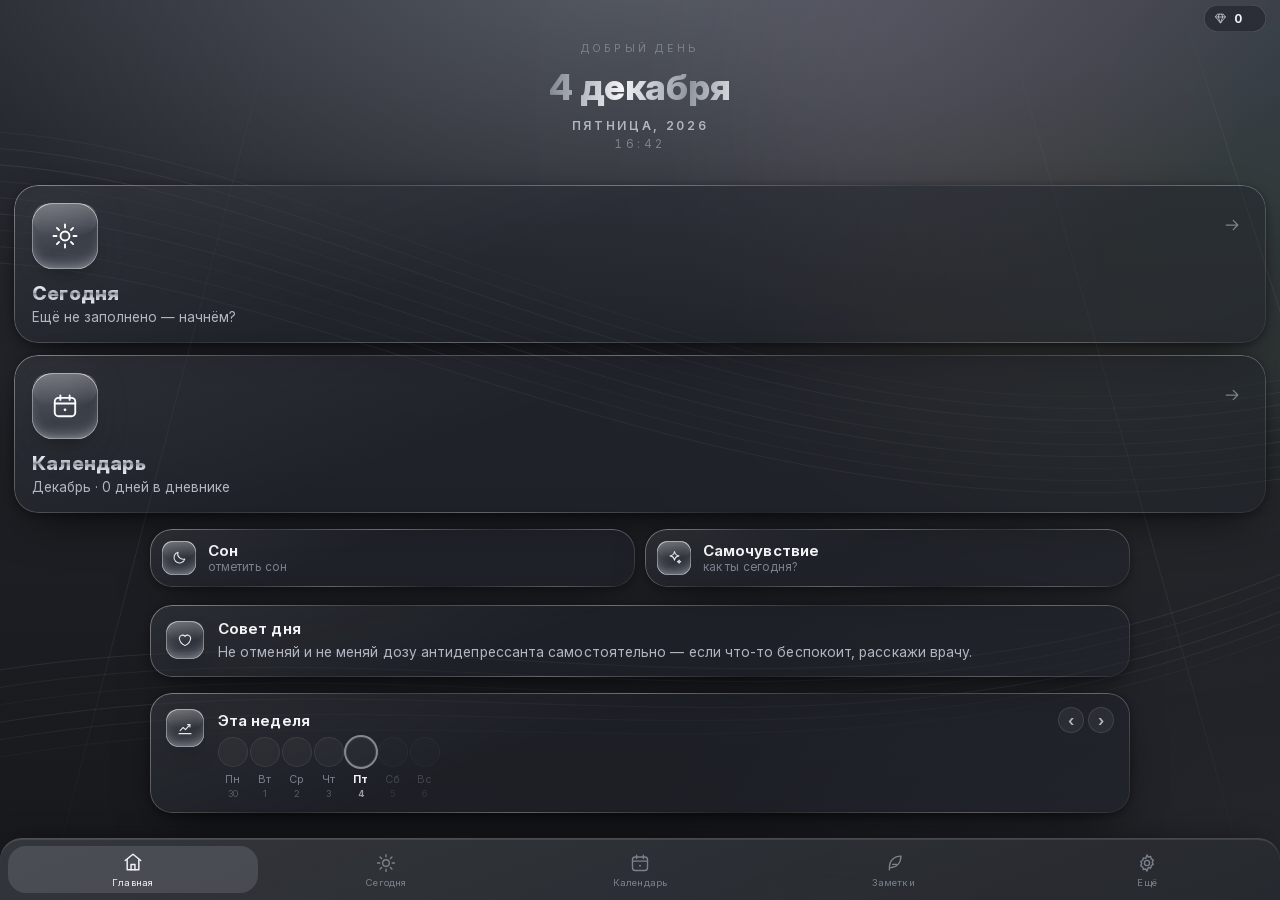
<file: index.html>
<!DOCTYPE html>
<html lang="ru" data-theme="silver">
<head>
  <meta charset="UTF-8">
  <meta name="viewport" content="width=device-width, initial-scale=1, viewport-fit=cover, maximum-scale=1">
  <meta name="apple-mobile-web-app-capable" content="yes">
  <meta name="mobile-web-app-capable" content="yes">
  <meta name="apple-mobile-web-app-status-bar-style" content="black-translucent">
  <meta name="apple-mobile-web-app-title" content="My Diary">
  <meta name="theme-color" content="#0b0c10">
  <link rel="manifest" href="manifest.webmanifest">
  <link rel="apple-touch-icon" sizes="180x180" href="apple-touch-icon-v2.png">
  <meta http-equiv="Content-Security-Policy" content="default-src 'self'; img-src 'self' data: blob:; style-src 'self' 'unsafe-inline'; script-src 'self'; connect-src 'self' https://api.github.com https://*.workers.dev">
  <title>My Diary</title>
  <link rel="stylesheet" href="styles.css">
  <link rel="stylesheet" href="silver.css">
  <link rel="stylesheet" href="mobile.css">
</head>
<body>
  <div id="bg"><div class="blob b1"></div><div class="blob b2"></div><div class="blob b3"></div><div class="blob b4"></div><div class="grain"></div></div>
  <div id="app">
    <div id="titlebar">
      <div class="tb-title"><img src="icon.svg" alt="">My Diary</div>
      <div class="tb-right"><button id="gem-badge" class="gem-badge" title="Кристаллы — раздел «Отдых»"></button>
      <div class="win-ctrls">
        <button id="w-min" title="Свернуть"><svg viewBox="0 0 10 10"><path d="M0 5h10" stroke="currentColor" stroke-width="1"/></svg></button>
        <button id="w-max" title="Развернуть"><svg viewBox="0 0 10 10"><rect x=".5" y=".5" width="9" height="9" fill="none" stroke="currentColor"/></svg></button>
        <button id="w-close" class="close" title="Закрыть"><svg viewBox="0 0 10 10"><path d="M0 0l10 10M10 0L0 10" stroke="currentColor" stroke-width="1"/></svg></button>
      </div></div>
    </div>
    <div id="main">
      <div id="side-handle"><div class="arrow glass"><svg viewBox="0 0 12 12"><path d="M4 2l4 4-4 4" fill="none" stroke="currentColor" stroke-width="1.6" stroke-linecap="round" stroke-linejoin="round"/></svg></div></div>
      <nav id="sidebar" class="glass"></nav>
      <div id="views"></div>
    </div>
  </div>
  <script src="js/webapi.js"></script>
  <script src="js/util.js"></script>
  <script src="js/catalog.js"></script>
  <script src="js/store.js"></script>
  <script src="js/periods.js"></script>
  <script src="js/metrics.js"></script>
  <script src="js/components.js"></script><script src="js/checkin.js"></script>
  <script src="js/icons.js"></script>
  <script src="js/photos.js"></script>
  <script src="js/silhouette.js"></script>
  <script src="js/sleepline.js"></script>
  <script src="js/charts.js"></script>
  <script src="js/report.js"></script>
  <script src="js/care-coupons.js"></script>
  <script src="js/game.js"></script>
  <script src="js/tests-data.js"></script>
  <script src="js/articles.js"></script>
  <script src="js/views/home.js"></script>
  <script src="js/views/day.js"></script>
  <script src="js/views/calendar.js"></script>
  <script src="js/views/analytics.js"></script>
  <script src="js/views/profile.js"></script>
  <script src="js/views/tests.js"></script>
  <script src="js/views/library.js"></script>
  <script src="js/relics.js"></script>
  <script src="js/caseart.js"></script>
  <script src="js/views/games.js"></script>
  <script src="js/journal-data.js"></script>
  <script src="js/paper-release.js"></script><script src="js/portrait-deck.js"></script><script src="js/views/journal.js"></script>
  <script src="js/views/sync-ui.js"></script>
  <script src="js/views/settings.js"></script>
  <script src="js/views/export.js"></script>
  <script src="js/config.js"></script>
  <script src="js/sync.js"></script>
  <script src="js/reminders.js"></script>
  <script src="js/app.js"></script>
  <script src="js/mobile.js"></script>
</body>
</html>
</file>
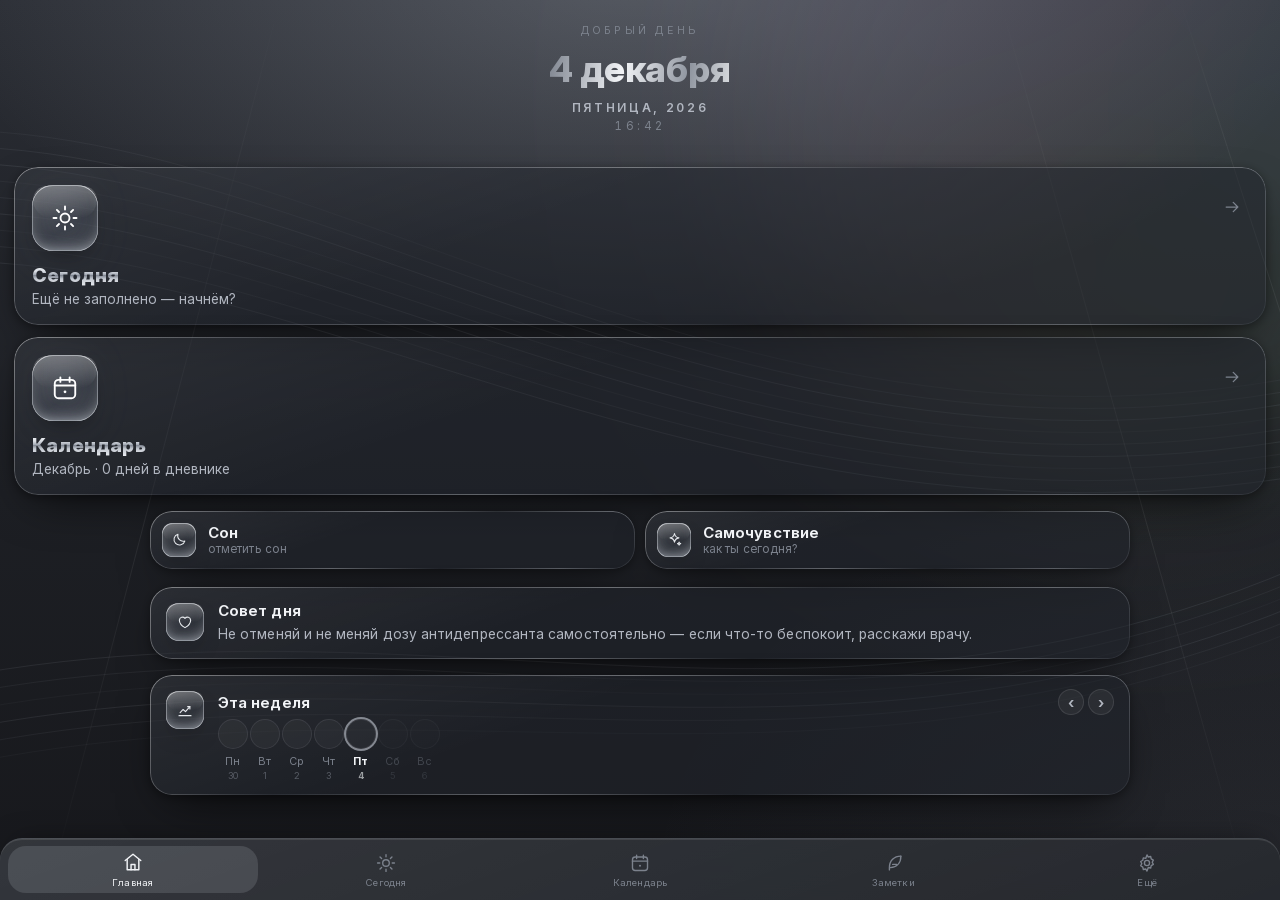
<file: 7zE42D4C591/index.html>
<!DOCTYPE html>
<html lang="ru" data-theme="silver">
<head>
  <meta charset="UTF-8">
  <meta name="viewport" content="width=device-width, initial-scale=1, viewport-fit=cover, maximum-scale=1">
  <meta name="apple-mobile-web-app-capable" content="yes">
  <meta name="mobile-web-app-capable" content="yes">
  <meta name="apple-mobile-web-app-status-bar-style" content="black-translucent">
  <meta name="apple-mobile-web-app-title" content="My Diary">
  <meta name="theme-color" content="#0b0c10">
  <link rel="manifest" href="manifest.webmanifest">
  <link rel="apple-touch-icon" href="apple-touch-icon.png">
  <meta http-equiv="Content-Security-Policy" content="default-src 'self'; img-src 'self' data: blob:; style-src 'self' 'unsafe-inline'; script-src 'self'; connect-src 'self' https://api.github.com https://*.workers.dev">
  <title>My Diary</title>
  <link rel="stylesheet" href="styles.css">
  <link rel="stylesheet" href="silver.css">
  <link rel="stylesheet" href="mobile.css">
</head>
<body>
  <div id="bg"><div class="blob b1"></div><div class="blob b2"></div><div class="blob b3"></div><div class="blob b4"></div><div class="grain"></div></div>
  <div id="app">
    <div id="titlebar">
      <div class="tb-title"><img src="icon.svg" alt="">My Diary</div>
      <div class="tb-right"><button id="gem-badge" class="gem-badge" title="Кристаллы — раздел «Отдых»"></button>
      <div class="win-ctrls">
        <button id="w-min" title="Свернуть"><svg viewBox="0 0 10 10"><path d="M0 5h10" stroke="currentColor" stroke-width="1"/></svg></button>
        <button id="w-max" title="Развернуть"><svg viewBox="0 0 10 10"><rect x=".5" y=".5" width="9" height="9" fill="none" stroke="currentColor"/></svg></button>
        <button id="w-close" class="close" title="Закрыть"><svg viewBox="0 0 10 10"><path d="M0 0l10 10M10 0L0 10" stroke="currentColor" stroke-width="1"/></svg></button>
      </div></div>
    </div>
    <div id="main">
      <div id="side-handle"><div class="arrow glass"><svg viewBox="0 0 12 12"><path d="M4 2l4 4-4 4" fill="none" stroke="currentColor" stroke-width="1.6" stroke-linecap="round" stroke-linejoin="round"/></svg></div></div>
      <nav id="sidebar" class="glass"></nav>
      <div id="views"></div>
    </div>
  </div>
  <script src="js/webapi.js"></script>
  <script src="js/util.js"></script>
  <script src="js/catalog.js"></script>
  <script src="js/store.js"></script>
  <script src="js/metrics.js"></script>
  <script src="js/components.js"></script>
  <script src="js/icons.js"></script>
  <script src="js/photos.js"></script>
  <script src="js/silhouette.js"></script>
  <script src="js/sleepline.js"></script>
  <script src="js/charts.js"></script>
  <script src="js/report.js"></script>
  <script src="js/care-coupons.js"></script>
  <script src="js/game.js"></script>
  <script src="js/tests-data.js"></script>
  <script src="js/articles.js"></script>
  <script src="js/views/home.js"></script>
  <script src="js/views/day.js"></script>
  <script src="js/views/calendar.js"></script>
  <script src="js/views/analytics.js"></script>
  <script src="js/views/profile.js"></script>
  <script src="js/views/tests.js"></script>
  <script src="js/views/library.js"></script>
  <script src="js/relics.js"></script>
  <script src="js/caseart.js"></script>
  <script src="js/views/games.js"></script>
  <script src="js/journal-data.js"></script>
  <script src="js/views/journal.js"></script>
  <script src="js/views/sync-ui.js"></script>
  <script src="js/views/settings.js"></script>
  <script src="js/views/export.js"></script>
  <script src="js/config.js"></script>
  <script src="js/sync.js"></script>
  <script src="js/reminders.js"></script>
  <script src="js/app.js"></script>
  <script src="js/mobile.js"></script>
</body>
</html>
</file>
<file: styles.css>
/* ============ Themes ============ */
:root {
  --ov: 255,255,255;
  --font: 'Segoe UI Variable Text', 'Segoe UI', system-ui, -apple-system, 'Inter', 'Noto Sans', sans-serif;
  --font-head: 'Segoe UI Variable Display', 'Segoe UI', system-ui, -apple-system, 'Inter', 'Noto Sans', sans-serif;
  --accent: #8b7cf6; --accent-2: #ec6fa5; --accent-rgb: 139,124,246; --on-accent: #fff;
  --glass-k: .6;
  --blur: calc(10px + 26px * var(--glass-k));
  --radius: 22px; --radius-sm: 14px;
  --spring: cubic-bezier(.34, 1.56, .64, 1);
  --ease: cubic-bezier(.22, .8, .24, 1);
  --fs: 1;
}
html[data-theme="glass"] {
  --bg: #efeaf7; --blob1: rgba(var(--accent-rgb), .55); --blob2: #ffc9df; --blob3: #b9dcff; --blob4: #fff1c9;
  --surface: rgba(255,255,255, calc(.28 + .3 * (1 - var(--glass-k)))); --surface-strong: rgba(255,255,255,.62); --surface-solid: #fbf9ff;
  --border: rgba(255,255,255,.75); --border-2: rgba(80,60,140,.10); --hl: rgba(255,255,255,.9);
  --shadow: 0 10px 40px -12px rgba(60,40,120,.22), 0 2px 8px -2px rgba(60,40,120,.08);
  --text: #1f1a33; --text-2: #5a5470; --text-3: #8f8aa3; --field: rgba(255,255,255,.55);
  color-scheme: light;
}
html[data-theme="night"] {
  --bg: #0f0f1f; --blob1: rgba(var(--accent-rgb), .42); --blob2: rgba(190,60,140,.35); --blob3: rgba(40,90,200,.35); --blob4: rgba(60,30,120,.4);
  --surface: rgba(255,255,255, calc(.05 + .06 * (1 - var(--glass-k)))); --surface-strong: rgba(40,38,70,.75); --surface-solid: #1d1b33;
  --border: rgba(255,255,255,.13); --border-2: rgba(255,255,255,.08); --hl: rgba(255,255,255,.18);
  --shadow: 0 14px 44px -12px rgba(0,0,0,.6), 0 2px 8px rgba(0,0,0,.25);
  --text: #f1eefc; --text-2: #b9b4d0; --text-3: #7f7a98; --field: rgba(255,255,255,.07);
  color-scheme: dark;
}
html[data-theme="powder"] {
  --font-head: 'Georgia', 'Cambria', 'Times New Roman', serif;
  --bg: #fbf1ea; --blob1: rgba(var(--accent-rgb), .30); --blob2: #f7cdbd; --blob3: #ecd6f3; --blob4: #fbe3c5;
  --surface: rgba(255,250,246, calc(.55 + .25 * (1 - var(--glass-k)))); --surface-strong: rgba(255,250,246,.88); --surface-solid: #fffaf6;
  --border: rgba(255,255,255,.9); --border-2: rgba(140,90,70,.12); --hl: rgba(255,255,255,.95);
  --shadow: 0 16px 40px -18px rgba(150,90,70,.28), 0 1px 3px rgba(150,90,70,.08);
  --text: #3b2a26; --text-2: #7a625a; --text-3: #ad958c; --field: rgba(255,255,255,.7);
  --radius: 28px; --radius-sm: 18px;
  color-scheme: light;
}
html[data-theme="minimal"] {
  --bg: #f4f4f2; --blob1: transparent; --blob2: transparent; --blob3: transparent; --blob4: transparent;
  --surface: #ffffff; --surface-strong: #ffffff; --surface-solid: #ffffff;
  --border: #e6e5e1; --border-2: #ebeae6; --hl: transparent;
  --shadow: 0 1px 2px rgba(0,0,0,.04);
  --text: #1b1b1a; --text-2: #5c5b57; --text-3: #94938d; --field: #f6f6f4;
  --blur: 0px; --radius: 16px; --radius-sm: 10px;
  color-scheme: light;
}
html[data-theme="aurora"] {
  --bg: #071318; --blob1: rgba(var(--accent-rgb), .45); --blob2: rgba(30,180,160,.42); --blob3: rgba(110,70,210,.45); --blob4: rgba(20,110,140,.4);
  --surface: rgba(255,255,255, calc(.05 + .06 * (1 - var(--glass-k)))); --surface-strong: rgba(18,40,48,.8); --surface-solid: #10262c;
  --border: rgba(160,255,240,.14); --border-2: rgba(255,255,255,.07); --hl: rgba(200,255,250,.2);
  --shadow: 0 14px 44px -12px rgba(0,0,0,.65);
  --text: #e9fbf8; --text-2: #a6c9c5; --text-3: #6d8f8c; --field: rgba(255,255,255,.07);
  color-scheme: dark;
}
html { font-size: calc(15px * var(--fs)); }
* { box-sizing: border-box; }
html, body { margin: 0; height: 100%; overflow: hidden; }
body { font-family: var(--font); color: var(--text); background: var(--bg); -webkit-font-smoothing: antialiased; user-select: none; }
input, textarea, button, select { font: inherit; color: inherit; }
textarea, input { user-select: text; }
h1, h2, h3, h4 { font-family: var(--font-head); margin: 0; font-weight: 650; letter-spacing: -.01em; }
html[data-theme="powder"] h1, html[data-theme="powder"] h2 { font-weight: 500; }
p { margin: 0 0 .7em; line-height: 1.55; }
.muted { color: var(--text-2); }
.faint { color: var(--text-3); }
::selection { background: rgba(var(--accent-rgb), .3); }
::-webkit-scrollbar { width: 10px; height: 10px; }
::-webkit-scrollbar-thumb { background: rgba(var(--accent-rgb), .25); border-radius: 10px; border: 3px solid transparent; background-clip: padding-box; }
::-webkit-scrollbar-thumb:hover { background: rgba(var(--accent-rgb), .45); background-clip: padding-box; border: 3px solid transparent; }
::-webkit-scrollbar-track { background: transparent; }

/* ============ Background blobs ============ */
#bg { position: fixed; inset: 0; overflow: hidden; z-index: 0; pointer-events: none; }
#bg .blob { position: absolute; border-radius: 50%; filter: blur(70px); opacity: .9; animation: drift 26s ease-in-out infinite alternate; }
#bg .b1 { width: 52vw; height: 52vw; left: -12vw; top: -18vw; background: var(--blob1); }
#bg .b2 { width: 42vw; height: 42vw; right: -10vw; top: 6vh; background: var(--blob2); animation-duration: 32s; animation-delay: -8s; }
#bg .b3 { width: 46vw; height: 46vw; left: 22vw; bottom: -26vw; background: var(--blob3); animation-duration: 38s; animation-delay: -15s; }
#bg .b4 { width: 26vw; height: 26vw; right: 16vw; bottom: 8vh; background: var(--blob4); animation-duration: 30s; animation-delay: -4s; }
@keyframes drift {
  0% { transform: translate(0,0) scale(1); }
  50% { transform: translate(4vw, 3vh) scale(1.08); }
  100% { transform: translate(-3vw, 5vh) scale(.95); }
}
#bg .grain { position: absolute; inset: 0; opacity: .035; background-image: url("data:image/svg+xml,%3Csvg xmlns='http://www.w3.org/2000/svg' width='160' height='160'%3E%3Cfilter id='n'%3E%3CfeTurbulence type='fractalNoise' baseFrequency='.9' numOctaves='2'/%3E%3C/filter%3E%3Crect width='100%25' height='100%25' filter='url(%23n)'/%3E%3C/svg%3E"); }
html[data-theme="minimal"] #bg { display: none; }

/* ============ Glass ============ */
.glass {
  position: relative;
  background: var(--surface);
  backdrop-filter: blur(var(--blur)) saturate(170%);
  border: 1px solid var(--border);
  border-radius: var(--radius);
  box-shadow: var(--shadow), inset 0 1px 0 var(--hl);
}
.glass::before { /* liquid specular edge */
  content: ''; position: absolute; inset: 0; border-radius: inherit; pointer-events: none;
  background: linear-gradient(135deg, rgba(255,255,255,.35), rgba(255,255,255,0) 38%, rgba(255,255,255,0) 70%, rgba(255,255,255,.12));
  mix-blend-mode: soft-light;
}
html[data-theme="minimal"] .glass::before, html[data-theme="night"] .glass::before, html[data-theme="aurora"] .glass::before { opacity: .35; }
.sheen::after {
  content: ''; position: absolute; inset: 0; border-radius: inherit; pointer-events: none; opacity: 0; transition: opacity .8s;
  background: radial-gradient(420px circle at var(--mx, 50%) var(--my, 50%), rgba(255,255,255,.22), transparent 45%);
}
.sheen:hover::after { opacity: 1; }
html[data-theme="minimal"] .sheen::after { display: none; }

/* ============ Shell ============ */
#app { position: relative; z-index: 1; height: 100%; display: flex; flex-direction: column; }
#titlebar { height: 40px; flex: none; display: flex; align-items: center; justify-content: space-between; -webkit-app-region: drag; padding-left: 18px; }
#titlebar .tb-title { font-size: .82rem; color: var(--text-2); display: flex; align-items: center; gap: 8px; letter-spacing: .01em; }
#titlebar .tb-title img { width: 16px; height: 16px; }
.win-ctrls { display: flex; -webkit-app-region: no-drag; height: 100%; }
.win-ctrls button { width: 46px; height: 100%; border: 0; background: transparent; color: var(--text-2); cursor: pointer; display: grid; place-items: center; transition: background .2s; }
.win-ctrls button:hover { background: rgba(var(--accent-rgb), .14); color: var(--text); }
.win-ctrls button.close:hover { background: #e5484d; color: #fff; }
.win-ctrls svg { width: 11px; height: 11px; }
#main { flex: 1; min-height: 0; position: relative; }

/* sidebar */
#side-handle { position: absolute; left: 0; top: 0; bottom: 0; width: 22px; z-index: 40; display: flex; align-items: center; }
#side-handle .arrow { margin-left: 6px; width: 22px; height: 64px; border-radius: 12px; display: grid; place-items: center; color: var(--text-2); transition: transform .35s var(--spring), opacity .3s; }
#side-handle .arrow svg { width: 12px; height: 12px; }
#side-handle:hover .arrow { transform: translateX(4px) scale(1.08); }
#sidebar { position: absolute; left: 12px; top: 8px; bottom: 14px; width: 248px; z-index: 50; padding: 18px 12px; display: flex; flex-direction: column; gap: 4px;
  transform: translateX(calc(-100% - 30px)); opacity: 0; transition: transform .5s var(--spring), opacity .3s; background: var(--surface-strong); }
#sidebar.open { transform: none; opacity: 1; }
html.pin-side #sidebar { transform: none; opacity: 1; }
html.pin-side #side-handle { display: none; }
html.pin-side .view { padding-left: 290px !important; }
.side-brand { display: flex; align-items: center; gap: 10px; padding: 4px 10px 16px; }
.side-brand img { width: 34px; height: 34px; }
.side-brand b { font-family: var(--font-head); font-size: 1.05rem; display: block; }
.side-brand span { font-size: .78rem; color: var(--text-3); }
.nav-item { position: relative; overflow: hidden; display: flex; align-items: center; gap: 12px; padding: 10px 12px; border-radius: 13px; cursor: pointer; color: var(--text-2); border: 0; background: transparent; text-align: left; font-size: .95rem; transition: background .25s, color .25s, transform .3s var(--spring); }
.nav-item:hover { background: rgba(var(--accent-rgb), .1); color: var(--text); transform: translateX(3px); }
.nav-item.on { background: rgba(var(--accent-rgb), .18); color: var(--text); font-weight: 600; }
.nav-item .ni-ico { width: 26px; text-align: center; font-size: 1.1rem; }
.nav-sep { height: 1px; background: var(--border-2); margin: 8px 10px; }
.side-foot { margin-top: auto; padding: 10px 12px 0; font-size: .74rem; color: var(--text-3); line-height: 1.5; }

/* views */
.view { position: absolute; inset: 0; overflow-y: auto; overflow-x: hidden; padding: 10px 46px 40px 56px; }
.view.enter { animation: viewIn .55s var(--ease) both; }
@keyframes viewIn { from { opacity: 0; transform: translateY(14px) scale(.985); filter: blur(6px); } to { opacity: 1; transform: none; filter: none; } }
.view-head { display: flex; align-items: center; gap: 14px; margin: 6px 0 22px; flex-wrap: wrap; }
.view-head h1 { font-size: 1.9rem; }
.view-head .sub { color: var(--text-2); font-size: .95rem; margin-top: 2px; }
.view-head .grow { flex: 1; }
.wrap { max-width: 1240px; margin: 0 auto; }

/* ============ Buttons & controls ============ */
.btn { position: relative; overflow: hidden; display: inline-flex; align-items: center; justify-content: center; gap: 8px; padding: 10px 18px; border-radius: 14px; border: 1px solid var(--border); background: var(--surface); backdrop-filter: blur(16px); cursor: pointer; font-weight: 550; font-size: .93rem; color: var(--text);
  transition: transform .35s var(--spring), box-shadow .3s, background .25s; box-shadow: inset 0 1px 0 var(--hl), 0 2px 10px -4px rgba(0,0,0,.1); white-space: nowrap; }
.btn:hover { transform: translateY(-1px); box-shadow: inset 0 1px 0 var(--hl), 0 8px 20px -8px rgba(var(--accent-rgb), .45); }
.btn:active { transform: scale(.95); transition-duration: .1s; }
.btn.primary { background: linear-gradient(135deg, var(--accent), var(--accent-2)); color: var(--on-accent); border-color: transparent; box-shadow: 0 8px 22px -8px rgba(var(--accent-rgb), .7), inset 0 1px 0 rgba(255,255,255,.35); }
.btn.ghost { background: transparent; backdrop-filter: none; box-shadow: none; }
.btn.ghost:hover { background: rgba(var(--accent-rgb), .1); }
.btn.danger { background: #e5484d; color: #fff; border-color: transparent; }
.btn.small { padding: 6px 12px; font-size: .84rem; border-radius: 11px; }
.btn:disabled { opacity: .5; pointer-events: none; }
.icon-btn { width: 36px; height: 36px; border-radius: 12px; border: 1px solid var(--border); background: var(--surface); display: inline-grid; place-items: center; cursor: pointer; color: var(--text-2); transition: transform .3s var(--spring), background .2s; flex: none; }
.icon-btn:hover { background: rgba(var(--accent-rgb), .14); color: var(--text); }
.icon-btn:active { transform: scale(.9); }
.ripple { position: absolute; border-radius: 50%; pointer-events: none; background: radial-gradient(circle, rgba(255,255,255,.55), rgba(255,255,255,0) 60%); transform: scale(0); animation: ripple .65s var(--ease) forwards; }
.btn.primary .ripple, .chip.on .ripple { background: radial-gradient(circle, rgba(255,255,255,.6), rgba(255,255,255,0) 60%); }
@keyframes ripple { to { transform: scale(1); opacity: 0; } }

.chip { position: relative; overflow: hidden; display: inline-flex; align-items: center; gap: 6px; padding: 7px 14px; border-radius: 999px; border: 1px solid var(--border-2); background: var(--field); cursor: pointer; font-size: .88rem; color: var(--text-2);
  transition: transform .35s var(--spring), background .25s, color .25s, border-color .25s, box-shadow .25s; }
.chip:hover { color: var(--text); border-color: rgba(var(--accent-rgb), .45); transform: translateY(-1px); }
.chip:active { transform: scale(.93); }
.chip.on { background: rgba(var(--accent-rgb), .9); color: var(--on-accent); border-color: transparent; box-shadow: 0 6px 16px -8px rgba(var(--accent-rgb), .9); }
.chip .chip-emoji { font-size: 1rem; }
.chips { display: flex; flex-wrap: wrap; gap: 8px; }

/* emotion bubbles */
.bubbles { display: flex; flex-wrap: wrap; gap: 10px; }
.bubble { position: relative; overflow: hidden; display: inline-flex; align-items: center; gap: 8px; padding: 8px 16px 8px 9px; border-radius: 999px; cursor: pointer; border: 1px solid var(--border); background: var(--field);
  box-shadow: inset 0 1px 0 var(--hl), 0 3px 10px -6px rgba(0,0,0,.15); animation: bubbleIn .55s var(--spring) both; transition: transform .4s var(--spring), background .3s, box-shadow .3s, color .3s; color: var(--text); }
.bubble-emoji { width: 32px; height: 32px; display: grid; place-items: center; font-size: 1.25rem; border-radius: 50%; background: var(--surface-strong); box-shadow: inset 0 1px 0 var(--hl); transition: transform .45s var(--spring); }
.bubble-label { font-size: .9rem; font-weight: 500; }
.bubble:hover { transform: translateY(-2px) scale(1.03); }
.bubble:hover .bubble-emoji { transform: rotate(-10deg) scale(1.12); }
.bubble:active { transform: scale(.94); }
.bubble.on { background: linear-gradient(135deg, rgba(var(--accent-rgb), .95), var(--accent-2)); color: var(--on-accent); border-color: transparent; box-shadow: 0 10px 22px -10px rgba(var(--accent-rgb), .9), inset 0 1px 0 rgba(255,255,255,.4); }
.bubble.on .bubble-emoji { background: rgba(255,255,255,.3); }
.bubble.just { animation: bubblePop .5s var(--spring); }
@keyframes bubbleIn { from { opacity: 0; transform: scale(.6) translateY(10px); } to { opacity: 1; transform: none; } }
@keyframes bubblePop { 0% { transform: scale(1); } 40% { transform: scale(1.14); } 100% { transform: scale(1); } }

/* slider: hairline track, small thumb, value on the right */
.slider { position: relative; display: flex; align-items: center; gap: 14px; padding: 4px 0; outline: none; --sl-color: var(--accent); }
.sl-track { position: relative; flex: 1; height: 26px; cursor: pointer; touch-action: none; }
.sl-line { position: absolute; left: 0; right: 0; top: 50%; height: 2px; transform: translateY(-50%); border-radius: 2px; background: color-mix(in srgb, var(--text) 13%, transparent); transition: height .35s var(--ease); }
.sl-track:hover .sl-line { height: 3px; }
.sl-fill { position: absolute; left: 0; top: 50%; height: 2px; transform: translateY(-50%); border-radius: 2px;
  background: linear-gradient(90deg, color-mix(in srgb, var(--sl-color) 25%, transparent), var(--sl-color)); transition: width .55s var(--ease), background .4s; }
.sl-track:hover .sl-fill { height: 3px; }
.sl-ticks { position: absolute; left: 0; right: 0; top: 50%; height: 0; pointer-events: none; }
.sl-ticks span { position: absolute; top: 5px; width: 2px; height: 2px; margin-left: -1px; border-radius: 50%; background: var(--text-3); opacity: .28; transition: opacity .3s; }
.sl-ticks span.major { opacity: .5; }
.sl-ticks span.on { opacity: .55; }
.sl-thumb { position: absolute; top: 50%; width: 14px; height: 14px; margin-left: -7px; transform: translateY(-50%); border-radius: 50%; background: #fff;
  box-shadow: 0 0 0 2px var(--sl-color), 0 2px 8px -1px rgba(0,0,0,.35), 0 0 14px -2px var(--sl-color);
  transition: left .55s var(--ease), transform .35s var(--ease), box-shadow .4s; }
.slider:hover .sl-thumb, .slider.drag .sl-thumb { transform: translateY(-50%) scale(1.25); }
.slider.drag .sl-thumb, .slider.drag .sl-fill { transition: transform .35s var(--ease), box-shadow .4s; }
.slider.is-empty .sl-thumb { opacity: 0; transform: translateY(-50%) scale(.3); }
.slider.is-empty .sl-track:hover .sl-thumb { opacity: .35; }
.slider:focus-visible .sl-thumb { box-shadow: 0 0 0 2px var(--sl-color), 0 0 0 6px rgba(var(--accent-rgb), .25); }
.sl-side { display: flex; align-items: center; gap: 2px; min-width: 62px; justify-content: flex-end; }
.sl-val { min-width: 40px; text-align: right; font-variant-numeric: tabular-nums; }
.sl-val b { font-size: .98rem; font-weight: 700; }
.sl-val small { font-size: .72rem; color: var(--text-3); margin-left: 1px; }
.sl-val .sl-dash { color: var(--text-3); }
.sl-val.pop { animation: numPop .35s var(--ease); }
.sl-clear { width: 20px; height: 20px; border-radius: 50%; border: 0; background: transparent; color: var(--text-3); cursor: pointer; opacity: 0; transition: opacity .2s, background .2s; font-size: .95rem; line-height: 1; padding: 0; }
.slider:hover .sl-clear { opacity: 1; }
.slider.is-empty .sl-clear { visibility: hidden; }
.sl-clear:hover { background: rgba(var(--accent-rgb), .15); color: var(--text); }
.sl-labels { position: absolute; left: 0; right: 76px; bottom: -10px; display: flex; justify-content: space-between; font-size: .68rem; color: var(--text-3); }
.slider.compact .sl-track { height: 22px; }

/* toggle: iOS-style liquid glass switch */
.toggle { width: 50px; height: 30px; border-radius: 999px; border: 0; padding: 0; position: relative; cursor: pointer; flex: none;
  background: color-mix(in srgb, var(--text) 14%, transparent); box-shadow: inset 0 0 0 .5px color-mix(in srgb, var(--text) 18%, transparent), inset 0 1px 3px rgba(0,0,0,.18);
  transition: background .45s var(--ease), box-shadow .45s; }
.toggle .knob { position: absolute; left: 2px; top: 2px; width: 26px; height: 26px; border-radius: 999px;
  background: radial-gradient(120% 120% at 30% 20%, #ffffff 0%, #f6f7f9 45%, #e2e5ea 100%);
  box-shadow: 0 3px 8px rgba(0,0,0,.28), 0 0 0 .5px rgba(0,0,0,.06), inset 0 -1px 1px rgba(0,0,0,.06), inset 0 1px 1px #fff;
  transition: left .45s cubic-bezier(.3,1.35,.5,1), width .3s var(--ease); }
.toggle:active .knob { width: 32px; }
.toggle.on { background: linear-gradient(135deg, var(--accent), var(--accent-2)); box-shadow: inset 0 0 0 .5px rgba(255,255,255,.3), 0 0 16px -4px rgba(var(--accent-rgb), .7); }
.toggle.on .knob { left: 22px; }
.toggle.on:active .knob { left: 16px; }
.toggle-row { display: flex; align-items: center; justify-content: space-between; gap: 14px; padding: 7px 0; cursor: pointer; }

/* stepper */
.stepper { display: inline-flex; align-items: center; gap: 4px; background: var(--field); border: 1px solid var(--border-2); border-radius: 14px; padding: 3px; }
.st-btn { width: 32px; height: 32px; border-radius: 11px; border: 0; background: var(--surface-strong); cursor: pointer; font-size: 1.1rem; color: var(--text); transition: transform .3s var(--spring), background .2s; box-shadow: inset 0 1px 0 var(--hl); }
.st-btn:hover { background: rgba(var(--accent-rgb), .18); }
.st-btn:active { transform: scale(.85); }
.st-val { min-width: 70px; text-align: center; font-weight: 600; font-size: .92rem; }
.st-val.pop, .pop-num { animation: numPop .35s var(--spring); }
@keyframes numPop { 0% { transform: scale(.8); opacity: .4; } 100% { transform: scale(1); opacity: 1; } }

/* segmented */
.segmented { position: relative; display: inline-flex; padding: 4px; border-radius: 14px; background: var(--field); border: 1px solid var(--border-2); flex-wrap: wrap; }
.seg { position: relative; z-index: 1; border: 0; background: transparent; padding: 7px 14px; border-radius: 10px; cursor: pointer; color: var(--text-2); font-size: .88rem; transition: color .25s; }
.seg.on { color: var(--on-accent); font-weight: 600; }
.seg-ind { position: absolute; left: 4px; top: 4px; bottom: 4px; border-radius: 10px; background: linear-gradient(135deg, var(--accent), var(--accent-2)); transition: transform .45s var(--spring), width .45s var(--spring), opacity .2s; opacity: 0; box-shadow: 0 4px 12px -4px rgba(var(--accent-rgb), .8); }

/* inputs */
.inp, .ta, select.inp { width: 100%; padding: 10px 14px; border-radius: 13px; border: 1px solid var(--border-2); background: var(--field); outline: none; transition: border-color .2s, box-shadow .25s, background .2s; font-size: .93rem; }
.inp:focus, .ta:focus { border-color: rgba(var(--accent-rgb), .6); box-shadow: 0 0 0 4px rgba(var(--accent-rgb), .15); background: var(--surface-strong); }
.ta { resize: none; line-height: 1.55; min-height: 70px; overflow: hidden; }
.inp[type="time"], .inp[type="date"] { font-variant-numeric: tabular-nums; }
.inp::-webkit-calendar-picker-indicator { opacity: .5; cursor: pointer; }
html[data-theme="night"] .inp::-webkit-calendar-picker-indicator, html[data-theme="aurora"] .inp::-webkit-calendar-picker-indicator { filter: invert(1); }
.unit-inp { position: relative; }
.unit-inp .inp { padding-right: 52px; }
.unit-inp .unit { position: absolute; right: 12px; top: 50%; transform: translateY(-50%); color: var(--text-3); font-size: .85rem; pointer-events: none; font-weight: 600; }
.field { display: flex; flex-direction: column; gap: 6px; }
.field-label { font-size: .8rem; color: var(--text-2); font-weight: 600; letter-spacing: .01em; }
.field-hint { font-size: .75rem; color: var(--text-3); }
.grid2 { display: grid; grid-template-columns: 1fr 1fr; gap: 14px; }
.grid3 { display: grid; grid-template-columns: repeat(3, 1fr); gap: 14px; }
.grid4 { display: grid; grid-template-columns: repeat(4, 1fr); gap: 14px; }
.row { display: flex; align-items: center; gap: 10px; }
.row.wrapr { flex-wrap: wrap; }
.space { flex: 1; }
.fsection { margin-bottom: 22px; }
.fsection-title { font-size: .78rem; text-transform: uppercase; letter-spacing: .08em; color: var(--text-3); font-weight: 700; margin-bottom: 10px; }

/* modal */
.modal-back { position: fixed; inset: 0; z-index: 200; display: grid; place-items: center; background: rgba(20,14,40,.28); backdrop-filter: blur(6px); animation: fadeIn .3s both; }
.modal-back.closing { animation: fadeOut .26s both; }
.modal { width: min(560px, calc(100vw - 60px)); max-height: calc(100vh - 80px); display: flex; flex-direction: column; background: var(--surface-strong); animation: modalIn .5s var(--spring) both; }
.modal.wide { width: min(880px, calc(100vw - 60px)); }
.modal-back.closing .modal { animation: modalOut .25s var(--ease) both; }
.modal-head { display: flex; align-items: center; justify-content: space-between; padding: 20px 22px 8px; }
.modal-head h3 { font-size: 1.25rem; }
.modal-body { padding: 10px 22px 18px; overflow-y: auto; }
.modal-actions { display: flex; justify-content: flex-end; gap: 10px; padding: 12px 22px 20px; border-top: 1px solid var(--border-2); }
@keyframes fadeIn { from { opacity: 0; } } @keyframes fadeOut { to { opacity: 0; } }
@keyframes modalIn { from { opacity: 0; transform: translateY(24px) scale(.94); } to { opacity: 1; transform: none; } }
@keyframes modalOut { to { opacity: 0; transform: translateY(12px) scale(.97); } }

#toasts { position: fixed; right: 26px; bottom: 26px; z-index: 300; display: flex; flex-direction: column; gap: 10px; align-items: flex-end; }
.toast { display: flex; gap: 10px; align-items: center; padding: 12px 18px; border-radius: 16px; background: var(--surface-strong); animation: toastIn .5s var(--spring) both; font-size: .92rem; }
.toast.out { animation: toastOut .4s var(--ease) both; }
.toast-ico { width: 24px; height: 24px; border-radius: 50%; display: grid; place-items: center; background: linear-gradient(135deg, var(--accent), var(--accent-2)); color: #fff; font-size: .8rem; }
@keyframes toastIn { from { opacity: 0; transform: translateY(20px) scale(.9); } }
@keyframes toastOut { to { opacity: 0; transform: translateX(30px); } }

.popover { position: fixed; z-index: 150; width: 290px; padding: 16px; background: var(--surface-strong); animation: popIn .4s var(--spring) both; }
.popover.closing { animation: fadeOut .2s both; }
@keyframes popIn { from { opacity: 0; transform: scale(.9) translateX(-8px); } }
.popover h4 { margin-bottom: 10px; font-size: 1rem; }

/* ring */
.ring-wrap { position: relative; }
.ring-bg { fill: none; stroke: var(--field); stroke-width: 10; }
.ring-fg { fill: none; stroke-width: 10; stroke-linecap: round; transition: stroke-dashoffset 1.2s var(--ease); }
.ring-center { position: absolute; inset: 0; display: flex; flex-direction: column; align-items: center; justify-content: center; }
.ring-val { font-size: 1.7rem; font-weight: 700; font-family: var(--font-head); }
.ring-lbl { font-size: .7rem; color: var(--text-3); text-transform: uppercase; letter-spacing: .06em; }

.empty { text-align: center; padding: 40px 20px; color: var(--text-2); }
.empty-ico { font-size: 2.4rem; margin-bottom: 10px; }
.badge { display: inline-flex; align-items: center; gap: 5px; padding: 4px 11px; border-radius: 999px; font-size: .78rem; font-weight: 600; background: rgba(var(--accent-rgb), .14); color: var(--text); white-space: nowrap; }
.badge.warn { background: rgba(240,160,40,.2); }
.badge.bad { background: rgba(229,72,77,.18); }
.badge.good { background: rgba(60,180,120,.18); }
.card { padding: 20px 22px; }
.card-title { display: flex; align-items: center; gap: 10px; margin-bottom: 14px; }
.card-title h3 { font-size: 1.08rem; }
.card-title .ico { font-size: 1.15rem; }
.stack { display: flex; flex-direction: column; gap: 16px; }
.hr { height: 1px; background: var(--border-2); margin: 14px 0; }
a { color: var(--accent); }
kbd { font-family: inherit; font-size: .8em; padding: 1px 6px; border-radius: 6px; background: var(--field); border: 1px solid var(--border-2); }

/* ============ Home ============ */
.home { min-height: 100%; display: flex; flex-direction: column; align-items: center; padding-top: 4vh; }
.home-greet { text-align: center; margin-bottom: 4px; color: var(--text-2); font-size: 1.05rem; animation: viewIn .7s var(--ease) both; }
.home-date { text-align: center; font-size: 3.2rem; font-family: var(--font-head); font-weight: 650; letter-spacing: -.02em; animation: viewIn .7s .05s var(--ease) both; }
html[data-theme="powder"] .home-date { font-weight: 400; font-style: italic; }
.home-wd { text-align: center; color: var(--text-2); margin-bottom: 4px; animation: viewIn .7s .1s var(--ease) both; }
.home-clock { text-align: center; color: var(--text-3); font-variant-numeric: tabular-nums; margin-bottom: 34px; animation: viewIn .7s .12s var(--ease) both; }
.home-tiles { display: flex; gap: 26px; margin-bottom: 34px; }
.tile { position: relative; overflow: hidden; width: clamp(300px, 22vw, 400px); height: clamp(200px, 15vw, 260px); padding: 26px; border-radius: 30px; cursor: pointer; display: flex; flex-direction: column; text-align: left; border: 1px solid var(--border);
  animation: tileIn .8s var(--spring) both; transition: transform .9s var(--ease), box-shadow .9s var(--ease); }
.tile:nth-child(2) { animation-delay: .08s; }
.tile:hover { transform: translateY(-6px) scale(1.02); box-shadow: 0 26px 50px -20px rgba(var(--accent-rgb), .55), inset 0 1px 0 var(--hl); }
.tile:active { transform: scale(.97); }
.tile .t-ico { width: 58px; height: 58px; border-radius: 18px; display: grid; place-items: center; font-size: 1.8rem; background: linear-gradient(135deg, var(--accent), var(--accent-2)); box-shadow: 0 10px 22px -8px rgba(var(--accent-rgb), .8), inset 0 1px 0 rgba(255,255,255,.4); color: #fff; transition: transform .6s var(--spring); }
.tile:hover .t-ico { transform: rotate(-8deg) scale(1.08); }
.tile .t-title { margin-top: auto; font-size: 1.6rem; font-family: var(--font-head); font-weight: 650; }
.tile .t-sub { color: var(--text-2); font-size: .9rem; margin-top: 4px; }
.tile .t-arrow { position: absolute; right: 24px; top: 30px; color: var(--text-3); transition: transform .4s var(--spring); }
.tile:hover .t-arrow { transform: translateX(5px); color: var(--text); }
@keyframes tileIn { from { opacity: 0; transform: translateY(30px) scale(.92); } }
.home-strip { display: flex; gap: 14px; flex-wrap: wrap; justify-content: center; max-width: 980px; animation: viewIn .8s .25s var(--ease) both; }
.mini { padding: 14px 18px; min-width: 170px; display: flex; gap: 12px; align-items: center; border-radius: 18px; }
.mini .m-ico { font-size: 1.4rem; }
.mini .m-v { font-weight: 650; font-size: 1rem; }
.mini .m-l { font-size: .78rem; color: var(--text-3); }
.home-cards { display: grid; grid-template-columns: 1fr 1fr; gap: 16px; width: min(980px, 100%); margin-top: 18px; animation: viewIn .8s .3s var(--ease) both; }
.tip-card { padding: 18px 20px; display: flex; gap: 14px; align-items: flex-start; }
.tip-card .tc-ico { font-size: 1.5rem; }
.tip-card .tc-t { font-weight: 650; margin-bottom: 4px; }
.tip-card p { margin: 0; color: var(--text-2); font-size: .92rem; }
.week-dots { display: flex; gap: 10px; align-items: flex-end; }
.wd { display: flex; flex-direction: column; align-items: center; gap: 6px; font-size: .72rem; color: var(--text-3); cursor: pointer; }
.wd .dot { width: 30px; height: 30px; border-radius: 50%; background: var(--field); border: 1px solid var(--border-2); transition: transform .35s var(--spring); display: grid; place-items: center; font-size: .72rem; color: #fff; font-weight: 700; }
.wd:hover .dot { transform: scale(1.15); }
.wd.today { color: var(--text); font-weight: 700; }

/* ============ Day ============ */
.day-head { display: flex; align-items: center; gap: 12px; margin: 4px 0 20px; flex-wrap: wrap; }
.day-head h1 { font-size: 1.85rem; }
.day-head .dh-sub { color: var(--text-2); font-size: .9rem; display: flex; gap: 8px; align-items: center; flex-wrap: wrap; margin-top: 4px; }
.save-ind { font-size: .78rem; color: var(--text-3); display: inline-flex; align-items: center; gap: 6px; transition: color .3s; }
.save-ind .sdot { width: 7px; height: 7px; border-radius: 50%; background: #3cb478; }
.save-ind.saving .sdot { background: #f0a43a; animation: blink .8s infinite; }
@keyframes blink { 50% { opacity: .3; } }
.day-grid { display: grid; grid-template-columns: 300px 1fr; gap: 24px; align-items: start; }
.day-left { position: sticky; top: 0; display: flex; flex-direction: column; gap: 16px; }
.sil-card { padding: 16px 12px 14px; display: flex; flex-direction: column; align-items: center; }
.sil-card .hint { font-size: .78rem; color: var(--text-3); text-align: center; margin-top: 6px; }
.silhouette { width: 100%; height: auto; max-height: calc(100vh - 380px); min-height: 300px; overflow: visible; }
.zone-hit { fill: transparent; cursor: pointer; transition: fill .3s; }
.zone-hit.hover { fill: rgba(var(--accent-rgb), .16); }
.zone-glow { animation: glowPulse 2.6s ease-in-out infinite; transform-box: fill-box; transform-origin: center; pointer-events: none; }
@keyframes glowPulse { 50% { transform: scale(1.12); } }
.whole-body { margin-top: 8px; }
.day-blocks { display: flex; flex-direction: column; gap: 16px; min-width: 0; }
.block { padding: 18px 22px 20px; animation: blockIn .6s var(--ease) both; }
@keyframes blockIn { from { opacity: 0; transform: translateY(18px); } }
.block-head { display: flex; align-items: center; gap: 10px; margin-bottom: 14px; }
.block-head .bh-ico { width: 34px; height: 34px; border-radius: 11px; display: grid; place-items: center; background: rgba(var(--accent-rgb), .15); font-size: 1.05rem; }
.block-head h3 { font-size: 1.08rem; }
.block-head .edited { margin-left: auto; font-size: .75rem; color: var(--text-3); white-space: nowrap; }
.block-head .edited.fresh { animation: numPop .4s var(--spring); color: var(--accent); }
.srow { display: grid; grid-template-columns: 200px 1fr; align-items: center; gap: 14px; padding: 2px 0; }
.srow .s-name { font-size: .92rem; color: var(--text); display: flex; align-items: center; gap: 8px; }
.srow .s-name .s-rm { opacity: 0; border: 0; background: none; cursor: pointer; color: var(--text-3); transition: opacity .2s; padding: 0 4px; font-size: .95rem; }
.srow:hover .s-name .s-rm { opacity: 1; }
.srow.flash { animation: flash 1.2s var(--ease); border-radius: 12px; }
@keyframes flash { 0%, 40% { background: rgba(var(--accent-rgb), .18); } 100% { background: transparent; } }
.sub-title { font-size: .78rem; text-transform: uppercase; letter-spacing: .07em; color: var(--text-3); font-weight: 700; margin: 16px 0 8px; }
.emo-rows { display: flex; flex-direction: column; gap: 10px; margin-top: 14px; }
.emo-row { padding: 12px 14px; border-radius: 16px; background: var(--field); border: 1px solid var(--border-2); animation: rowIn .45s var(--spring) both; }
@keyframes rowIn { from { opacity: 0; transform: translateY(-8px) scale(.97); } }
.emo-row .er-top { display: grid; grid-template-columns: 190px 1fr auto; gap: 12px; align-items: center; }
.emo-row .er-name { display: flex; align-items: center; gap: 8px; font-weight: 600; font-size: .93rem; }
.emo-row .er-name .e { font-size: 1.2rem; }
.emo-row .note-area { overflow: hidden; transition: max-height .45s var(--ease), opacity .3s, margin .3s; max-height: 0; opacity: 0; }
.emo-row .note-area.open { max-height: 400px; opacity: 1; margin-top: 10px; }
.note-wrap { position: relative; }
.note-wrap .ta { padding-right: 40px; min-height: 64px; }
.note-x { position: absolute; right: 8px; top: 8px; width: 26px; height: 26px; border-radius: 50%; border: 0; background: var(--surface-strong); cursor: pointer; color: var(--text-2); transition: transform .3s var(--spring); }
.note-x:hover { transform: rotate(90deg); }
.note-btn { border: 0; background: none; cursor: pointer; color: var(--text-3); font-size: .82rem; padding: 4px 8px; border-radius: 9px; }
.note-btn:hover { background: rgba(var(--accent-rgb), .12); color: var(--text); }
.note-btn.has { color: var(--accent); font-weight: 600; }
.sleep-row { display: grid; grid-template-columns: 1fr 1fr 1.2fr; gap: 16px; align-items: end; }
.sleep-total { text-align: center; padding: 12px; border-radius: 16px; background: rgba(var(--accent-rgb), .12); }
.sleep-total .v { font-size: 1.5rem; font-weight: 700; font-family: var(--font-head); }
.sleep-total .l { font-size: .75rem; color: var(--text-2); }
.sleep-bar { position: relative; height: 34px; border-radius: 12px; background: var(--field); margin-top: 14px; overflow: hidden; border: 1px solid var(--border-2); }
.sleep-bar .seg-sleep { position: absolute; top: 4px; bottom: 4px; border-radius: 9px; background: linear-gradient(90deg, var(--accent), var(--accent-2)); transition: left .6s var(--spring), width .6s var(--spring); box-shadow: 0 4px 10px -4px rgba(var(--accent-rgb), .8); }
.sleep-bar .hours { position: absolute; inset: 0; display: flex; justify-content: space-between; padding: 0 8px; align-items: center; font-size: .66rem; color: var(--text-3); pointer-events: none; }
.cycle-info { display: flex; gap: 14px; align-items: center; padding: 14px 16px; border-radius: 16px; background: linear-gradient(135deg, rgba(236,111,165,.16), rgba(var(--accent-rgb), .12)); margin-bottom: 14px; }
.cycle-info .ci-day { font-size: 2rem; font-weight: 700; font-family: var(--font-head); line-height: 1; }
.cycle-info .ci-l { font-size: .72rem; color: var(--text-2); }
.med-row { display: flex; align-items: center; gap: 14px; padding: 12px 14px; border-radius: 16px; background: var(--field); border: 1px solid var(--border-2); margin-bottom: 10px; }
.med-row .m-dot { width: 10px; height: 10px; border-radius: 50%; flex: none; }
.med-row .m-name { font-weight: 600; }
.med-row .m-dose { font-size: .82rem; color: var(--text-2); }
.slot { position: relative; overflow: hidden; border: 1px solid var(--border-2); background: var(--surface-strong); border-radius: 12px; padding: 7px 12px; cursor: pointer; font-size: .84rem; display: inline-flex; gap: 6px; align-items: center; transition: transform .35s var(--spring), background .25s, color .25s; color: var(--text-2); }
.slot .chk { width: 18px; height: 18px; border-radius: 6px; border: 1.5px solid var(--text-3); display: grid; place-items: center; font-size: .7rem; transition: all .3s var(--spring); }
.slot.on { background: rgba(60,180,120,.18); color: var(--text); border-color: rgba(60,180,120,.4); }
.slot.on .chk { background: #3cb478; border-color: #3cb478; color: #fff; transform: scale(1.1); }
.slot:active { transform: scale(.92); }
.kv { display: grid; grid-template-columns: repeat(auto-fill, minmax(190px, 1fr)); gap: 14px; }
.day-report { padding: 20px 22px; border-radius: var(--radius); background: linear-gradient(135deg, rgba(var(--accent-rgb), .18), rgba(236,111,165,.12)); border: 1px solid var(--border); }

/* report modal */
.report h4 { margin: 16px 0 6px; font-size: .95rem; }
.report ul { margin: 0; padding-left: 20px; line-height: 1.6; color: var(--text-2); }
.report .r-top { display: flex; gap: 20px; align-items: center; margin-bottom: 8px; }
.report .r-sum { font-size: 1rem; line-height: 1.6; }
.disclaimer { font-size: .76rem; color: var(--text-3); margin-top: 16px; line-height: 1.5; }

/* ============ Calendar ============ */
.cal-wrap { display: grid; grid-template-columns: 1fr 300px; gap: 22px; align-items: start; }
.cal { padding: 20px; }
.cal-head { display: flex; align-items: center; gap: 10px; margin-bottom: 16px; }
.cal-head h2 { font-size: 1.5rem; min-width: 220px; }
.cal-grid { display: grid; grid-template-columns: repeat(7, 1fr); gap: 8px; }
.cal-wd { text-align: center; font-size: .75rem; color: var(--text-3); font-weight: 700; text-transform: uppercase; letter-spacing: .06em; padding-bottom: 4px; }
.cal-cell { position: relative; overflow: hidden; aspect-ratio: 1.15; transition-duration: .8s !important; border-radius: 16px; border: 1px solid var(--border-2); background: var(--field); cursor: pointer; padding: 8px 10px; display: flex; flex-direction: column; transition: transform .4s var(--spring), box-shadow .3s, border-color .3s; animation: cellIn .5s var(--spring) both; }
@keyframes cellIn { from { opacity: 0; transform: scale(.85); } }
.cal-cell:hover { transform: translateY(-3px) scale(1.04); box-shadow: 0 12px 24px -12px rgba(var(--accent-rgb), .6); border-color: rgba(var(--accent-rgb), .5); z-index: 2; }
.cal-cell:active { transform: scale(.96); }
.cal-cell.other { opacity: .35; }
.cal-cell.future { opacity: .7; }
.cal-cell .cd-n { font-weight: 650; font-size: .95rem; }
.cal-cell.today { border: 2px solid var(--accent); }
.cal-cell.today .cd-n { color: var(--accent); }
.cal-cell .cd-fill { position: absolute; inset: 0; opacity: .3; pointer-events: none; }
.cal-cell .cd-marks { margin-top: auto; display: flex; gap: 4px; flex-wrap: wrap; align-items: center; position: relative; }
.cal-cell .cd-idx { position: absolute; right: 9px; top: 8px; font-size: .7rem; font-weight: 700; color: var(--text-2); }
.mk { width: 8px; height: 8px; border-radius: 50%; }
.mk.period { background: #e0528a; }
.mk.pred { border: 1.5px dashed #e0528a; width: 9px; height: 9px; }
.mk.pms { background: #f0a43a; }
.mk.miss { background: #8a8aa0; }
.mk.note { background: var(--accent); }
.mk.lowsleep { background: #4a6fe0; }
.legend { display: flex; flex-direction: column; gap: 8px; font-size: .84rem; color: var(--text-2); }
.legend .lg { display: grid; grid-template-columns: 18px minmax(0, 1fr); align-items: center; gap: 10px; }
.legend .lg > :first-child { justify-self: center; }
.legend .lg-scale { height: 10px; border-radius: 10px; background: linear-gradient(90deg, hsl(0,65%,55%), hsl(50,65%,55%), hsl(140,65%,52%)); }
.stat-list { display: flex; flex-direction: column; gap: 10px; }
.stat { display: flex; justify-content: space-between; font-size: .9rem; }
.stat b { font-weight: 650; }
.cal-tip { position: fixed; z-index: 160; pointer-events: none; padding: 10px 14px; font-size: .82rem; background: var(--surface-strong); border-radius: 14px; max-width: 240px; animation: fadeIn .2s both; line-height: 1.5; }

/* ============ Analytics ============ */
.chart-card { padding: 20px 22px; }
.chart { position: relative; width: 100%; }
.chart svg { display: block; width: 100%; overflow: visible; }
.chart .axis text { fill: var(--text-3); font-size: 11px; }
.chart .grid line { stroke: var(--border-2); }
.chart .crosshair { stroke: var(--text-3); stroke-dasharray: 3 3; }
.chart-tip { position: absolute; pointer-events: none; padding: 9px 12px; border-radius: 12px; background: var(--surface-strong); border: 1px solid var(--border); box-shadow: var(--shadow); font-size: .8rem; min-width: 150px; z-index: 5; backdrop-filter: blur(16px); }
.chart-tip .tt-d { font-weight: 700; margin-bottom: 4px; }
.chart-tip .tt-r { display: flex; align-items: center; gap: 8px; justify-content: space-between; }
.chart-tip .sw { width: 10px; height: 3px; border-radius: 2px; display: inline-block; }
.chart-legend { display: flex; gap: 16px; flex-wrap: wrap; font-size: .82rem; color: var(--text-2); margin-top: 8px; }
.chart-legend span { display: inline-flex; align-items: center; gap: 6px; }
.chart-legend i { width: 14px; height: 3px; border-radius: 2px; display: inline-block; }
.corr { display: flex; gap: 12px; padding: 12px 14px; border-radius: 14px; background: var(--field); border: 1px solid var(--border-2); align-items: center; }
.corr .c-ico { font-size: 1.2rem; }
.corr .c-t { font-size: .9rem; line-height: 1.45; }
.corr .c-s { font-size: .74rem; color: var(--text-3); }
.bar-row { display: grid; grid-template-columns: 180px 1fr 60px; gap: 12px; align-items: center; font-size: .88rem; margin-bottom: 8px; }
.emotion-stats-value {line-height:1.3;white-space:nowrap}
.emotion-frequency-row {grid-template-columns:minmax(0,128px) minmax(24px,1fr) max-content;gap:8px}
.bar-row .bar { height: 12px; border-radius: 6px; background: var(--field); overflow: hidden; }
.bar-row .bar i { display: block; height: 100%; border-radius: 6px; background: linear-gradient(90deg, var(--accent), var(--accent-2)); transform-origin: left; animation: barGrow .9s var(--ease) both; }
@keyframes barGrow { from { transform: scaleX(0); } }
table.tbl { width: 100%; border-collapse: collapse; font-size: .86rem; }
table.tbl th { text-align: left; font-weight: 650; color: var(--text-2); padding: 8px; border-bottom: 1px solid var(--border-2); font-size: .78rem; }
table.tbl td { padding: 8px; border-bottom: 1px solid var(--border-2); }
.heat { display: inline-block; min-width: 38px; text-align: center; padding: 3px 6px; border-radius: 8px; font-weight: 650; font-size: .8rem; }

/* ============ Profile / Labs ============ */
.tabs-row { margin-bottom: 20px; }
.lab-grid { display: grid; grid-template-columns: repeat(auto-fill, minmax(260px, 1fr)); gap: 14px; }
.lab-card { padding: 16px 18px; cursor: pointer; transition: transform .85s var(--ease), box-shadow .85s var(--ease); }
.lab-card:hover { transform: translateY(-3px); }
.lab-card .lc-name { font-weight: 650; }
.lab-card .lc-val { font-size: 1.6rem; font-weight: 700; font-family: var(--font-head); margin: 8px 0 2px; }
.lab-card .lc-val small { font-size: .8rem; color: var(--text-3); font-weight: 500; margin-left: 4px; }
.lab-card .lc-meta { font-size: .78rem; color: var(--text-3); }
.spark { width: 100%; height: 40px; margin-top: 8px; }
.list-item { display: flex; align-items: center; gap: 14px; padding: 14px 16px; border-radius: 16px; background: var(--field); border: 1px solid var(--border-2); margin-bottom: 10px; animation: rowIn .4s var(--spring) both; }
.list-item .li-main { flex: 1; min-width: 0; }
.list-item .li-t { font-weight: 650; }
.list-item .li-s { font-size: .82rem; color: var(--text-2); margin-top: 2px; }
.tag-input { display: flex; flex-wrap: wrap; gap: 8px; align-items: center; padding: 8px; border-radius: 14px; border: 1px solid var(--border-2); background: var(--field); }
.tag-input .tag { display: inline-flex; gap: 6px; align-items: center; padding: 5px 10px; border-radius: 999px; background: rgba(var(--accent-rgb), .18); font-size: .85rem; animation: bubbleIn .4s var(--spring) both; }
.tag-input .tag button { border: 0; background: none; cursor: pointer; color: var(--text-2); padding: 0; }
.tag-input input { flex: 1; min-width: 140px; border: 0; background: transparent; outline: none; padding: 5px; }
.status-low { color: #4a7fe0; } .status-high { color: #e5484d; } .status-ok { color: #2e9e64; }

/* ============ Tests ============ */
.test-grid { display: grid; grid-template-columns: repeat(auto-fill, minmax(300px, 1fr)); gap: 16px; }
.test-card { padding: 22px; display: flex; flex-direction: column; gap: 10px; }
.test-card .tc-ico { font-size: 1.8rem; }
.test-card h3 { font-size: 1.12rem; }
.test-card p { font-size: .88rem; color: var(--text-2); margin: 0; }
.test-card .tc-foot { margin-top: auto; display: flex; align-items: center; gap: 10px; padding-top: 8px; }
.q-progress { height: 6px; border-radius: 6px; background: var(--field); overflow: hidden; margin-bottom: 20px; }
.q-progress i { display: block; height: 100%; background: linear-gradient(90deg, var(--accent), var(--accent-2)); transition: width .5s var(--spring); }
.q-text { font-size: 1.2rem; font-weight: 600; margin-bottom: 18px; line-height: 1.45; min-height: 70px; animation: viewIn .4s var(--ease) both; }
.q-opts { display: flex; flex-direction: column; gap: 10px; }
.q-opt { position: relative; overflow: hidden; text-align: left; padding: 14px 18px; border-radius: 16px; border: 1px solid var(--border-2); background: var(--field); cursor: pointer; font-size: .95rem; transition: transform .35s var(--spring), background .25s, border-color .25s; animation: rowIn .4s var(--spring) both; }
.q-opt:hover { border-color: rgba(var(--accent-rgb), .5); transform: translateX(4px); }
.q-opt.on { background: rgba(var(--accent-rgb), .9); color: var(--on-accent); border-color: transparent; }
.q-head { font-size: .82rem; color: var(--text-3); margin-bottom: 8px; }
.gauge { height: 14px; border-radius: 10px; position: relative; background: linear-gradient(90deg, hsl(140,55%,55%), hsl(70,60%,55%), hsl(35,75%,58%), hsl(0,65%,58%)); margin: 18px 0 8px; }
.gauge .gm { position: absolute; top: -6px; width: 6px; height: 26px; margin-left: -3px; border-radius: 4px; background: var(--text); box-shadow: 0 0 0 3px var(--surface-strong); transition: left 1s var(--spring); }
.result-score { font-size: 3rem; font-weight: 700; font-family: var(--font-head); line-height: 1; }
.alert-card { padding: 16px 18px; border-radius: 16px; background: rgba(229,72,77,.12); border: 1px solid rgba(229,72,77,.3); margin: 14px 0; line-height: 1.55; }

/* ============ Library ============ */
.art-grid { display: grid; grid-template-columns: repeat(auto-fill, minmax(280px, 1fr)); gap: 16px; }
.art-card { padding: 22px; cursor: pointer; transition: transform .85s var(--ease), box-shadow .85s var(--ease); display: flex; flex-direction: column; gap: 8px; min-height: 170px; }
.art-card:hover { transform: translateY(-4px); }
.art-card .ac-ico { font-size: 1.9rem; }
.art-card h3 { font-size: 1.05rem; line-height: 1.35; }
.art-card p { font-size: .86rem; color: var(--text-2); margin: 0; }
.art-card .ac-tag { margin-top: auto; font-size: .75rem; color: var(--text-3); }
.article { max-width: 760px; margin: 0 auto; padding: 34px 44px; user-select: text; }
.article h1 { font-size: 2rem; margin-bottom: 8px; }
.article h2 { font-size: 1.2rem; margin: 26px 0 10px; }
.article p, .article li { font-size: 1rem; line-height: 1.7; color: var(--text); }
.article ul { padding-left: 22px; }
.article .lead { color: var(--text-2); font-size: 1.05rem; }
.article .note { padding: 14px 18px; border-radius: 16px; background: rgba(var(--accent-rgb), .12); margin: 18px 0; font-size: .93rem; line-height: 1.6; }

/* ============ Settings ============ */
.theme-grid { display: grid; grid-template-columns: repeat(3, 1fr); gap: 14px; }
.theme-card { position: relative; overflow: hidden; border-radius: 18px; border: 2px solid transparent; cursor: pointer; padding: 0; background: none; text-align: left; transition: transform .4s var(--spring), border-color .3s; }
.theme-card:hover { transform: translateY(-3px); }
.theme-card.on { border-color: var(--accent); }
.theme-card .tp { height: 96px; position: relative; overflow: hidden; }
.theme-card .tp .b { position: absolute; border-radius: 50%; filter: blur(14px); }
.theme-card .tp .g { position: absolute; left: 14px; right: 14px; bottom: 12px; height: 34px; border-radius: 10px; border: 1px solid rgba(255,255,255,.6); backdrop-filter: blur(6px); }
.theme-card .tn { padding: 10px 12px; background: var(--field); }
.theme-card .tn b { display: block; font-size: .9rem; }
.theme-card .tn span { font-size: .75rem; color: var(--text-3); }
.theme-card .chk { position: absolute; top: 8px; right: 8px; width: 22px; height: 22px; border-radius: 50%; background: var(--accent); color: #fff; display: grid; place-items: center; font-size: .7rem; transform: scale(0); transition: transform .4s var(--spring); }
.theme-card.on .chk { transform: scale(1); }
.swatches { display: flex; gap: 12px; flex-wrap: wrap; align-items: center; }
.swatch { width: 38px; height: 38px; border-radius: 50%; border: 3px solid var(--surface-strong); cursor: pointer; box-shadow: 0 0 0 1px var(--border-2), 0 4px 10px -4px rgba(0,0,0,.3); transition: transform .4s var(--spring), box-shadow .3s; }
.swatch:hover { transform: scale(1.12); }
.swatch.on { box-shadow: 0 0 0 3px var(--accent), 0 6px 14px -4px rgba(0,0,0,.35); transform: scale(1.08); }
.swatch-custom { position: relative; width: 38px; height: 38px; border-radius: 50%; overflow: hidden; background: conic-gradient(red, yellow, lime, cyan, blue, magenta, red); cursor: pointer; border: 3px solid var(--surface-strong); box-shadow: 0 0 0 1px var(--border-2); }
.swatch-custom input { position: absolute; inset: -10px; opacity: 0; cursor: pointer; }
.sil-grid { display: flex; gap: 14px; }
.sil-opt { width: 120px; padding: 12px 10px 8px; border-radius: 18px; border: 2px solid var(--border-2); background: var(--field); cursor: pointer; transition: transform .4s var(--spring), border-color .3s; text-align: center; font-size: .84rem; }
.sil-opt svg { width: 100%; height: 130px; min-height: 0; }
.sil-opt:hover { transform: translateY(-3px); }
.sil-opt.on { border-color: var(--accent); }
.set-row { display: flex; align-items: center; justify-content: space-between; gap: 20px; padding: 12px 0; border-bottom: 1px solid var(--border-2); }
.set-row:last-child { border-bottom: 0; }
.set-row .sr-t { font-weight: 600; font-size: .93rem; }
.set-row .sr-d { font-size: .8rem; color: var(--text-3); margin-top: 2px; }
.set-row .slider { width: 260px; }

/* reduced motion / animations off */
html.no-anim *, html.no-anim *::before, html.no-anim *::after { animation: none !important; transition: none !important; }
html.no-anim .ring-fg { transition: none !important; }
@media (max-width: 1180px) {
  .day-grid { grid-template-columns: 250px 1fr; }
  .srow { grid-template-columns: 160px 1fr; }
  .emo-row .er-top { grid-template-columns: 150px 1fr auto; }
  .theme-grid { grid-template-columns: repeat(3, 1fr); }
  .cal-wrap { grid-template-columns: 1fr; }
  .home-cards { grid-template-columns: 1fr; }
}
.srow > .stepper, .srow > .segmented { justify-self: start; }

/* ===================== v1.3 additions ===================== */
/* glass icons */
.gicon { position: relative; display: inline-grid; place-items: center; flex: none; width: 38px; height: 38px; border-radius: 13px; color: var(--text);
  background: linear-gradient(145deg, color-mix(in srgb, var(--surface-solid) 40%, rgba(255,255,255,.18)), color-mix(in srgb, var(--surface-solid) 30%, rgba(255,255,255,.04)));
  backdrop-filter: blur(16px) saturate(160%); -webkit-backdrop-filter: blur(16px) saturate(160%);
  box-shadow: inset 0 0 0 .6px rgba(255,255,255,.32), inset 0 1px 0 rgba(255,255,255,.35), 0 6px 16px -8px rgba(0,0,0,.45); }
.gicon::after { content: ''; position: absolute; inset: 1px 1px 50% 1px; border-radius: 12px 12px 40% 40% / 12px 12px 18px 18px; background: linear-gradient(180deg, rgba(255,255,255,.22), rgba(255,255,255,0)); pointer-events: none; }
.gicon.sm { width: 32px; height: 32px; border-radius: 11px; }
.gicon.lg { width: 46px; height: 46px; border-radius: 15px; }
.gicon.xl { width: 66px; height: 66px; border-radius: 21px; }
.gicon.xl::after { border-radius: 20px 20px 40% 40% / 20px 20px 26px 26px; }
.ic { display: block; }
.btn .ic { margin: -2px 0; }
.nav-item .ni-ico { display: grid; place-items: center; }
.card-title .gicon { margin-right: 2px; }
.tip-card .gicon { margin-top: 2px; }
.test-card .gicon, .art-card .gicon { margin-bottom: 4px; }

/* home tiles */
.tile .t-ico-wrap { display: flex; }
.tile .t-arrow { display: grid; place-items: center; }
.home { justify-content: center; padding-top: 0; padding-bottom: 4vh; min-height: calc(100vh - 60px); }
.home-tiles { gap: clamp(20px, 2vw, 34px); }
.mini .gicon { width: 34px; height: 34px; border-radius: 11px; }

/* day blocks: collapsible optional blocks */
.block-head { cursor: default; }
.block.collapsible .block-head { cursor: pointer; margin-bottom: 0; }
.block.collapsible:not(.collapsed) .block-head { margin-bottom: 14px; }
.block .chev { margin-left: 10px; color: var(--text-3); display: grid; place-items: center; transition: transform .6s var(--ease); }
.block.collapsed .chev { transform: rotate(-90deg); }
.block-body { display: grid; grid-template-rows: 1fr; transition: grid-template-rows .6s var(--ease), opacity .5s; }
.block-inner { min-height: 0; }
.block.collapsed .block-body { grid-template-rows: 0fr; opacity: 0; }
.block.collapsed .block-inner { overflow: hidden; }
.block-head .gicon { margin-right: 2px; }
.block-head h3 { font-size: 1.05rem; }

/* emotions: three calm groups */
.emo-groups { display: grid; grid-template-columns: repeat(3, minmax(0, 1fr)); gap: 18px 22px; }
.emo-group .eg-title { font-size: .7rem; letter-spacing: .14em; text-transform: uppercase; color: var(--text-3); font-weight: 700; margin-bottom: 9px; display: flex; align-items: center; gap: 8px; }
.emo-group .eg-title::after { content: ''; flex: 1; height: 1px; background: linear-gradient(90deg, color-mix(in srgb, var(--text) 18%, transparent), transparent); }
.emo-groups .bubbles { gap: 6px; }
.emo-groups .bubble { padding: 5px 11px 5px 6px; gap: 6px; box-shadow: none; }
.emo-groups .bubble-emoji { width: 22px; height: 22px; font-size: .9rem; background: transparent; box-shadow: none; }
.emo-groups .bubble-label { font-size: .82rem; font-weight: 500; }
.emo-groups .bubble:hover { transform: translateY(-1px); }
.emo-row .er-top { grid-template-columns: 190px 1fr auto; }

/* lifestyle: alcohol detail */
.alc-detail { display: grid; grid-template-rows: 0fr; opacity: 0; transition: grid-template-rows .5s var(--ease), opacity .4s, margin .4s; }
.alc-detail > * { min-height: 0; overflow: hidden; }
.alc-detail.open { grid-template-rows: 1fr; opacity: 1; margin: 4px 0 6px; }

/* photo of the day */
.photo-grid { display: flex; flex-wrap: wrap; gap: 12px; }
.photo { width: 120px; height: 120px; border-radius: 14px; overflow: hidden; cursor: pointer; box-shadow: 0 0 0 1px var(--border), 0 8px 20px -10px rgba(0,0,0,.5); transition: transform .7s var(--ease); }
.photo:hover { transform: translateY(-3px); }
.photo img { width: 100%; height: 100%; object-fit: cover; display: block; }
.photo-add { width: 120px; height: 120px; border-radius: 14px; border: 1px dashed color-mix(in srgb, var(--text) 28%, transparent); background: var(--field); color: var(--text-2); cursor: pointer; display: flex; flex-direction: column; align-items: center; justify-content: center; gap: 8px; font-size: .78rem; transition: border-color .4s, color .4s; }
.photo-add:hover { border-color: var(--text-2); color: var(--text); }
.photo-full { width: 100%; max-height: 70vh; object-fit: contain; border-radius: 12px; display: block; }

/* calendar: cycle */
.cal-cell .cd-fill { top: auto; height: 3px; opacity: .85; }
.cal-cell .cd-photo { position: absolute; inset: 0; background-size: cover; background-position: center; opacity: .34; filter: grayscale(.1); border-radius: inherit; }
.cal-cell.is-period { background: color-mix(in srgb, #e0528a 16%, var(--field)); border-color: color-mix(in srgb, #e0528a 55%, transparent); }
.cal-cell.is-pred { border: 1.5px dashed color-mix(in srgb, #e0528a 70%, transparent); background: color-mix(in srgb, #e0528a 6%, var(--field)); }
.cal-cell.is-fertile { background: color-mix(in srgb, #9d8cf6 9%, var(--field)); }
.cal-cell .cd-drop { position: absolute; right: 8px; bottom: 9px; color: #e0528a; }
.cal-cell .cd-drop.pred { opacity: .6; }
.cal-cell .cd-idx { right: 9px; }
.cal-grid.mark-mode .cal-cell { cursor: crosshair; }
.cal-grid.mark-mode .cal-cell:hover { border-color: #e0528a; }
.mk.ovu { background: #9d8cf6; box-shadow: 0 0 6px #9d8cf6; }
.lg-cell { width: 18px; height: 14px; border-radius: 4px; display: inline-block; border: 1px solid var(--border-2); background: var(--field); }
.lg-cell.is-period { background: color-mix(in srgb, #e0528a 30%, transparent); border-color: #e0528a; }
.lg-cell.is-pred { border: 1.5px dashed #e0528a; }
.lg-cell.is-fertile { background: color-mix(in srgb, #9d8cf6 25%, transparent); }
.cyc-big { display: flex; align-items: center; gap: 14px; margin-bottom: 12px; }
.cyc-n { font-size: 2.6rem; font-weight: 800; line-height: 1; letter-spacing: -.03em; }
.cyc-t { font-size: .72rem; color: var(--text-3); text-transform: uppercase; letter-spacing: .12em; }
.cyc-p { font-weight: 600; }

/* fullscreen / large windows */
@media (min-width: 1600px) {
  .wrap { max-width: 1480px; }
  .day-grid { grid-template-columns: 340px 1fr; gap: 28px; }
  .view { padding-left: 70px; padding-right: 60px; }
  .cal-wrap { grid-template-columns: 1fr 340px; }
  .home-cards { width: min(1180px, 100%); }
}
@media (min-width: 2200px) {
  html { font-size: calc(17px * var(--fs)); }
  .wrap { max-width: 1760px; }
}
@media (min-height: 1000px) { .silhouette { max-height: calc(100vh - 420px); } }
html.is-fullscreen #titlebar { height: 0; overflow: hidden; }

/* ===================== games ===================== */
.gem-chip { display: inline-flex; align-items: center; gap: 8px; padding: 9px 16px; border-radius: 999px; background: var(--field); box-shadow: inset 0 0 0 1px var(--border); }
.gem-chip b { font-size: 1.15rem; }
.gem-chip span { color: var(--text-3); font-size: .82rem; }
.case-grid { display: grid; grid-template-columns: repeat(auto-fill, minmax(240px, 1fr)); gap: 16px; }
.case-card { padding: 20px; display: flex; flex-direction: column; gap: 8px; transition: transform .9s var(--ease); }
.case-card:hover { transform: translateY(-4px); }
.case-card .case-art { display: grid; place-items: center; height: 120px; transition: transform 1.2s var(--ease); }
.case-card:hover .case-art { transform: scale(1.06) rotate(-2deg); }
.case-card h3 { font-size: 1.1rem; }
.case-card p { font-size: .85rem; color: var(--text-2); margin: 0; flex: 1; }
.case-card.locked { opacity: .7; }
.case-foot { display: flex; align-items: center; justify-content: space-between; margin-top: 8px; }
.case-price { display: inline-flex; align-items: center; font-weight: 700; }
.earn-list { display: grid; grid-template-columns: 1fr 1fr; gap: 8px 30px; }
.loot { position: relative; flex: none; width: 136px; height: 168px; border-radius: 14px; padding: 12px 10px; display: flex; flex-direction: column; align-items: center; text-align: center; gap: 6px;
  background: linear-gradient(180deg, color-mix(in srgb, var(--rc) 10%, rgba(20,22,27,.9)), rgba(20,22,27,.9)); box-shadow: inset 0 0 0 1px color-mix(in srgb, var(--rc) 40%, transparent), inset 0 -3px 0 var(--rc); overflow: hidden; color: #f1f3f6; }
.loot::before { content: ''; position: absolute; left: 50%; top: 42%; width: 110px; height: 110px; transform: translate(-50%, -50%); background: radial-gradient(circle, color-mix(in srgb, var(--rc) 45%, transparent), transparent 65%); pointer-events: none; }
.loot-art { position: relative; height: 82px; display: grid; place-items: center; }
.loot-name { position: relative; font-size: .76rem; font-weight: 600; line-height: 1.25; }
.loot-r { position: relative; font-size: .62rem; text-transform: uppercase; letter-spacing: .12em; color: var(--rc); margin-top: auto; }
.locked-item { --rc: #555b66; opacity: .5; }
.locked-item .loot-art { color: #6f7680; }
.coll-grid { display: grid; grid-template-columns: repeat(auto-fill, 136px); gap: 12px; justify-content: start; }
.coll-count { position: absolute; top: 8px; right: 8px; font-size: .72rem; font-weight: 700; padding: 2px 7px; border-radius: 999px; background: rgba(0,0,0,.5); color: #fff; }
.cr-art { position: relative; }
.cr-art svg { position: absolute; }
.cr-art svg:first-child { left: 0; bottom: 0; }
.cr-art svg:last-child { right: 0; top: 0; }
.case-modal { width: min(1100px, calc(100vw - 60px)) !important; }
.spin-view { position: relative; height: 196px; overflow: hidden; border-radius: 14px; background: rgba(8,9,12,.7); box-shadow: inset 0 0 40px rgba(0,0,0,.8);
  -webkit-mask: linear-gradient(90deg, transparent, #000 12%, #000 88%, transparent); }
.spin-strip { position: absolute; left: 0; top: 14px; display: flex; gap: 10px; will-change: transform; }
.spin-marker { position: absolute; left: 50%; top: 0; bottom: 0; width: 2px; margin-left: -1px; background: linear-gradient(180deg, transparent, #fff 20%, #fff 80%, transparent); box-shadow: 0 0 14px #fff; z-index: 2; }
.spin-marker::before, .spin-marker::after { content: ''; position: absolute; left: 50%; transform: translateX(-50%); border: 8px solid transparent; }
.spin-marker::before { top: 0; border-top-color: #fff; }
.spin-marker::after { bottom: 0; border-bottom-color: #fff; }
.spin-view.done .loot:not(.won) { opacity: .35; transition: opacity .8s; }
.loot.won { animation: wonPulse 1.4s var(--ease) both; }
@keyframes wonPulse { 0% { transform: scale(1); } 30% { transform: scale(1.08); box-shadow: inset 0 0 0 2px var(--rc), 0 0 40px var(--rc); } 100% { transform: scale(1.04); box-shadow: inset 0 0 0 2px var(--rc), 0 0 26px color-mix(in srgb, var(--rc) 70%, transparent); } }
.spin-result:empty { display: none; }
.spin-result { margin-top: 20px; animation: viewIn .7s var(--ease) both; }
.res-card { position: relative; display: flex; align-items: center; gap: 24px; padding: 20px 26px; border-radius: 18px; background: color-mix(in srgb, var(--rc) 10%, transparent); box-shadow: inset 0 0 0 1px color-mix(in srgb, var(--rc) 50%, transparent); overflow: hidden; }
.res-glow { position: absolute; left: 40px; top: 50%; width: 260px; height: 260px; transform: translate(-30%, -50%); background: radial-gradient(circle, color-mix(in srgb, var(--rc) 55%, transparent), transparent 65%); animation: glowSpin 6s linear infinite; }
@keyframes glowSpin { to { transform: translate(-30%, -50%) rotate(360deg); } }
.res-art { position: relative; animation: artPop .9s cubic-bezier(.3,1.5,.5,1) both; }
@keyframes artPop { from { transform: scale(.3) rotate(-20deg); opacity: 0; } }
.res-r { color: var(--rc); text-transform: uppercase; letter-spacing: .16em; font-size: .72rem; font-weight: 700; }
.res-name { font-size: 1.5rem; font-weight: 800; margin-top: 4px; }
.breath { text-align: center; }
.breath-stage { position: relative; height: 340px; display: grid; place-items: center; margin: 16px 0; }
.breath-circle { width: 280px; height: 280px; border-radius: 50%; display: grid; place-items: center;
  background: radial-gradient(circle at 35% 30%, rgba(255,255,255,.35), rgba(var(--accent-rgb), .18) 45%, rgba(var(--accent-rgb), .05) 70%);
  box-shadow: inset 0 0 0 1px rgba(255,255,255,.35), 0 0 60px -10px rgba(var(--accent-rgb), .6); }
.breath-core { width: 30%; height: 30%; border-radius: 50%; background: radial-gradient(circle at 35% 30%, #fff, rgba(255,255,255,.2)); opacity: .7; }
.breath-text { position: absolute; inset: 0; display: flex; flex-direction: column; align-items: center; justify-content: center; pointer-events: none; }
.breath-label { font-size: 1.6rem; font-weight: 800; }
.breath-sub { font-size: .8rem; color: var(--text-2); margin-top: 6px; }
.r-fun { display: flex; gap: 26px; align-items: center; padding: 14px 18px; margin: 14px 0 6px; border-radius: 16px; background: var(--field); box-shadow: inset 0 0 0 1px var(--border-2); }
.radar { color: var(--text); flex: none; }
.radar-poly { animation: radarIn 1s var(--ease) both; transform-origin: 120px 112px; }
@keyframes radarIn { from { transform: scale(.2); opacity: 0; } }
.r-side { display: flex; flex-direction: column; gap: 14px; flex: 1; }
.aura-box { display: flex; align-items: center; gap: 14px; }
.aura { width: 54px; height: 54px; border-radius: 50%; filter: blur(.5px); box-shadow: 0 0 26px rgba(255,255,255,.18), inset 0 0 0 1px rgba(255,255,255,.4); animation: auraSpin 10s linear infinite; }
@keyframes auraSpin { to { transform: rotate(360deg); } }
.streak { display: flex; align-items: center; gap: 8px; color: #f0a43a; }
.streak b { font-size: 1.4rem; color: var(--text); }
.streak span { color: var(--text-2); font-size: .86rem; }
.delta { display: flex; justify-content: space-between; font-size: .88rem; padding: 2px 0; }
.delta.up b { color: #3cb478; } .delta.down b { color: #e5704d; }
.test-sec { margin: 8px 0 14px; }
.test-sec h2 { font-size: 1.25rem; }
.test-sec .sub { color: var(--text-2); font-size: .88rem; margin-top: 2px; }
.test-grid + .test-sec { margin-top: 30px; }
.bmi-gauge { background: linear-gradient(90deg, hsl(200,60%,60%) 0%, hsl(200,60%,60%) 17%, hsl(140,55%,55%) 17%, hsl(140,55%,55%) 42%, hsl(40,75%,58%) 42%, hsl(40,75%,58%) 61%, hsl(0,65%,58%) 61%); }
.wheel-wrap { display: grid; grid-template-columns: 1fr 320px; gap: 24px; align-items: center; }
.wheel { color: var(--text); }
.aura { filter: blur(1px) saturate(1.2); }

/* ===================== v1.4 ===================== */
.tb-right { display: flex; align-items: center; gap: 10px; height: 100%; }
.gem-badge { -webkit-app-region: no-drag; display: inline-flex; align-items: center; gap: 7px; height: 28px; padding: 0 13px; border-radius: 999px; border: 0; cursor: pointer; color: var(--text);
  background: color-mix(in srgb, var(--text) 7%, transparent); box-shadow: inset 0 0 0 .6px color-mix(in srgb, var(--text) 22%, transparent); backdrop-filter: blur(14px); transition: background .6s var(--ease), box-shadow .6s; font-size: .86rem; }
.gem-badge:hover { background: color-mix(in srgb, var(--accent) 22%, transparent); box-shadow: inset 0 0 0 .6px var(--accent), 0 0 18px -6px var(--accent); }
.gem-badge .ic { color: var(--accent); }
.mini.link, .tip-card.link { cursor: pointer; transition: transform .8s var(--ease), box-shadow .8s var(--ease); }
.mini.link:hover, .tip-card.link:hover { transform: translateY(-2px); box-shadow: var(--shadow), 0 0 0 1px color-mix(in srgb, var(--accent) 50%, transparent), 0 0 24px -10px var(--accent); }
.mini { position: relative; padding-right: 34px; }
.m-go { position: absolute; right: 12px; top: 50%; transform: translate(-4px, -50%); opacity: 0; color: var(--text-3); transition: opacity .6s, transform .6s var(--ease); }
.mini.link:hover .m-go { opacity: 1; transform: translate(0, -50%); }
.block.focus-flash { box-shadow: var(--shadow), 0 0 0 1.5px var(--accent), 0 0 40px -8px var(--accent) !important; transition: box-shadow .8s; }
.reset-btn { width: 28px; height: 28px; margin-left: 8px; border-radius: 999px; border: 0; background: transparent; color: var(--text-3); cursor: pointer; display: grid; place-items: center; opacity: 0; transition: opacity .5s, background .4s, color .4s; }
.block-head:hover .reset-btn { opacity: 1; }
.reset-btn:hover { background: color-mix(in srgb, var(--text) 10%, transparent); color: var(--text); }
.zone-chips { display: flex; flex-direction: column; gap: 10px; }
.zc-row { display: grid; grid-template-columns: 120px 1fr; gap: 12px; align-items: start; }
.zc-label { font-size: .76rem; color: var(--text-3); padding-top: 7px; }
.slot { border-radius: 999px !important; }
.slot .chk { border-radius: 50% !important; }
.lib-sec { margin-bottom: 32px; }
.lib-head { display: flex; align-items: center; gap: 14px; margin-bottom: 14px; }
.lib-head h2 { font-size: 1.3rem; }
.lib-head .sub { color: var(--text-2); font-size: .85rem; margin-top: 2px; }
.cal-cell.is-possible { border: 1px dashed color-mix(in srgb, #e0528a 40%, transparent); }
.lg-cell.is-possible { border: 1px dashed color-mix(in srgb, #e0528a 50%, transparent); }
.unit-inp .unit { font-size: .78rem; }

/* ===================== relic showcase ===================== */
.showcase { position: relative; padding: 26px 26px 30px; border-radius: 28px; overflow: hidden;
  background: radial-gradient(90% 60% at 50% 0%, rgba(210,220,240,.12), transparent 70%), linear-gradient(180deg, #16181d, #0b0c0f); box-shadow: inset 0 0 0 1px rgba(255,255,255,.08), 0 30px 60px -30px rgba(0,0,0,.9); color: #eef0f4; }
.showcase-head { position: relative; z-index: 2; display: flex; align-items: flex-end; justify-content: space-between; gap: 20px; margin-bottom: 22px; }
.showcase-head h2 { font-size: 1.5rem; }
.showcase-head .sub { color: #a8aeb9; font-size: .86rem; margin-top: 4px; }
.showcase-progress { width: 220px; height: 4px; border-radius: 4px; background: rgba(255,255,255,.08); overflow: hidden; }
.showcase-progress i { display: block; height: 100%; background: linear-gradient(90deg, var(--accent), #fff); box-shadow: 0 0 12px var(--accent); }
.dust i { position: absolute; bottom: -10px; width: 2px; height: 2px; border-radius: 50%; background: #fff; opacity: 0; box-shadow: 0 0 6px #fff; animation: dustUp 12s linear infinite; z-index: 1; }
@keyframes dustUp { 0% { transform: translateY(0); opacity: 0; } 15% { opacity: .6; } 85% { opacity: .3; } 100% { transform: translateY(-560px); opacity: 0; } }
.hall { position: relative; z-index: 2; display: grid; grid-template-columns: repeat(auto-fill, minmax(150px, 1fr)); gap: 18px; perspective: 900px; }
.niche { --rx: 0deg; --ry: 0deg; --lx: 50%; position: relative; height: 230px; border-radius: 80px 80px 18px 18px; cursor: pointer; transform-style: preserve-3d;
  background: linear-gradient(180deg, rgba(255,255,255,.05), rgba(255,255,255,.015)); box-shadow: inset 0 0 0 1px rgba(255,255,255,.09), inset 0 -30px 40px -20px rgba(0,0,0,.8);
  transform: rotateX(var(--rx)) rotateY(var(--ry)); transition: transform .9s var(--ease), box-shadow .9s; animation: blockIn .7s var(--ease) both; overflow: hidden; }
.niche:hover { box-shadow: inset 0 0 0 1px color-mix(in srgb, var(--rc) 60%, transparent), inset 0 -30px 40px -20px rgba(0,0,0,.8), 0 0 40px -12px var(--rc); }
.niche-arch { position: absolute; inset: 6px 6px auto 6px; height: 70%; border-radius: 76px 76px 0 0; border: 1px solid rgba(255,255,255,.07); border-bottom: 0; }
.niche-light { position: absolute; left: 50%; top: -20px; width: 120px; height: 200px; transform: translateX(-50%); background: radial-gradient(50% 100% at 50% 0%, color-mix(in srgb, var(--rc) 40%, rgba(255,255,255,.35)), transparent 75%); opacity: .55; filter: blur(4px); transition: opacity .9s; }
.niche:hover .niche-light { opacity: .95; }
.niche-relic { position: absolute; left: 0; right: 0; top: 40px; display: grid; place-items: center; transform: translateZ(40px); animation: relicFloat 5s ease-in-out infinite; filter: drop-shadow(0 10px 18px rgba(0,0,0,.6)) drop-shadow(0 0 14px color-mix(in srgb, var(--rc) 45%, transparent)); }
.niche:nth-child(3n) .niche-relic { animation-delay: -1.7s; } .niche:nth-child(3n+1) .niche-relic { animation-delay: -3.1s; }
@keyframes relicFloat { 50% { transform: translateZ(40px) translateY(-8px); } }
.niche-pedestal { position: absolute; left: 50%; bottom: 62px; width: 90px; height: 16px; transform: translateX(-50%); border-radius: 50%; background: radial-gradient(closest-side, rgba(255,255,255,.35), rgba(255,255,255,.05) 70%, transparent); }
.niche-label { position: absolute; left: 10px; right: 10px; bottom: 14px; text-align: center; transform: translateZ(20px); }
.niche-label b { display: block; font-size: .82rem; line-height: 1.25; }
.niche-label span { font-size: .62rem; text-transform: uppercase; letter-spacing: .14em; color: var(--rc); }
.niche.empty { cursor: default; }
.niche.empty .niche-light { opacity: .12; }
.niche.empty .niche-label b { color: #6c727d; }
.relic-svg.locked { filter: brightness(0) opacity(.35); }
.relic-svg .flick { animation: flick 2.4s ease-in-out infinite; transform-origin: 50% 70%; transform-box: fill-box; }
@keyframes flick { 0%, 100% { transform: scale(1); opacity: 1; } 40% { transform: scale(1.06, .96); opacity: .85; } 70% { transform: scale(.97, 1.04); } }
.inspect { position: fixed; inset: 0; z-index: 400; display: grid; grid-template-columns: 1.1fr 1fr; align-items: center; padding: 0 8vw; color: #f1f3f6; animation: fadeIn .5s both; }
.inspect.out { animation: fadeOut .4s both; }
.inspect-bg { position: absolute; inset: 0; background: radial-gradient(60% 70% at 35% 50%, color-mix(in srgb, var(--rc) 22%, #15171c), #060709 75%); }
.inspect-rays { position: absolute; left: 35%; top: 50%; width: 900px; height: 900px; transform: translate(-50%, -50%); background: repeating-conic-gradient(from 0deg, color-mix(in srgb, var(--rc) 18%, transparent) 0 6deg, transparent 6deg 18deg); -webkit-mask: radial-gradient(circle, #000 10%, transparent 60%); animation: iridSpin 40s linear infinite; opacity: .6; }
.inspect-relic { position: relative; display: grid; place-items: center; perspective: 800px; }
.spin3d { animation: spin3d 9s ease-in-out infinite; filter: drop-shadow(0 30px 40px rgba(0,0,0,.7)) drop-shadow(0 0 40px color-mix(in srgb, var(--rc) 60%, transparent)); }
@keyframes spin3d { 0%, 100% { transform: rotateY(-22deg) rotateX(4deg) translateY(0); } 50% { transform: rotateY(22deg) rotateX(-4deg) translateY(-14px); } }
.inspect-info { position: relative; max-width: 420px; animation: viewIn .8s .1s var(--ease) both; }
.inspect-r { color: var(--rc); text-transform: uppercase; letter-spacing: .2em; font-size: .78rem; font-weight: 700; }
.inspect-info h2 { font-size: 2.6rem; margin: 8px 0 14px; line-height: 1.05; }
.inspect-info p { font-size: 1.08rem; line-height: 1.6; color: #c6cbd4; }
.inspect-nav, .inspect-x { position: absolute; border: 0; cursor: pointer; color: #fff; background: rgba(255,255,255,.08); border-radius: 999px; display: grid; place-items: center; backdrop-filter: blur(10px); box-shadow: inset 0 0 0 1px rgba(255,255,255,.2); transition: background .5s; }
.inspect-nav:hover, .inspect-x:hover { background: rgba(255,255,255,.18); }
.inspect-nav { top: 50%; width: 52px; height: 52px; margin-top: -26px; }
.inspect-nav.prev { left: 26px; } .inspect-nav.prev .ic { transform: rotate(90deg); }
.inspect-nav.next { right: 26px; } .inspect-nav.next .ic { transform: rotate(-90deg); }
.inspect-x { top: 26px; right: 26px; width: 44px; height: 44px; }

/* ===================== spinners ===================== */
.spinner-card { max-width: 980px; }
.spin-stage:empty { display: none; }
.reel-win { position: relative; height: 276px; overflow: hidden; border-radius: 22px; background: color-mix(in srgb, var(--surface-solid) 60%, #000); box-shadow: inset 0 0 0 1px var(--border-2), inset 0 0 40px rgba(0,0,0,.45);
  -webkit-mask: linear-gradient(180deg, transparent, #000 22%, #000 78%, transparent); }
.reel-strip { position: absolute; left: 0; right: 0; top: 0; will-change: transform; }
.reel-item { height: 92px; display: flex; align-items: center; gap: 16px; padding: 0 28px; border-bottom: 1px solid color-mix(in srgb, var(--text) 6%, transparent); transition: opacity .8s; }
.reel-win.done .reel-item:not(.won) { opacity: .3; }
.reel-item.won { background: color-mix(in srgb, var(--accent) 12%, transparent); }
.reel-mark { position: absolute; left: 10px; right: 10px; top: 50%; height: 92px; transform: translateY(-50%); border-radius: 18px; box-shadow: inset 0 0 0 1.5px var(--accent), 0 0 30px -8px var(--accent); pointer-events: none; }
.ri-t { font-weight: 650; font-size: 1.02rem; }
.ri-s { font-size: .78rem; color: var(--text-3); margin-top: 3px; }
.spin-res:empty { display: none; }
.spin-res { margin-top: 18px; display: flex; flex-direction: column; gap: 14px; animation: viewIn .6s var(--ease) both; }
.res-idea { text-align: center; }
.res-idea-t { font-size: 1.5rem; font-weight: 800; margin-top: 6px; }
.res-dish { display: flex; align-items: center; justify-content: space-between; gap: 20px; padding: 18px 24px; border-radius: 22px; border: 0; cursor: pointer; text-align: left; color: var(--text);
  background: color-mix(in srgb, var(--accent) 12%, var(--field)); box-shadow: inset 0 0 0 1px color-mix(in srgb, var(--accent) 45%, transparent); transition: transform .8s var(--ease), box-shadow .8s; }
.res-dish:hover { transform: translateY(-2px); box-shadow: inset 0 0 0 1px var(--accent), 0 0 30px -10px var(--accent); }
.dish-list { margin-top: 18px; }
.dish-list summary { cursor: pointer; color: var(--text-2); font-size: .88rem; }
.dish-list .chip { font-size: .8rem; }
.recipe h4 { font-size: 1.05rem; margin: 6px 0 4px; }
.recipe-part + .recipe-part { margin-top: 18px; padding-top: 14px; border-top: 1px solid var(--border-2); }
.recipe-cols { display: grid; grid-template-columns: 1fr 1.3fr; gap: 26px; }
.recipe ul.ing { margin: 0; padding-left: 18px; line-height: 1.75; }
.recipe ol.steps { margin: 0; padding-left: 20px; line-height: 1.6; }
.recipe ol.steps li { margin-bottom: 8px; }
.badge.iron { background: rgba(224,82,138,.18); }
.badge .ic { display: inline-block; vertical-align: -2px; }

/* ===================== v1.5 ===================== */
/* compact liquid-glass toggle */
.toggle { width: 40px; height: 24px; }
.toggle .knob { left: 2px; top: 2px; width: 20px; height: 20px; }
.toggle:active .knob { width: 24px; }
.toggle.on .knob { left: 18px; }
.toggle.on:active .knob { left: 14px; }
.toggle-row { padding: 5px 0; }
.st-val.none { color: var(--text-3); font-weight: 500; font-size: .82rem; }
.st-val { min-width: 96px; }
.unit-inp .inp { padding-right: 78px; }
.inp-clear { position: absolute; right: 46px; top: 50%; transform: translateY(-50%); width: 22px; height: 22px; border-radius: 50%; border: 0; background: color-mix(in srgb, var(--text) 10%, transparent); color: var(--text-2); cursor: pointer; display: none; line-height: 1; padding: 0; }
.unit-inp.has .inp-clear { display: block; }
.inp-clear:hover { background: color-mix(in srgb, var(--text) 20%, transparent); color: var(--text); }
#side-handle { pointer-events: none; }
#side-handle .arrow { pointer-events: auto; cursor: pointer; }
.zone-pills .chip.has-sel:not(.on) { border-color: color-mix(in srgb, var(--accent) 60%, transparent); color: var(--text); }
.zone-panel { margin-top: 10px; padding: 14px; border-radius: 18px; background: color-mix(in srgb, var(--text) 4%, transparent); box-shadow: inset 0 0 0 1px var(--border-2); animation: rowIn .45s var(--ease) both; }
.bubble-add { background: transparent !important; border-style: dashed !important; color: var(--text-3) !important; padding: 5px 12px !important; box-shadow: none !important; }
.bubble-add:hover { color: var(--text) !important; border-color: var(--accent) !important; }
.emoji-pick { display: flex; flex-wrap: wrap; gap: 8px; }
.emoji-pick .ep { width: 40px; height: 40px; border-radius: 12px; border: 1px solid var(--border-2); background: var(--field); font-size: 1.2rem; cursor: pointer; transition: transform .4s var(--ease), border-color .3s; }
.emoji-pick .ep:hover { transform: scale(1.1); }
.emoji-pick .ep.on { border-color: var(--accent); box-shadow: 0 0 0 2px color-mix(in srgb, var(--accent) 40%, transparent); }
.emo-groups { grid-template-columns: 1.25fr 1fr 1fr; }
.sleep-row.two { grid-template-columns: 1fr 1fr; }
.sleep-bar .seg-sleep.nap { background: linear-gradient(90deg, #f3c97a, #f39f86); box-shadow: 0 4px 10px -4px rgba(243,170,120,.8); }
.sleep-legend { display: flex; gap: 16px; font-size: .74rem; color: var(--text-3); margin-top: 8px; }
.sleep-legend span { display: inline-flex; align-items: center; gap: 6px; }
.sleep-legend i { width: 14px; height: 6px; border-radius: 4px; display: inline-block; }
.lg-night { background: linear-gradient(90deg, var(--accent), var(--accent-2)); }
.lg-nap { background: linear-gradient(90deg, #f3c97a, #f39f86); }
.nap-box { display: grid; grid-template-rows: 0fr; opacity: 0; transition: grid-template-rows .55s var(--ease), opacity .4s; }
.nap-box > div { min-height: 0; overflow: hidden; }
.nap-box.open { grid-template-rows: 1fr; opacity: 1; margin: 6px 0 4px; }
.sleep-total .l { font-size: .74rem; }

/* ===== v1.5 day summary ===== */
.report-modal { max-width: 920px; }
.rep { display: flex; flex-direction: column; gap: 14px; }
.rep-hero { display: grid; grid-template-columns: 320px 1fr; gap: 18px; align-items: center; padding: 6px 6px 14px; border-radius: 28px; position: relative; overflow: hidden;
  background: radial-gradient(120% 90% at 0% 0%, rgba(var(--accent-rgb), .12), transparent 60%), linear-gradient(160deg, rgba(var(--ov),.07), rgba(var(--ov),.015));
  border: 1px solid rgba(var(--ov),.09); box-shadow: inset 0 1px 0 rgba(255,255,255,.12); }
.bloom { overflow: visible; color: var(--text); }
.bloom .petals { transform-origin: 160px 160px; animation: bloomBreath 7s ease-in-out infinite; }
.bloom .petal { opacity: 0; animation: petalIn .9s cubic-bezier(.2,.8,.2,1) forwards; }
.bloom .petals-sharp .petal { animation-duration: 1.2s; }
@keyframes petalIn { from { opacity: 0; } to { opacity: 1; } }
@keyframes bloomBreath { 0%,100% { transform: scale(1) rotate(0deg); } 50% { transform: scale(1.045) rotate(3deg); } }
.bl-idx { font-size: 44px; font-weight: 300; fill: currentColor; letter-spacing: -.02em; font-variation-settings: 'opsz' 32; }
.bl-sub { font-size: 10px; fill: currentColor; opacity: .5; letter-spacing: .14em; text-transform: uppercase; }
.bl-lbl { font-size: 10px; fill: currentColor; opacity: .62; letter-spacing: .03em; }
.rep-title { margin: 8px 0 6px; font-size: 1.6rem; font-weight: 600; letter-spacing: -.01em; }
.rep-text { margin: 0; line-height: 1.55; opacity: .85; max-width: 46ch; }
.rep-chips { display: flex; flex-wrap: wrap; gap: 8px; margin-top: 14px; }
.rchip { display: inline-flex; align-items: center; gap: 6px; padding: 6px 12px; border-radius: 999px; font-size: .8rem;
  background: rgba(var(--ov),.07); border: 1px solid rgba(var(--ov),.1); backdrop-filter: blur(10px); }
.rchip.up { color: #a9f0cf; } .rchip.down { color: #ffc2b0; }
.aura-dot { width: 14px; height: 14px; border-radius: 50%; display: inline-block; filter: blur(.3px); box-shadow: 0 0 10px rgba(255,255,255,.25); }
.rep-h { display: flex; align-items: center; gap: 8px; margin-top: 6px; }
.rep-h h4 { margin: 0; font-size: .95rem; letter-spacing: .02em; }
.ins-grid { display: grid; grid-template-columns: repeat(auto-fill, minmax(240px, 1fr)); gap: 10px; }
.ins { display: flex; gap: 10px; padding: 12px 14px; border-radius: 20px; position: relative;
  background: linear-gradient(160deg, rgba(var(--ov),.08), rgba(var(--ov),.02)); border: 1px solid rgba(var(--ov),.08);
  box-shadow: inset 0 1px 0 rgba(255,255,255,.1); backdrop-filter: blur(14px); animation: insIn .5s ease both; }
.ins b { display: block; font-size: .88rem; margin-bottom: 3px; }
.ins p { margin: 0; font-size: .8rem; line-height: 1.45; opacity: .75; }
.ins-dot { flex: 0 0 8px; height: 8px; margin-top: 6px; border-radius: 50%; background: #c8ced8; box-shadow: 0 0 12px currentColor; }
.ins-good .ins-dot { background: #8fe8c0; color: #8fe8c0; }
.ins-warn .ins-dot { background: #ffc49a; color: #ffc49a; }
.ins-info .ins-dot { background: #b5c8ff; color: #b5c8ff; }
.ins-grid .ins:nth-child(2) { animation-delay: .06s; } .ins-grid .ins:nth-child(3) { animation-delay: .12s; } .ins-grid .ins:nth-child(4) { animation-delay: .18s; } .ins-grid .ins:nth-child(n+5) { animation-delay: .24s; }
@keyframes insIn { from { opacity: 0; transform: translateY(6px); } to { opacity: 1; transform: none; } }
.rep-sleep { padding: 14px 16px; border-radius: 24px; display: flex; flex-direction: column; gap: 12px;
  background: radial-gradient(90% 120% at 100% 0%, rgba(169,196,255,.1), transparent 60%), rgba(var(--ov),.035); border: 1px solid rgba(var(--ov),.08); }
.rep-sleep .rep-h { margin: 0; }
.sp-line { position: relative; height: 14px; border-radius: 999px; background: rgba(var(--ov),.06); margin-bottom: 16px; }
.sp-line i { position: absolute; top: 0; bottom: 0; border-radius: 999px; }
.sp-line i.n { background: linear-gradient(90deg, rgba(150,170,255,.55), rgba(190,170,255,.75)); box-shadow: 0 0 14px rgba(160,170,255,.35); }
.sp-line i.d { background: linear-gradient(90deg, rgba(255,214,160,.6), rgba(255,190,200,.7)); box-shadow: 0 0 14px rgba(255,200,170,.3); }
.sp-hours { position: absolute; left: 0; right: 0; top: 18px; display: flex; justify-content: space-between; font-size: .66rem; opacity: .45; }
.sp-tiles { display: grid; grid-template-columns: repeat(auto-fill, minmax(118px, 1fr)); gap: 8px; }
.sp-tile { padding: 8px 12px; border-radius: 16px; background: rgba(var(--ov),.05); }
.sp-tile span { display: block; font-size: .7rem; opacity: .55; }
.sp-tile b { font-size: .95rem; font-weight: 600; }
.sp-dreams { font-size: .85rem; }
.sp-dream-text { margin-top: 6px; font-style: italic; opacity: .75; line-height: 1.5; }
.rep-advice { display: flex; flex-direction: column; gap: 6px; }
.adv { padding: 10px 14px; border-radius: 16px; background: rgba(var(--accent-rgb), .08); border: 1px solid rgba(var(--accent-rgb), .14); font-size: .87rem; line-height: 1.45; }
.rep-facts { border-radius: 18px; background: rgba(var(--ov),.035); padding: 10px 14px; }
.rep-facts summary { cursor: pointer; font-size: .85rem; opacity: .75; }
.rep-facts .fact { padding: 6px 0; font-size: .82rem; border-top: 1px solid rgba(var(--ov),.06); }
.rep-facts .fact:first-of-type { margin-top: 8px; }
.rep-facts .fact b { display: block; font-size: .74rem; opacity: .6; text-transform: uppercase; letter-spacing: .1em; margin-bottom: 2px; }
@media (max-width: 860px) { .rep-hero { grid-template-columns: 1fr; justify-items: center; text-align: center; } .rep-chips { justify-content: center; } }
html[data-theme="minimal"] .rep-hero, html[data-theme="powder"] .rep-hero { border-color: rgba(0,0,0,.08); }
/* planned labs */
.plan-list { display: flex; flex-direction: column; gap: 8px; }
.plan-item { display: flex; align-items: center; gap: 12px; padding: 10px 12px; border-radius: 18px; background: rgba(var(--ov),.045); border: 1px solid rgba(var(--ov),.07); transition: background .35s; }
.plan-item:hover { background: rgba(var(--ov),.075); }
.plan-item.soon { border-color: rgba(var(--accent-rgb), .45); box-shadow: 0 0 0 1px rgba(var(--accent-rgb), .15), 0 0 22px rgba(var(--accent-rgb), .12); }
.plan-item.done { opacity: .55; } .plan-item.done .plan-t { text-decoration: line-through; }
.plan-check { width: 22px; height: 22px; border-radius: 50%; border: 1.5px solid rgba(var(--ov),.35); background: transparent; display: grid; place-items: center; cursor: pointer; color: #111; flex: none; padding: 0; }
.plan-check.on { background: var(--accent); border-color: var(--accent); }
.plan-main { flex: 1; min-width: 0; cursor: pointer; }
.plan-t { font-weight: 600; font-size: .92rem; }
.plan-s { font-size: .78rem; opacity: .6; margin-top: 2px; }
.plan-badge { font-size: .74rem; padding: 4px 10px; border-radius: 999px; background: rgba(var(--accent-rgb), .14); white-space: nowrap; }
.mk.lab { background: #7fd6ff; box-shadow: 0 0 6px #7fd6ff; }
.cal-cell.has-lab { box-shadow: inset 0 0 0 1.5px rgba(127,214,255,.55); }
.tip-lab { display: flex; align-items: center; gap: 6px; color: #8fd8ff; }
.tip-card.hot { border-color: rgba(var(--accent-rgb), .5) !important; box-shadow: 0 0 0 1px rgba(var(--accent-rgb), .2), 0 8px 30px rgba(var(--accent-rgb), .18); animation: hotPulse 3.2s ease-in-out infinite; }
@keyframes hotPulse { 0%,100% { box-shadow: 0 0 0 1px rgba(var(--accent-rgb), .2), 0 8px 30px rgba(var(--accent-rgb), .12); } 50% { box-shadow: 0 0 0 1px rgba(var(--accent-rgb), .35), 0 8px 34px rgba(var(--accent-rgb), .28); } }
.mk-lab { display: inline-grid; place-items: center; width: 18px; height: 18px; border-radius: 50%; color: #9ee0ff; background: rgba(127,214,255,.16); box-shadow: 0 0 10px rgba(127,214,255,.35); }
.cd-marks { align-items: center; }

/* ===== v1.6 sleep line ===== */
.sleep-line-host { margin-top: 16px; }
.sl-wrap { position: relative; }
.sl-track2 { position: relative; height: 40px; border-radius: 16px; background: rgba(var(--ov),.04); border: 1px solid rgba(var(--ov),.07); overflow: hidden; }
.sl-wrap.compact .sl-track2 { height: 30px; border-radius: 12px; }
.sl-tick { position: absolute; top: 0; bottom: 0; width: 1px; background: rgba(var(--ov),.06); }
.sl-tick.mid { background: rgba(var(--ov),.22); width: 1px; }
.sl-daylbl { position: absolute; top: 3px; transform: translateX(4px); font-size: .58rem; letter-spacing: .1em; text-transform: uppercase; color: var(--text-3); opacity: .55; }
.sl-seg { position: absolute; top: 6px; bottom: 6px; border-radius: 11px; display: flex; align-items: center; justify-content: center; overflow: hidden; transition: left .6s var(--spring), width .6s var(--spring); }
.sl-wrap.compact .sl-seg { top: 5px; bottom: 5px; border-radius: 8px; }
.sl-seg.night { background: linear-gradient(90deg, rgba(140,160,255,.75), rgba(185,165,255,.85)); box-shadow: 0 0 16px -4px rgba(150,160,255,.8), inset 0 1px 0 rgba(255,255,255,.35); }
.sl-seg.nap { background: linear-gradient(90deg, #f3cf8f, #f2a28e); box-shadow: 0 0 16px -4px rgba(243,170,120,.8), inset 0 1px 0 rgba(255,255,255,.4); }
.sl-lbl { font-size: .72rem; font-weight: 650; color: #14161c; white-space: nowrap; letter-spacing: .01em; }
.sl-axis { position: relative; height: 18px; margin-top: 4px; }
.sl-axis span { position: absolute; transform: translateX(-50%); font-size: .66rem; color: var(--text-3); font-variant-numeric: tabular-nums; }
.sl-axis span.mid { color: var(--text-2); font-weight: 650; }
.sl-legend { display: flex; flex-wrap: wrap; gap: 8px 18px; margin-top: 6px; font-size: .78rem; color: var(--text-2); }
.sl-legend span { display: inline-flex; align-items: center; gap: 7px; }
.sl-legend b { color: var(--text); font-weight: 650; }
.sl-legend i { width: 16px; height: 8px; border-radius: 5px; display: inline-block; }
.sl-legend i.night { background: linear-gradient(90deg, #8ca0ff, #b9a5ff); }
.sl-legend i.nap { background: linear-gradient(90deg, #f3cf8f, #f2a28e); }
html[data-theme="minimal"] .sl-track2, html[data-theme="powder"] .sl-track2 { background: rgba(0,0,0,.04); border-color: rgba(0,0,0,.08); }
html[data-theme="minimal"] .sl-tick, html[data-theme="powder"] .sl-tick { background: rgba(0,0,0,.07); }
/* visible reset */
.reset-btn { opacity: .55 !important; width: 30px; height: 30px; background: rgba(var(--ov),.06); border: 1px solid rgba(var(--ov),.1); color: var(--text-2); box-shadow: inset 0 1px 0 rgba(255,255,255,.12); }
.block-head:hover .reset-btn { opacity: .85 !important; }
.reset-btn:hover { opacity: 1 !important; background: rgba(var(--ov),.12); color: var(--text); transform: rotate(-35deg); transition: transform .5s var(--spring), opacity .3s, background .3s; }
html[data-theme="minimal"] .reset-btn, html[data-theme="powder"] .reset-btn { background: rgba(0,0,0,.05); border-color: rgba(0,0,0,.1); }
.clear-day { color: var(--text-2); }
.clear-day:hover { color: #ff9b9b; }
.wd small { font-size: .62rem; opacity: .6; margin-top: -4px; }
.wd .dot { font-size: .66rem; letter-spacing: -.02em; }
.wd.future { opacity: .4; }
.wd.today .dot { box-shadow: 0 0 0 2px rgba(var(--accent-rgb), .6); }
.wk-avg { font-weight: 500; font-size: .74rem; color: var(--text-3); margin-left: 8px; }
.bubble-more { background: rgba(var(--ov),.05) !important; color: var(--text-2) !important; padding: 5px 14px !important; box-shadow: none !important; }
.bubble-more:hover { color: var(--text) !important; background: rgba(var(--ov),.1) !important; }
/* ===== v1.6 report: aura sphere + liquid capsules ===== */
.rep-hero { grid-template-columns: 300px 1fr; padding: 22px 26px 22px 10px; align-items: start; }
.rep-orb { display: flex; flex-direction: column; align-items: center; gap: 10px; padding-top: 6px; }
.aura-sphere { position: relative; width: 210px; height: 210px; }
.as-glow { position: absolute; inset: -18%; border-radius: 50%; filter: blur(34px) saturate(1.3); opacity: .55; animation: asBreath 6s ease-in-out infinite; }
.as-ball { position: absolute; inset: 0; border-radius: 50%; overflow: hidden; box-shadow: inset 0 0 0 1px rgba(255,255,255,.28), inset 0 -18px 40px rgba(0,0,0,.35), inset 0 10px 30px rgba(255,255,255,.12), 0 20px 50px -20px rgba(0,0,0,.7); }
.as-core { position: absolute; inset: -20%; filter: blur(10px) saturate(1.25); animation: asSpin 26s linear infinite; }
.as-core.b { mix-blend-mode: screen; opacity: .55; animation: asSpin 38s linear infinite reverse; }
.as-spec { position: absolute; left: 16%; top: 9%; width: 48%; height: 30%; border-radius: 50%; background: radial-gradient(ellipse at 50% 40%, rgba(var(--ov),.75), rgba(var(--ov),0) 70%); filter: blur(4px); opacity: .7; }
.as-num { position: absolute; inset: 0; display: flex; flex-direction: column; align-items: center; justify-content: center; color: #fff; text-shadow: 0 2px 18px rgba(0,0,0,.35); }
.as-num b { font-size: 3.4rem; font-weight: 300; letter-spacing: -.03em; line-height: 1; }
.as-num span { font-size: .66rem; letter-spacing: .18em; text-transform: uppercase; opacity: .75; margin-top: 4px; }
@keyframes asSpin { to { transform: rotate(360deg); } }
@keyframes asBreath { 0%,100% { transform: scale(.96); opacity: .45; } 50% { transform: scale(1.05); opacity: .62; } }
.orb-name { text-align: center; } .orb-name span { display: block; font-size: .66rem; letter-spacing: .16em; text-transform: uppercase; opacity: .5; } .orb-name b { font-size: 1.02rem; font-weight: 600; }
.orb-hint { font-size: .76rem; opacity: .55; text-align: center; max-width: 220px; line-height: 1.4; }
.caps { display: grid; grid-template-columns: repeat(3, 1fr); gap: 10px 14px; margin-top: 20px; }
.cap-top { display: flex; justify-content: space-between; align-items: baseline; font-size: .76rem; margin-bottom: 6px; }
.cap-top span { opacity: .65; } .cap-top b { font-weight: 600; font-size: .74rem; }
.cap.none .cap-top b { opacity: .35; font-weight: 500; }
.cap-tube { position: relative; height: 12px; border-radius: 999px; background: rgba(var(--ov),.05); box-shadow: inset 0 1px 2px rgba(0,0,0,.35), inset 0 0 0 1px rgba(255,255,255,.06); overflow: hidden; }
.cap-tube i { position: absolute; left: 0; top: 0; bottom: 0; width: var(--w); border-radius: 999px;
  background: linear-gradient(90deg, color-mix(in srgb, var(--c) 45%, transparent), var(--c)); box-shadow: 0 0 14px var(--c), inset 0 1px 0 rgba(255,255,255,.55);
  animation: capFill 1.3s cubic-bezier(.2,.8,.2,1) both; }
.cap-tube i::after { content: ''; position: absolute; inset: 0; background: linear-gradient(90deg, transparent, rgba(var(--ov),.45), transparent); background-size: 60% 100%; background-repeat: no-repeat; animation: capShine 4.5s ease-in-out infinite 1.4s; }
@keyframes capFill { from { width: 0; } }
@keyframes capShine { 0% { background-position: -80% 0; } 60%,100% { background-position: 220% 0; } }
@media (max-width: 860px) { .caps { grid-template-columns: repeat(2, 1fr); } }
.as-ball { clip-path: circle(50% at 50% 50%); box-shadow: inset 0 0 0 1px rgba(255,255,255,.28), inset 0 -18px 40px rgba(0,0,0,.35), inset 0 10px 30px rgba(255,255,255,.12); }
.aura-sphere::after { content: ''; position: absolute; inset: 0; border-radius: 50%; box-shadow: 0 22px 50px -24px rgba(0,0,0,.8); pointer-events: none; }
.sl-daylbl { display: none; }
.metric-picker { margin-top: 14px; padding-top: 14px; border-top: 1px solid rgba(var(--ov),.07); display: grid; grid-template-columns: repeat(auto-fill, minmax(300px, 1fr)); gap: 14px 22px; }
.mp-title { font-size: .7rem; letter-spacing: .14em; text-transform: uppercase; color: var(--text-3); margin-bottom: 8px; }
/* ===== v1.6 spinners ===== */
.reel-win.spinning .reel-item { filter: blur(7px); opacity: .7; }
.reel-win.done .reel-item:not(.won) { opacity: .25; filter: blur(8px); }
.reel-win.done .reel-item.won { animation: wonReveal .7s var(--spring) both; }
@keyframes wonReveal { from { filter: blur(10px); transform: scale(.96); } to { filter: none; transform: none; } }
.reel-win.idle .reel-strip { top: 50%; transform: translateY(-50%); }
.reel-win.idle .reel-item:not(.won) { filter: blur(6px); opacity: .25; }
.reel-win.idle .reel-item.won { background: transparent; opacity: .7; }
.reveal { animation: wonReveal .7s var(--spring) both; }
.res-dish .dish-art { flex: none; }
.idea-plans { margin-top: 20px; display: flex; flex-direction: column; gap: 8px; }
.coupon-archive { margin-top: 12px; border-radius: 16px; background: rgba(var(--ov),.035); padding: 10px 14px; }
.coupon-archive summary { cursor: pointer; font-size: .84rem; color: var(--text-2); }
.arch-item { display: flex; justify-content: space-between; gap: 12px; padding: 6px 0; font-size: .82rem; border-top: 1px solid rgba(var(--ov),.05); }
.arch-item:first-of-type { margin-top: 8px; }
.coupon-item { gap: 8px; }
.li-s.burn { color: #ffb38a; }
.icon-btn.small { width: 30px; height: 30px; font-size: .8rem; }
.book-grid { display: grid; grid-template-columns: repeat(auto-fill, minmax(210px, 1fr)); gap: 8px; margin-top: 12px; }
.book-item { display: flex; align-items: center; gap: 10px; padding: 6px 12px 6px 6px; border-radius: 16px; border: 1px solid rgba(var(--ov),.07); background: rgba(var(--ov),.04); color: var(--text); text-align: left; cursor: pointer; font-size: .82rem; transition: background .3s; }
.book-item:hover { background: rgba(var(--ov),.08); }
.recipe-hero { display: flex; gap: 22px; align-items: center; margin-bottom: 16px; padding: 14px 18px; border-radius: 24px; background: radial-gradient(90% 120% at 0% 50%, rgba(var(--accent-rgb), .1), transparent 60%), rgba(var(--ov),.035); }
.recipe-art { flex: none; }
.recipe-serve { margin: 0; line-height: 1.5; color: var(--text-2); }
.recipe-tips { margin-top: 14px; padding: 12px 16px; border-radius: 18px; background: rgba(var(--accent-rgb), .07); border: 1px solid rgba(var(--accent-rgb), .14); }
.tip-line { display: flex; gap: 10px; align-items: flex-start; font-size: .88rem; line-height: 1.5; margin: 6px 0; }
.tip-line svg { flex: none; margin-top: 4px; color: var(--accent); }
.dev-box { margin-top: 4px; }
/* ===== v1.6 journal ===== */
.jr-grid { display: grid; grid-template-columns: 300px 1fr; gap: 20px; align-items: start; }
.jr-side { padding: 14px; border-radius: 26px; position: sticky; top: 10px; max-height: calc(100vh - 170px); display: flex; flex-direction: column; }
.jr-search { margin-bottom: 10px; }
.jr-list { overflow-y: auto; display: flex; flex-direction: column; gap: 4px; margin: 0 -4px; padding: 0 4px; }
.jr-month { font-size: .66rem; letter-spacing: .16em; text-transform: uppercase; color: var(--text-3); margin: 10px 4px 4px; }
.jr-item { display: flex; align-items: center; gap: 12px; padding: 10px; border-radius: 18px; border: 1px solid transparent; background: transparent; color: var(--text); text-align: left; cursor: pointer; transition: background .35s, border-color .35s; }
.jr-item:hover { background: rgba(var(--ov),.05); }
.jr-item.on { background: rgba(var(--accent-rgb), .12); border-color: rgba(var(--accent-rgb), .3); }
.jr-day { flex: none; width: 38px; text-align: center; } .jr-day b { display: block; font-size: 1.15rem; font-weight: 650; line-height: 1; } .jr-day span { font-size: .64rem; color: var(--text-3); text-transform: uppercase; }
.jr-it-main { flex: 1; min-width: 0; }
.jr-it-t { font-weight: 600; font-size: .86rem; white-space: nowrap; overflow: hidden; text-overflow: ellipsis; }
.jr-it-p { font-size: .74rem; color: var(--text-3); white-space: nowrap; overflow: hidden; text-overflow: ellipsis; margin-top: 2px; }
.jr-item.blur .jr-it-p, .jr-item.blur .jr-it-t { filter: blur(5px); transition: filter .4s; }
.jr-item.blur:hover .jr-it-p, .jr-item.blur:hover .jr-it-t { filter: none; }
.jr-mood-dot { flex: none; width: 9px; height: 9px; border-radius: 50%; }
.jr-empty { font-size: .84rem; color: var(--text-3); padding: 18px 8px; line-height: 1.5; }
.icon-btn.on { color: var(--accent); background: rgba(var(--accent-rgb), .14); }
.jr-main { min-width: 0; }
.jr-bar { display: flex; align-items: center; gap: 8px; margin-bottom: 12px; }
.jr-meta { font-size: .76rem; color: var(--text-3); }
.jr-paper { position: relative; padding: 34px 48px 40px; border-radius: 30px; min-height: 560px; overflow: hidden;
  background: radial-gradient(120% 80% at 100% 0%, rgba(var(--accent-rgb), .1), transparent 55%), radial-gradient(80% 60% at 0% 100%, rgba(160,200,255,.07), transparent 60%), linear-gradient(170deg, rgba(var(--ov),.075), rgba(var(--ov),.02));
  border: 1px solid rgba(var(--ov),.09); box-shadow: inset 0 1px 0 rgba(255,255,255,.14), 0 30px 60px -30px rgba(0,0,0,.6); backdrop-filter: blur(20px); animation: blockIn .6s var(--ease) both; }
.jr-paper::before { content: ''; position: absolute; left: 30px; top: 0; bottom: 0; width: 1px; background: linear-gradient(180deg, transparent, rgba(var(--accent-rgb), .35), transparent); }
.jr-date { font-size: .72rem; letter-spacing: .16em; text-transform: uppercase; color: var(--text-3); }
.jr-q { margin-top: 12px; font-size: 1rem; font-style: italic; color: var(--text-2); }
.jr-title { width: 100%; margin-top: 12px; border: 0; background: transparent; color: var(--text); font: inherit; font-size: 1.7rem; font-weight: 650; letter-spacing: -.01em; outline: none; }
.jr-title::placeholder { color: var(--text-3); opacity: .55; }
.jr-moods { display: flex; align-items: center; flex-wrap: wrap; gap: 6px; margin: 12px 0 18px; font-size: .78rem; }
.jr-mood { display: inline-flex; align-items: center; gap: 6px; padding: 5px 11px 5px 7px; border-radius: 999px; border: 1px solid rgba(var(--ov),.08); background: transparent; color: var(--text-2); cursor: pointer; font-size: .76rem; transition: background .3s, color .3s; }
.jr-mood i { width: 12px; height: 12px; border-radius: 50%; background: var(--mc); opacity: .55; transition: opacity .3s, box-shadow .3s; }
.jr-mood:hover i, .jr-mood.on i { opacity: 1; box-shadow: 0 0 12px var(--mc); }
.jr-mood.on { color: var(--text); background: rgba(var(--ov),.07); border-color: color-mix(in srgb, var(--mc) 55%, transparent); }
.jr-text { width: 100%; min-height: 380px; resize: none; border: 0; outline: none; background: transparent; color: var(--text); font: inherit; font-size: 1.05rem; line-height: 2rem; letter-spacing: .01em;
  background-image: repeating-linear-gradient(180deg, transparent 0, transparent calc(2rem - 1px), rgba(var(--ov),.06) calc(2rem - 1px), rgba(var(--ov),.06) 2rem); background-attachment: local; }
.jr-text::placeholder { color: var(--text-3); opacity: .6; font-style: italic; }
.jr-paper.burn { animation: jrBurn 1.1s ease-in forwards; }
@keyframes jrBurn { 0% { filter: none; opacity: 1; } 40% { filter: blur(2px) sepia(.6) brightness(1.3); } 100% { filter: blur(18px) brightness(1.8); opacity: 0; transform: translateY(-30px) scale(.97); } }
.jr-welcome { text-align: center; padding: 70px 30px; border-radius: 30px; border: 1px dashed rgba(var(--ov),.12); position: relative; overflow: hidden; }
.jr-welcome h2 { margin: 18px 0 8px; font-size: 1.6rem; }
.jr-welcome p { color: var(--text-2); margin: 0 auto 20px; max-width: 42ch; line-height: 1.55; }
.jr-ink { width: 120px; height: 120px; margin: 0 auto; border-radius: 50%; background: radial-gradient(circle at 35% 35%, rgba(var(--accent-rgb), .9), rgba(var(--accent-rgb), .15) 55%, transparent 70%), radial-gradient(circle at 65% 65%, rgba(160,200,255,.7), transparent 60%); filter: blur(8px); animation: asBreath 6s ease-in-out infinite; }
.jr-prompts { margin-top: 28px; } .jr-prompts .chips { justify-content: center; }
html[data-theme="minimal"] .jr-text, html[data-theme="powder"] .jr-text { background-image: repeating-linear-gradient(180deg, transparent 0, transparent calc(2rem - 1px), rgba(0,0,0,.07) calc(2rem - 1px), rgba(0,0,0,.07) 2rem); }
@media (max-width: 980px) { .jr-grid { grid-template-columns: 1fr; } .jr-side { position: static; max-height: none; } }
/* custom chips remove */
.is-custom { position: relative; }
.bub-rm { display: inline-grid; place-items: center; width: 18px; height: 18px; margin-left: 6px; margin-right: -4px; border-radius: 50%; font-size: .62rem; color: var(--text-3); background: rgba(var(--ov),.08); opacity: .55; transition: opacity .3s, background .3s, color .3s; cursor: pointer; }
.is-custom:hover .bub-rm { opacity: 1; }
.bub-rm:hover { background: rgba(255,120,120,.25); color: #fff; }
.set-row.is-hidden .sr-t { opacity: .5; }
.sl-legend { font-size: .72rem; color: var(--text-3); gap: 6px 16px; margin-top: 2px; }
.sl-legend i { width: 8px; height: 8px; border-radius: 50%; opacity: .8; }
.sl-track2 { height: 30px; }
.sl-seg { top: 7px; bottom: 7px; border-radius: 8px; }
.sl-seg.night { background: linear-gradient(90deg, rgba(140,160,255,.55), rgba(185,165,255,.65)); box-shadow: 0 0 14px -6px rgba(150,160,255,.8), inset 0 1px 0 rgba(255,255,255,.25); }
.sl-seg.nap { background: linear-gradient(90deg, rgba(243,207,143,.65), rgba(242,162,142,.7)); box-shadow: 0 0 14px -6px rgba(243,170,120,.8), inset 0 1px 0 rgba(255,255,255,.3); }
/* ===== v1.7 report ===== */
.rep-two { display: grid; grid-template-columns: 320px 1fr; gap: 14px; }
.rep-panel { padding: 16px 18px; border-radius: 24px; background: linear-gradient(160deg, rgba(var(--ov),.06), rgba(var(--ov),.015)); border: 1px solid rgba(var(--ov),.08); box-shadow: inset 0 1px 0 rgba(255,255,255,.1); display: flex; flex-direction: column; gap: 10px; }
.rep-panel .rep-h { margin: 0; }
.mm-wrap { display: flex; justify-content: center; }
.mood-map { max-width: 100%; height: auto; }
.mm-q { font-size: 10px; letter-spacing: .12em; text-transform: uppercase; fill: var(--text-3); }
.mm-ax { font-size: 9.5px; fill: var(--text-3); opacity: .7; }
.mm-halo { animation: asBreath 4s ease-in-out infinite; transform-box: fill-box; transform-origin: center; }
.mm-cap { margin: 0; font-size: .84rem; text-align: center; color: var(--text-2); }
.mm-cap b { color: var(--text); }
.drv { display: flex; flex-direction: column; gap: 9px; }
.drv-row { display: grid; grid-template-columns: 120px 1fr 44px; align-items: center; gap: 10px; font-size: .82rem; }
.drv-name { color: var(--text-2); }
.drv-track { position: relative; height: 10px; border-radius: 999px; background: rgba(var(--ov),.04); }
.drv-mid { position: absolute; left: 50%; top: -3px; bottom: -3px; width: 1px; background: rgba(var(--ov),.25); }
.drv-bar { position: absolute; top: 0; bottom: 0; border-radius: 999px; animation: capFill 1.1s cubic-bezier(.2,.8,.2,1) both; }
.drv-bar.up { left: 50%; background: linear-gradient(90deg, rgba(143,232,192,.35), #8fe8c0); box-shadow: 0 0 12px rgba(143,232,192,.45); }
.drv-bar.down { right: 50%; background: linear-gradient(270deg, rgba(255,179,138,.35), #ffb38a); box-shadow: 0 0 12px rgba(255,179,138,.45); }
.drv-val { text-align: right; font-variant-numeric: tabular-nums; font-weight: 600; }
.ins-cat { font-size: .62rem; letter-spacing: .14em; text-transform: uppercase; color: var(--text-3); margin-bottom: 3px; }
.ins-alert .ins-dot { background: #ff8f8f; color: #ff8f8f; }
.rep-sleep2 { margin-top: 6px; padding-top: 12px; border-top: 1px solid rgba(var(--ov),.07); display: flex; flex-direction: column; gap: 8px; }
.rs2-head { display: flex; align-items: center; gap: 12px; }
.rs2-head .rchip { margin-left: auto; }
.rs2-total { font-size: 1.2rem; font-weight: 650; line-height: 1.1; }
.rs2-sub { font-size: .74rem; color: var(--text-3); }
.rs2-list { display: flex; flex-direction: column; gap: 6px; }
.rs2-item { display: flex; gap: 8px; font-size: .8rem; line-height: 1.45; color: var(--text-2); }
.rs2-item b { color: var(--text); font-weight: 600; }
.rs2-item .ins-dot { flex: none; margin-top: 6px; width: 6px; height: 6px; }
.rs2-item.ins-good .ins-dot { background: #8fe8c0; } .rs2-item.ins-warn .ins-dot { background: #ffc49a; } .rs2-item.ins-info .ins-dot { background: #b5c8ff; }
.as-num span { letter-spacing: .14em; }
@media (max-width: 900px) { .rep-two { grid-template-columns: 1fr; } }
/* v1.7 home week + smooth hovers */
.wk-head { display: flex; align-items: center; gap: 8px; }
.wk-nav { margin-left: auto; display: inline-flex; align-items: center; gap: 4px; }
.wk-arr { width: 26px; height: 26px; border-radius: 50%; border: 1px solid rgba(var(--ov),.1); background: rgba(var(--ov),.05); color: var(--text-2); cursor: pointer; font-size: 1rem; line-height: 1; display: grid; place-items: center; transition: background .5s var(--ease), color .5s; }
.wk-arr:hover { background: rgba(var(--ov),.12); color: var(--text); }
.wk-today { border: 0; background: transparent; color: var(--accent); font: inherit; font-size: .72rem; cursor: pointer; }
.week-dots { animation: viewIn .5s var(--ease) both; }
.wd .dot { position: relative; }
.wd.per .dot { box-shadow: 0 0 0 2px rgba(255,110,160,.85), 0 0 12px rgba(255,110,160,.45); }
.wd.pred .dot { box-shadow: 0 0 0 1.5px rgba(255,110,160,.45); border-style: dashed; }
.wd.today.per .dot { box-shadow: 0 0 0 2px rgba(255,110,160,.85), 0 0 0 4px rgba(var(--accent-rgb), .5); }
.wd-lab { position: absolute; right: -5px; top: -5px; width: 15px; height: 15px; border-radius: 50%; background: #2a3a48; color: #9ee0ff; display: grid; place-items: center; box-shadow: 0 0 8px rgba(127,214,255,.5); }
.wk-legend { display: flex; gap: 12px; margin-top: 8px; font-size: .7rem; color: var(--text-3); }
.wk-legend span { display: inline-flex; align-items: center; gap: 5px; }
.wk-legend i { width: 9px; height: 9px; border-radius: 50%; }
.l-per { background: rgba(255,110,160,.85); } .l-pred { border: 1.5px dashed rgba(255,110,160,.7); } .l-lab { background: #7fd6ff; }
/* slower, smoother hover on all home cards */
.tile, .mini, .tip-card { transition: transform .9s cubic-bezier(.2,.8,.2,1), box-shadow .9s cubic-bezier(.2,.8,.2,1), background .9s ease, border-color .9s ease !important; }
.tile:hover { transform: translateY(-4px) scale(1.012); }
.tile .t-ico, .tile .t-arrow { transition: transform 1s cubic-bezier(.2,.8,.2,1), color .8s ease !important; }
.tile:hover .t-ico { transform: rotate(-5deg) scale(1.05); }
.mini.link:hover, .tip-card.link:hover { transform: translateY(-2px); }
.sheen::after, .tile::after { transition-duration: 1.2s !important; }
/* ===== v1.7 journal 2.0 ===== */
.jr-nav { display: flex; flex-wrap: wrap; gap: 6px; margin-bottom: 18px; padding: 6px; border-radius: 22px; background: rgba(var(--ov),.035); border: 1px solid rgba(var(--ov),.07); width: fit-content; }
.jr-nav-it { display: inline-flex; align-items: center; gap: 7px; padding: 8px 14px; border-radius: 16px; border: 0; background: transparent; color: var(--text-2); cursor: pointer; font: inherit; font-size: .84rem; transition: background .6s var(--ease), color .6s; }
.jr-nav-it:hover { color: var(--text); background: rgba(var(--ov),.05); }
.jr-nav-it.on { color: var(--text); background: rgba(var(--accent-rgb), .16); box-shadow: inset 0 0 0 1px rgba(var(--accent-rgb), .3); }
.jr-enter { animation: viewIn .55s var(--ease) both; }
.jr-hero { position: relative; display: grid; grid-template-columns: 140px 1fr; gap: 26px; align-items: center; padding: 30px 34px; border-radius: 32px; overflow: hidden;
  background: radial-gradient(90% 120% at 0% 0%, rgba(var(--accent-rgb), .16), transparent 60%), radial-gradient(70% 90% at 100% 100%, rgba(160,200,255,.1), transparent 60%), linear-gradient(170deg, rgba(var(--ov),.07), rgba(var(--ov),.02)); border: 1px solid rgba(var(--ov),.09); }
.jr-hero .jr-ink { width: 130px; height: 130px; }
.jr-kicker { font-size: .7rem; letter-spacing: .18em; text-transform: uppercase; color: var(--text-3); }
.jr-dq { font-size: 1.55rem; font-weight: 600; line-height: 1.3; margin-top: 8px; max-width: 30ch; }
.jr-tiles { display: grid; grid-template-columns: repeat(3, 1fr); gap: 12px; margin-top: 16px; }
.jr-tile { position: relative; overflow: hidden; display: flex; flex-direction: column; gap: 6px; align-items: flex-start; text-align: left; padding: 18px 20px; min-height: 128px; border-radius: 26px; border: 1px solid rgba(var(--ov),.08); background: linear-gradient(160deg, rgba(var(--ov),.065), rgba(var(--ov),.015)); color: var(--text); cursor: pointer; font: inherit;
  transition: transform .9s cubic-bezier(.2,.8,.2,1), box-shadow .9s cubic-bezier(.2,.8,.2,1), border-color .9s; }
.jr-tile:hover { transform: translateY(-3px); border-color: rgba(var(--accent-rgb), .35); box-shadow: 0 20px 40px -24px rgba(var(--accent-rgb), .6); }
.jr-tile b { font-size: 1.02rem; margin-top: 6px; } .jr-tile span { font-size: .78rem; color: var(--text-3); }
.jt-glow { position: absolute; right: -30px; top: -30px; width: 120px; height: 120px; border-radius: 50%; filter: blur(30px); opacity: .35; transition: opacity .9s; }
.jr-tile:hover .jt-glow { opacity: .6; }
.jr-tile.prompts .jt-glow { background: #a8e6ff; } .jr-tile.about .jt-glow { background: #c8b6ff; } .jr-tile.letters .jt-glow { background: #ffd59a; }
.jr-tile.joy .jt-glow { background: #ffc2d6; } .jr-tile.vent .jt-glow { background: #9fe6d0; } .jr-tile.entries .jt-glow { background: rgba(var(--accent-rgb), 1); }
.jt-prog { width: 100%; height: 4px; border-radius: 4px; background: rgba(var(--ov),.07); margin-top: auto; overflow: hidden; } .jt-prog i { display: block; height: 100%; background: var(--accent); border-radius: 4px; }
.jr-recent { margin-top: 22px; }
.jr-rec-grid { display: grid; grid-template-columns: repeat(4, 1fr); gap: 10px; }
.jr-rec { position: relative; text-align: left; padding: 14px 16px; border-radius: 20px; border: 1px solid rgba(var(--ov),.07); background: rgba(var(--ov),.04); color: var(--text); cursor: pointer; font: inherit; transition: background .7s var(--ease); }
.jr-rec:hover { background: rgba(var(--ov),.08); }
.jr-rec .jr-mood-dot { position: absolute; right: 14px; top: 16px; }
.jr-rec-date { font-size: .68rem; color: var(--text-3); letter-spacing: .08em; text-transform: uppercase; }
.jr-rec b { display: block; margin-top: 6px; font-size: .88rem; white-space: nowrap; overflow: hidden; text-overflow: ellipsis; }
.jr-rec p { margin: 4px 0 0; font-size: .76rem; color: var(--text-3); display: -webkit-box; -webkit-line-clamp: 2; -webkit-box-orient: vertical; overflow: hidden; }
.jr-rec.blur p, .jr-rec.blur b { filter: blur(5px); transition: filter .4s; } .jr-rec.blur:hover p, .jr-rec.blur:hover b { filter: none; }
.jr-panel-head { display: flex; align-items: flex-end; gap: 16px; justify-content: space-between; margin-bottom: 12px; }
.jr-panel-head h2 { margin: 0 0 4px; font-size: 1.4rem; } .jr-panel-head p { margin: 0; }
.jr-gtabs { display: flex; flex-wrap: wrap; gap: 6px; }
.jr-gtab { display: inline-flex; align-items: center; gap: 6px; padding: 7px 13px; border-radius: 999px; border: 1px solid rgba(var(--ov),.08); background: rgba(var(--ov),.03); color: var(--text-2); cursor: pointer; font: inherit; font-size: .8rem; transition: all .5s var(--ease); }
.jr-gtab small { color: var(--text-3); font-size: .68rem; }
.jr-gtab.on { color: var(--text); background: rgba(var(--accent-rgb), .15); border-color: rgba(var(--accent-rgb), .35); }
.jr-qgrid { display: grid; grid-template-columns: repeat(auto-fill, minmax(260px, 1fr)); gap: 10px; margin-top: 14px; }
.jr-qcard { position: relative; display: flex; gap: 12px; align-items: flex-start; text-align: left; padding: 16px 18px; border-radius: 20px; border: 1px solid rgba(var(--ov),.07); background: linear-gradient(160deg, rgba(var(--ov),.055), rgba(var(--ov),.015)); color: var(--text); cursor: pointer; font: inherit; line-height: 1.45; animation: insIn .5s ease both; transition: transform .8s cubic-bezier(.2,.8,.2,1), border-color .8s; }
.jr-qcard:hover { transform: translateY(-2px); border-color: rgba(var(--accent-rgb), .35); }
.jq-n { font-size: .7rem; color: var(--text-3); font-variant-numeric: tabular-nums; margin-top: 3px; } .jq-t { font-size: .9rem; }
.jq-done { position: absolute; right: 12px; bottom: 10px; display: inline-flex; align-items: center; gap: 4px; font-size: .66rem; color: #8fe8c0; }
.jr-qcard.done { opacity: .75; }
.ab-prog { position: relative; height: 26px; border-radius: 999px; background: rgba(var(--ov),.05); overflow: hidden; margin: 6px 0 16px; }
.ab-prog i { position: absolute; left: 0; top: 0; bottom: 0; background: linear-gradient(90deg, rgba(var(--accent-rgb), .35), rgba(var(--accent-rgb), .7)); border-radius: 999px; }
.ab-prog span { position: relative; display: block; text-align: center; font-size: .74rem; line-height: 26px; color: var(--text-2); }
.ab-grid { display: grid; grid-template-columns: repeat(auto-fill, minmax(220px, 1fr)); gap: 12px; }
.ab-card { display: flex; flex-direction: column; align-items: flex-start; gap: 4px; padding: 18px; border-radius: 24px; border: 1px solid rgba(var(--ov),.08); background: linear-gradient(160deg, rgba(var(--ov),.06), rgba(var(--ov),.015)); color: var(--text); text-align: left; cursor: pointer; font: inherit; animation: insIn .5s ease both; transition: transform .9s cubic-bezier(.2,.8,.2,1), border-color .9s; }
.ab-card:hover { transform: translateY(-3px); border-color: rgba(var(--accent-rgb), .35); }
.ab-card b { margin-top: 8px; } .ab-card span { font-size: .78rem; color: var(--text-3); } .ab-card small { font-size: .7rem; color: var(--text-3); margin-top: 4px; }
.ab-ring { position: relative; width: 44px; height: 44px; } .ab-ring > span { position: absolute; inset: 0; display: grid; place-items: center; color: var(--text-2); }
.ab-ask { max-width: 820px; margin: 0 auto; padding: 26px 34px 30px; border-radius: 32px; display: flex; flex-direction: column; gap: 14px;
  background: radial-gradient(100% 80% at 100% 0%, rgba(var(--accent-rgb), .12), transparent 60%), linear-gradient(170deg, rgba(var(--ov),.07), rgba(var(--ov),.02)); border: 1px solid rgba(var(--ov),.09); }
.ab-dots { display: flex; gap: 6px; flex-wrap: wrap; } .ab-dots i { width: 8px; height: 8px; border-radius: 50%; background: rgba(var(--ov),.12); cursor: pointer; transition: all .4s; }
.ab-dots i.done { background: rgba(var(--accent-rgb), .55); } .ab-dots i.on { background: var(--accent); transform: scale(1.4); box-shadow: 0 0 10px var(--accent); }
.ab-q { font-size: 1.5rem; font-weight: 600; line-height: 1.35; animation: viewIn .6s var(--ease) both; }
.ab-hint { font-size: .84rem; color: var(--text-3); font-style: italic; margin-top: -6px; }
.ab-text { width: 100%; min-height: 220px; resize: vertical; border: 0; outline: none; background: transparent; color: var(--text); font: inherit; font-size: 1.02rem; line-height: 2rem;
  background-image: repeating-linear-gradient(180deg, transparent 0, transparent calc(2rem - 1px), rgba(var(--ov),.06) calc(2rem - 1px), rgba(var(--ov),.06) 2rem); background-attachment: local; }
.portrait { max-width: 860px; margin: 0 auto; display: flex; flex-direction: column; gap: 16px; }
.pt-hero { text-align: center; padding: 20px 0 6px; } .pt-hero h2 { font-size: 2rem; margin: 14px 0 4px; } .pt-hero .jr-ink { width: 90px; height: 90px; }
.pt-block { padding: 20px 26px; border-radius: 26px; background: linear-gradient(170deg, rgba(var(--ov),.06), rgba(var(--ov),.015)); border: 1px solid rgba(var(--ov),.08); }
.pt-theme { display: inline-flex; align-items: center; gap: 8px; font-size: .72rem; letter-spacing: .16em; text-transform: uppercase; color: var(--accent); margin-bottom: 6px; }
.pt-item { padding: 12px 0; border-top: 1px solid rgba(var(--ov),.06); } .pt-item:first-of-type { border-top: 0; }
.pt-q { font-size: .82rem; color: var(--text-3); margin-bottom: 4px; } .pt-a { font-size: 1rem; line-height: 1.6; white-space: pre-wrap; }
.lt-grid { display: grid; grid-template-columns: repeat(auto-fill, minmax(240px, 1fr)); gap: 16px; }
.lt-env { position: relative; height: 160px; border-radius: 18px; cursor: pointer; overflow: hidden; background: linear-gradient(160deg, #3a3d48, #24262e); border: 1px solid rgba(var(--ov),.1); box-shadow: 0 20px 40px -26px rgba(0,0,0,.8); transition: transform .9s cubic-bezier(.2,.8,.2,1); }
.lt-env:hover { transform: translateY(-4px) rotate(-.6deg); }
.lt-flap { position: absolute; left: 0; right: 0; top: 0; height: 90px; background: linear-gradient(170deg, #4a4e5b, #30333c); clip-path: polygon(0 0, 100% 0, 50% 100%); }
.lt-seal { position: absolute; left: 50%; top: 66px; transform: translateX(-50%); width: 40px; height: 40px; border-radius: 50%; display: grid; place-items: center; color: #fff; background: radial-gradient(circle at 35% 35%, #c9a0ff, #6d4bb8); box-shadow: 0 4px 14px rgba(140,100,220,.6); font-size: 1rem; }
.lt-env.ready .lt-seal { background: radial-gradient(circle at 35% 35%, #ffe3a8, #d79a3e); box-shadow: 0 0 22px rgba(255,200,120,.8); animation: asBreath 2.6s ease-in-out infinite; }
.lt-env.opened .lt-seal { opacity: .5; }
.lt-info { position: absolute; left: 14px; right: 14px; bottom: 12px; display: flex; flex-direction: column; gap: 2px; }
.lt-info b { font-size: .9rem; } .lt-info span { font-size: .74rem; color: var(--text-2); } .lt-info small { font-size: .66rem; color: var(--text-3); }
.lt-ta { min-height: 260px; }
.lt-paper { padding: 30px 38px; border-radius: 26px; background: linear-gradient(170deg, rgba(255,240,215,.1), rgba(var(--ov),.02)); border: 1px solid rgba(255,220,170,.18); animation: letterIn 1s cubic-bezier(.2,.8,.2,1) both; }
@keyframes letterIn { from { opacity: 0; transform: translateY(30px) scale(.96); filter: blur(6px); } to { opacity: 1; transform: none; filter: none; } }
.lt-text { white-space: pre-wrap; font-size: 1.05rem; line-height: 1.8; margin-top: 10px; }
.jj { display: grid; grid-template-columns: 320px 1fr; gap: 30px; align-items: center; }
.jj-jar-wrap { display: flex; flex-direction: column; align-items: center; gap: 10px; }
.jj-jar { position: relative; width: 230px; height: 300px; }
.jj-lid { position: absolute; left: 50%; top: 0; transform: translateX(-50%); width: 120px; height: 26px; border-radius: 10px 10px 6px 6px; background: linear-gradient(180deg, #c9ced8, #7d838e); box-shadow: inset 0 2px 0 rgba(255,255,255,.6); }
.jj-glass { position: absolute; left: 0; right: 0; top: 22px; bottom: 0; border-radius: 40px 40px 56px 56px; background: linear-gradient(90deg, rgba(var(--ov),.1), rgba(var(--ov),.03) 40%, rgba(var(--ov),.08)); border: 1.5px solid rgba(var(--ov),.25); box-shadow: inset 0 0 40px rgba(255,255,255,.06), 0 30px 60px -30px rgba(0,0,0,.8); overflow: hidden; }
.jj-shine { position: absolute; left: 28px; top: 50px; width: 18px; height: 180px; border-radius: 20px; background: linear-gradient(180deg, rgba(var(--ov),.4), transparent); filter: blur(2px); }
.jj-star { position: absolute; width: 14px; height: 14px; transform: translate(-50%, -50%) rotate(45deg); background: var(--c); border-radius: 3px; box-shadow: 0 0 14px var(--c); animation: jjTw 3s ease-in-out infinite; opacity: .9; }
@keyframes jjTw { 0%,100% { opacity: .75; transform: translate(-50%, -50%) rotate(45deg) scale(.9); } 50% { opacity: 1; transform: translate(-50%, -50%) rotate(45deg) scale(1.1); } }
.jj-count { font-size: .82rem; color: var(--text-3); }
.jj-side h2 { margin: 0 0 8px; } .jj-inp { flex: 1; }
.jj-card { margin-top: 12px; padding: 18px 20px; border-radius: 22px; background: linear-gradient(160deg, rgba(255,213,154,.14), rgba(255,194,214,.08)); border: 1px solid rgba(255,213,154,.25); font-size: 1.05rem; line-height: 1.5; animation: letterIn .8s cubic-bezier(.2,.8,.2,1) both; }
.jj-card span { display: block; font-size: .7rem; margin-bottom: 4px; }
.vent-paper { min-height: 440px; }
.rel-btn.burn:hover { color: #ffb38a; } .rel-btn.wind:hover { color: #a8e6ff; } .rel-btn.tear:hover { color: #ffc2d6; }
.rel-grid { display: grid; grid-template-columns: repeat(3, 1fr); gap: 10px; }
.rel-opt { display: flex; flex-direction: column; align-items: center; gap: 6px; padding: 18px 12px; border-radius: 22px; border: 1px solid rgba(var(--ov),.08); background: rgba(var(--ov),.04); color: var(--text); cursor: pointer; font: inherit; transition: transform .7s cubic-bezier(.2,.8,.2,1), background .6s; }
.rel-opt:hover { transform: translateY(-3px); background: rgba(var(--ov),.08); }
.rel-opt span { font-size: .74rem; color: var(--text-3); }
.rel-ico { width: 46px; height: 46px; border-radius: 50%; display: grid; place-items: center; }
.rel-ico.burn { background: radial-gradient(circle, rgba(255,150,80,.5), transparent 70%); color: #ffb38a; } .rel-ico.wind { background: radial-gradient(circle, rgba(168,230,255,.45), transparent 70%); color: #a8e6ff; } .rel-ico.tear { background: radial-gradient(circle, rgba(255,194,214,.45), transparent 70%); color: #ffc2d6; }
.jr-frozen { position: fixed; z-index: 9000; padding: 34px 48px; border-radius: 30px; overflow: hidden; pointer-events: none; background: linear-gradient(170deg, rgba(60,62,72,.96), rgba(40,42,50,.96)); border: 1px solid rgba(var(--ov),.12); color: var(--text); }
.jf-title { font-size: 1.7rem; font-weight: 650; margin-bottom: 14px; }
.jf-text { white-space: pre-wrap; font-size: 1.05rem; line-height: 2rem; }
.jf-ch { display: inline-block; white-space: pre; }
.jf-edge { position: absolute; inset: 0; pointer-events: none; mix-blend-mode: screen; filter: blur(1.5px); }
.jf-embers { position: fixed; inset: 0; z-index: 9001; pointer-events: none; }
.jf-ember { position: fixed; width: 4px; height: 4px; border-radius: 50%; background: #ffc070; box-shadow: 0 0 8px #ff8a3a, 0 0 2px #fff; }
.jf-piece { box-shadow: 0 10px 30px rgba(0,0,0,.5); }
@media (max-width: 1100px) { .jr-tiles { grid-template-columns: repeat(2, 1fr); } .jr-rec-grid { grid-template-columns: repeat(2, 1fr); } .jj { grid-template-columns: 1fr; } }

/* ===== library v1.7 ===== */
.lb-wrap { max-width: 1240px; }
.lb-hero { position: relative; overflow: hidden; display: flex; align-items: center; gap: 28px; padding: 28px 34px; margin-bottom: 22px; cursor: pointer; border-radius: 24px; animation: blockIn .6s var(--ease) both; transition: transform .6s var(--ease); }
.lb-hero:hover { transform: translateY(-3px); }
.lb-hero-glow { position: absolute; inset: -40% -10% auto auto; width: 520px; height: 420px; pointer-events: none; border-radius: 50%;
  background: radial-gradient(closest-side, rgba(var(--accent-rgb), .28), rgba(var(--accent-rgb), 0)); filter: blur(10px); }
.lb-hero-txt { position: relative; flex: 1; min-width: 0; }
.lb-hero h2 { font-size: 1.6rem; line-height: 1.2; margin: 8px 0 8px; max-width: 30ch; }
.lb-hero p { margin: 0 0 14px; color: var(--text-2); font-size: .98rem; line-height: 1.55; max-width: 62ch; }
.lb-hero-meta { display: flex; align-items: center; flex-wrap: wrap; gap: 10px; }
.lb-hero-meta .lb-badges { margin: 0; }
.lb-hero-go { margin-left: auto; font-weight: 650; font-size: .9rem; color: var(--text); opacity: .85; }
.lb-hero-ico { position: relative; flex: none; width: 108px; height: 108px; border-radius: 30px; display: grid; place-items: center; color: var(--text);
  background: linear-gradient(145deg, rgba(var(--accent-rgb), .30), rgba(var(--accent-rgb), .06)); border: 1px solid rgba(var(--accent-rgb), .3); box-shadow: inset 0 1px 0 var(--hl), 0 18px 40px -18px rgba(var(--accent-rgb), .7); }
.lb-kicker { display: inline-flex; align-items: center; gap: 6px; font-size: .72rem; font-weight: 700; letter-spacing: .12em; text-transform: uppercase; color: var(--text-2); }

.lb-tools { display: flex; align-items: center; gap: 14px; margin-bottom: 12px; flex-wrap: wrap; }
.lb-search-wrap { position: relative; flex: 1 1 360px; max-width: 520px; }
.lb-search-wrap > svg { position: absolute; left: 14px; top: 50%; transform: translateY(-50%); color: var(--text-3); pointer-events: none; }
.lb-search { padding-left: 40px !important; border-radius: 999px !important; height: 42px; }
.lb-search::-webkit-search-cancel-button { filter: grayscale(1); opacity: .6; cursor: pointer; }
.lb-count { font-size: .85rem; color: var(--text-3); }
.lb-chips { display: flex; flex-wrap: wrap; gap: 8px; margin-bottom: 26px; }
.lb-chip { gap: 7px; }
.lb-chip .lb-chip-n { font-size: .74rem; opacity: .6; font-variant-numeric: tabular-nums; }
.lb-chip .lb-chip-new { width: 7px; height: 7px; border-radius: 50%; background: var(--accent-2, var(--accent)); box-shadow: 0 0 8px var(--accent-2, var(--accent)); }

.lb-sec { margin-bottom: 34px; }
.lb-head { display: flex; align-items: center; gap: 12px; margin-bottom: 14px; }
.lb-head h2 { font-size: 1.25rem; display: flex; align-items: center; gap: 10px; }
.lb-head .sub { font-size: .85rem; color: var(--text-3); margin-top: 2px; }
.lb-grid { display: grid; grid-template-columns: repeat(auto-fill, minmax(290px, 1fr)); gap: 16px; }
.lb-card { padding: 20px 22px 18px; cursor: pointer; display: flex; flex-direction: column; gap: 8px; min-height: 196px; border-radius: 22px;
  animation: blockIn .55s var(--ease) both; transition: transform .7s var(--ease), box-shadow .7s var(--ease); outline: none; }
.lb-card:hover, .lb-card:focus-visible { transform: translateY(-4px); }
.lb-card:focus-visible { box-shadow: var(--shadow), 0 0 0 2px rgba(var(--accent-rgb), .55); }
.lb-card-top { display: flex; align-items: center; justify-content: space-between; gap: 10px; margin-bottom: 4px; }
.lb-evline { font-size: .74rem; font-weight: 600; color: var(--text-3); letter-spacing: .01em; display: flex; align-items: center; gap: 6px; }
.lb-evline::before { content: ''; width: 5px; height: 5px; border-radius: 50%; background: rgba(var(--accent-rgb), .8); flex: none; }
.lb-card h3 { font-size: 1.04rem; line-height: 1.32; margin: 0; }
.lb-card p { font-size: .86rem; line-height: 1.5; color: var(--text-2); margin: 0; }
.lb-card.is-read h3 { color: var(--text-2); }
.lb-ev { font-size: .7rem; font-weight: 650; letter-spacing: .02em; padding: 4px 9px; border-radius: 999px; color: var(--text-2); background: rgba(var(--accent-rgb), .12); border: 1px solid rgba(var(--accent-rgb), .18); text-align: right; line-height: 1.25; max-width: 60%; }
.lb-ev.soft { background: transparent; border-color: var(--border-2); color: var(--text-3); }
.lb-badges { margin-top: auto; padding-top: 6px; display: flex; align-items: center; gap: 10px; font-size: .76rem; color: var(--text-3); }
.lb-badges span { display: inline-flex; align-items: center; gap: 5px; }
.lb-time { font-variant-numeric: tabular-nums; }
.lb-read { color: var(--text-2); }
.lb-new { font-size: .66rem !important; font-weight: 750; letter-spacing: .08em; text-transform: uppercase; padding: 3px 8px; border-radius: 999px; color: var(--on-accent, #fff);
  background: linear-gradient(135deg, var(--accent), var(--accent-2, var(--accent))); box-shadow: 0 4px 12px -4px rgba(var(--accent-rgb), .8); }
html[data-theme="silver"] .lb-new { color: #15171b; background: var(--chrome, #e9ecf0); }
.lb-empty { display: flex; align-items: center; gap: 14px; padding: 26px 28px; border-radius: 22px; color: var(--text-2); }
.lb-empty p { margin: 0; }

/* ---- reader ---- */
.rd-wrap { max-width: 860px; }
.rd-top { position: sticky; top: 0; z-index: 5; display: flex; align-items: center; gap: 16px; padding: 5px 18px 5px 5px; margin: 6px 0 14px; border-radius: 999px;
  background: var(--surface-strong); border: 1px solid var(--border); backdrop-filter: blur(22px) saturate(160%); box-shadow: inset 0 1px 0 var(--hl), 0 12px 30px -16px rgba(0,0,0,.55); }
.rd-top .btn { padding: 8px 16px; box-shadow: none; }
.rd-top-title { flex: 0 1 auto; max-width: 42%; font-size: .85rem; font-weight: 600; color: var(--text-2); white-space: nowrap; overflow: hidden; text-overflow: ellipsis; opacity: 0; transition: opacity .3s; }
.rd-top.scrolled .rd-top-title { opacity: 1; }
.rd-progress { flex: 1; height: 3px; border-radius: 3px; background: color-mix(in srgb, var(--text) 10%, transparent); overflow: hidden; }
.rd-progress-fill { height: 100%; transform-origin: 0 50%; transform: scaleX(0); background: linear-gradient(90deg, var(--accent), var(--accent-2, var(--accent))); transition: transform .15s linear; }
.rd-article { padding: 40px 56px 36px; border-radius: 24px; user-select: text; animation: blockIn .6s var(--ease) both; }
.rd-meta { display: flex; align-items: center; flex-wrap: wrap; gap: 10px; font-size: .8rem; color: var(--text-3); }
.rd-meta > span { display: inline-flex; align-items: center; gap: 6px; }
.rd-group { color: var(--text-2); font-weight: 600; }
.rd-dot { width: 3px; height: 3px; border-radius: 50%; background: var(--text-3); }
.rd-ev { padding: 3px 9px; border-radius: 999px; background: rgba(var(--accent-rgb), .12); border: 1px solid rgba(var(--accent-rgb), .2); color: var(--text-2); font-weight: 600; }
.rd-title { font-size: 2.15rem; line-height: 1.15; margin: 14px 0 10px; letter-spacing: -.02em; }
.rd-desc { font-size: 1.04rem; color: var(--text-2); margin: 0; line-height: 1.55; }
.rd-sep { height: 1px; margin: 24px 0 6px; background: linear-gradient(90deg, rgba(var(--accent-rgb), .45), transparent); }

.rd-body { font-size: 1.02rem; line-height: 1.75; color: var(--text); }
.rd-body p { margin: 0 0 14px; }
.rd-body .lead { font-size: 1.14rem; line-height: 1.7; color: var(--text); margin: 18px 0 20px; }
.rd-body .lead::first-letter { font-size: 1.25em; font-weight: 700; }
.rd-body h2 { font-size: 1.28rem; margin: 34px 0 12px; display: flex; align-items: center; gap: 10px; }
.rd-body h2::before { content: ''; width: 14px; height: 3px; border-radius: 3px; flex: none; background: linear-gradient(90deg, var(--accent), var(--accent-2, var(--accent))); }
.rd-body ul { padding-left: 4px; margin: 0 0 16px; list-style: none; }
.rd-body ul li { position: relative; padding-left: 22px; margin-bottom: 7px; }
.rd-body ul li::before { content: ''; position: absolute; left: 4px; top: .72em; width: 6px; height: 6px; border-radius: 50%; background: rgba(var(--accent-rgb), .75); }
.rd-body b { font-weight: 650; }
.rd-body i { font-style: italic; }
.rd-body .xref { color: var(--text); cursor: pointer; text-decoration: underline; text-decoration-color: rgba(var(--accent-rgb), .7); text-decoration-thickness: 1.5px; text-underline-offset: 3px; transition: color .2s, text-decoration-color .2s; }
.rd-body .xref:hover { text-decoration-color: var(--text); }

.rd-body ol.steps { list-style: none; counter-reset: st; padding: 0; margin: 6px 0 20px; display: grid; gap: 10px; }
.rd-body ol.steps li { counter-increment: st; position: relative; padding: 12px 16px 12px 56px; border-radius: 18px; background: color-mix(in srgb, var(--text) 4%, transparent); border: 1px solid var(--border-2); line-height: 1.6; }
.rd-body ol.steps li::before { content: counter(st); position: absolute; left: 14px; top: 11px; width: 28px; height: 28px; border-radius: 50%; display: grid; place-items: center; font-size: .82rem; font-weight: 750;
  color: var(--text); background: rgba(var(--accent-rgb), .2); border: 1px solid rgba(var(--accent-rgb), .35); }

.rd-body blockquote.study { position: relative; margin: 22px 0 24px; padding: 20px 24px 18px; border-radius: 22px;
  background: linear-gradient(160deg, rgba(var(--accent-rgb), .14), rgba(var(--accent-rgb), .04)); border: 1px solid rgba(var(--accent-rgb), .25); box-shadow: inset 0 1px 0 var(--hl); }
.rd-body blockquote.study::before { content: 'Исследование'; display: inline-block; font-size: .66rem; font-weight: 750; letter-spacing: .14em; text-transform: uppercase; color: var(--text-2); margin-bottom: 8px; }
.rd-body blockquote.study cite { display: block; font-style: normal; font-weight: 650; font-size: .9rem; color: var(--text); margin-bottom: 10px; line-height: 1.45; }
.rd-body blockquote.study p { font-size: .97rem; margin-bottom: 10px; }
.rd-body blockquote.study p.you { margin: 12px 0 0; padding-top: 12px; border-top: 1px dashed rgba(var(--accent-rgb), .35); color: var(--text); }

.rd-body .fact, .rd-body .evidence, .rd-body .todoc { margin: 18px 0 20px; padding: 16px 20px; border-radius: 20px; font-size: .96rem; line-height: 1.65; }
.rd-body .fact { background: color-mix(in srgb, var(--text) 4.5%, transparent); border: 1px solid var(--border-2); }
.rd-body .fact::before { content: 'Любопытно'; display: block; font-size: .66rem; font-weight: 750; letter-spacing: .14em; text-transform: uppercase; color: var(--text-3); margin-bottom: 6px; }
.rd-body .evidence { background: transparent; border: 1px dashed color-mix(in srgb, var(--text) 22%, transparent); color: var(--text-2); }
.rd-body .evidence b { color: var(--text); }
.rd-body .todoc { background: rgba(229, 96, 90, .10); border: 1px solid rgba(229, 96, 90, .28); }
.rd-body .todoc ul { margin: 8px 0 0; }
.rd-body .todoc ul li::before { background: rgba(229, 96, 90, .8); }

.rd-body .myth { margin: 18px 0 20px; border-radius: 20px; overflow: hidden; border: 1px solid var(--border-2); }
.rd-body .myth p { margin: 0; padding: 13px 20px; font-size: .96rem; line-height: 1.6; }
.rd-body .myth p:first-child { background: rgba(229, 120, 90, .08); color: var(--text-2); }
.rd-body .myth p:last-child { background: rgba(80, 190, 140, .08); }
.rd-body .myth p:first-child b { color: rgb(236, 128, 104); }
.rd-body .myth p:last-child b { color: rgb(96, 196, 150); }
html[data-theme="powder"] .rd-body .myth p:first-child b, html[data-theme="minimal"] .rd-body .myth p:first-child b { color: rgb(196, 80, 60); }
html[data-theme="powder"] .rd-body .myth p:last-child b, html[data-theme="minimal"] .rd-body .myth p:last-child b { color: rgb(40, 140, 96); }

.rd-body .note { margin-top: 28px; padding: 14px 18px; border-radius: 18px; background: rgba(var(--accent-rgb), .1); font-size: .86rem; line-height: 1.6; color: var(--text-2); }

.rd-foot { margin-top: 26px; }
.rd-more-h { font-size: .74rem; font-weight: 750; letter-spacing: .14em; text-transform: uppercase; color: var(--text-3); margin: 0 0 12px 4px; }
.rd-more-grid { display: grid; grid-template-columns: repeat(auto-fill, minmax(230px, 1fr)); gap: 12px; }
.rd-mini { display: flex; align-items: flex-start; gap: 12px; padding: 14px 16px; border-radius: 18px; cursor: pointer; animation: blockIn .5s var(--ease) both; transition: transform .5s var(--ease); }
.rd-mini:hover { transform: translateY(-3px); }
.rd-mini b { display: block; font-size: .9rem; line-height: 1.35; font-weight: 650; }
.rd-mini span { font-size: .74rem; color: var(--text-3); }
.rd-nav { display: grid; grid-template-columns: 1fr 1fr; gap: 12px; margin-top: 16px; }
.rd-navbtn { flex-direction: column; align-items: flex-start; gap: 2px; white-space: normal; text-align: left; padding: 12px 16px; border-radius: 18px; }
.rd-navbtn.right { align-items: flex-end; text-align: right; }
.rd-navbtn small { font-size: .74rem; color: var(--text-3); font-weight: 600; }
.rd-navbtn span { font-size: .9rem; line-height: 1.35; }
html[data-theme="silver"] .btn.rd-navbtn { border-radius: 18px; }
@media (max-width: 760px) {
  .rd-article { padding: 26px 22px; }
  .lb-hero { flex-direction: column-reverse; align-items: flex-start; }
  .rd-nav { grid-template-columns: 1fr; }
}

/* ===== relics v1.7 ===== */
/* svg micro-animations shared by relics + case art */
.relic-svg, .case-svg { overflow: visible; }
.rl-tw { transform-box: fill-box; transform-origin: center; animation: rlTw 3.4s ease-in-out infinite; }
@keyframes rlTw { 0%, 100% { opacity: .1; transform: scale(.35) rotate(0deg); } 50% { opacity: 1; transform: scale(1) rotate(45deg); } }
.rl-fire { animation-duration: 2.6s; }
.rl-spin, .rl-spin-slow { transform-box: view-box; animation: rlSpin 60s linear infinite; }
.rl-spin-slow { animation-duration: 90s; }
.rl-spin.r, .rl-spin-slow.r { animation-direction: reverse; }
.rl-spin.r { animation-duration: 45s; }
@keyframes rlSpin { to { transform: rotate(360deg); } }
.rl-orbit { transform-box: view-box; transform-origin: 0 0; animation: rlSpin 9s linear infinite; }
.rl-pulse { animation: rlPulse 4.2s ease-in-out infinite; }
@keyframes rlPulse { 0%, 100% { opacity: .55; } 50% { opacity: 1; } }
.rl-hue { animation: rlHue 9s linear infinite; }
@keyframes rlHue { to { filter: hue-rotate(360deg); } }
.rl-flash { animation: rlFlash 6s ease-in-out infinite; }
@keyframes rlFlash { 0%, 100% { opacity: .35; filter: hue-rotate(0deg); } 50% { opacity: 1; filter: hue-rotate(50deg); } }
.rl-sheen { animation: rlSheen 7s ease-in-out infinite; }
@keyframes rlSheen { 0%, 100% { transform: translate(-3px, -2px); opacity: .55; } 50% { transform: translate(5px, 5px); opacity: 1; } }
.rl-starfx { transform-box: fill-box; transform-origin: center; animation: rlStar 5s ease-in-out infinite; }
@keyframes rlStar { 0%, 100% { opacity: .55; transform: scale(.94); } 50% { opacity: 1; transform: scale(1.04); } }
.rl-shift { animation: rlShift 8s ease-in-out infinite; mix-blend-mode: color; }
@keyframes rlShift { 0%, 30%, 100% { opacity: 0; } 55%, 75% { opacity: .85; } }
.rl-fall { animation: rlFall .8s linear infinite; }
@keyframes rlFall { to { stroke-dashoffset: -10; } }
.rl-wave { animation: rlWave 4s ease-in-out infinite; }
@keyframes rlWave { 0%, 100% { transform: translateX(0); } 50% { transform: translateX(-4px) translateY(.6px); } }
.rl-ember { transform-box: fill-box; transform-origin: center; animation: rlEmber 4.8s ease-out infinite; }
@keyframes rlEmber { 0% { opacity: 0; transform: translateY(6px) scale(.6); } 20% { opacity: 1; } 100% { opacity: 0; transform: translateY(-34px) translateX(6px) scale(.2); } }
.rl-needle { transform-box: view-box; transform-origin: 50px 58px; animation: rlNeedle 7s ease-in-out infinite; }
@keyframes rlNeedle { 0%, 100% { transform: rotate(-9deg); } 40% { transform: rotate(7deg); } 70% { transform: rotate(-3deg); } }
.rl-flap { transform-box: view-box; transform-origin: 50px 50px; animation: rlFlap 3.6s ease-in-out infinite; }
@keyframes rlFlap { 0%, 100% { transform: scaleX(1); } 50% { transform: scaleX(.86); } }
.relic-svg.locked * { animation: none !important; }

/* case art */
.case-card .case-art { height: 158px; margin: -4px -6px 2px; }
.case-card .case-art .case-svg { width: 188px; height: 161px; filter: drop-shadow(0 14px 22px rgba(0,0,0,.35)); }
.case-card { position: relative; overflow: hidden; isolation: isolate; transition: transform .8s cubic-bezier(.2,.8,.2,1), box-shadow .8s cubic-bezier(.2,.8,.2,1); }
.case-card::before { content: ''; position: absolute; inset: 0; z-index: -1; pointer-events: none; opacity: .55; transition: opacity .8s cubic-bezier(.2,.8,.2,1);
  background: radial-gradient(70% 55% at 50% 22%, var(--cglow, rgba(var(--accent-rgb), .18)), transparent 70%); }
.case-card:hover { transform: translateY(-7px); box-shadow: 0 26px 50px -24px var(--cshadow, rgba(0,0,0,.6)), inset 0 0 0 1px var(--cline, rgba(255,255,255,.18)); }
.case-card:hover::before { opacity: 1; }
.case-card .case-art { transition: transform 1s cubic-bezier(.2,.8,.2,1); }
.case-card:hover .case-art { transform: translateY(-4px) scale(1.05) rotate(-1.5deg); }
.case-card:has(.cs-daily) { --cglow: rgba(159,230,255,.28); --cline: rgba(159,230,255,.45); --cshadow: rgba(80,170,230,.55); }
.case-card:has(.cs-care) { --cglow: rgba(255,190,200,.32); --cline: rgba(255,190,205,.5); --cshadow: rgba(240,130,160,.5); }
.case-card:has(.cs-crystal) { --cglow: rgba(200,240,255,.3); --cline: rgba(220,245,255,.55); --cshadow: rgba(120,200,255,.5); }
.case-card:has(.cs-gothic) { --cglow: rgba(150,110,255,.4); --cline: rgba(185,166,255,.6); --cshadow: rgba(110,70,220,.7);
  background: radial-gradient(120% 80% at 50% 0%, rgba(120,80,230,.22), transparent 60%), linear-gradient(180deg, rgba(40,24,80,.55), rgba(14,9,28,.55)) !important; color: #f1eeff; }
.case-card:has(.cs-gothic) p { color: #c9c2e6; }
.case-card:has(.cs-gothic)::after { content: ''; position: absolute; inset: 0; border-radius: inherit; padding: 1px; pointer-events: none;
  background: conic-gradient(from var(--ca, 0deg), rgba(185,166,255,.15), rgba(var(--ov),.75), rgba(185,166,255,.15) 30%, rgba(160,220,255,.6) 55%, rgba(185,166,255,.15) 70%, rgba(255,214,245,.6) 85%, rgba(185,166,255,.15));
  -webkit-mask: linear-gradient(#000 0 0) content-box, linear-gradient(#000 0 0); -webkit-mask-composite: xor; mask-composite: exclude; animation: csRim 8s linear infinite; }
@property --ca { syntax: '<angle>'; inherits: false; initial-value: 0deg; }
@keyframes csRim { to { --ca: 360deg; } }
.case-card:has(.cs-gothic) h3::after { content: 'премиум'; margin-left: 8px; vertical-align: 3px; font-size: .6rem; letter-spacing: .16em; text-transform: uppercase; padding: 3px 8px; border-radius: 999px; color: #fff; background: linear-gradient(90deg, #7c5cff, #c48bff); box-shadow: 0 0 14px rgba(160,120,255,.6); }
.cs-rays { transform-box: view-box; transform-origin: 70px 56px; animation: csRays 9s ease-in-out infinite; }
@keyframes csRays { 0%, 100% { opacity: .45; transform: scale(.96); } 50% { opacity: .85; transform: scale(1.04); } }
.cs-sheen { animation: csSheen 6s cubic-bezier(.6,0,.4,1) infinite; }
@keyframes csSheen { 0%, 70%, 100% { opacity: 0; } 80% { opacity: .5; } }
.cs-sweep { animation: csSweep 5.5s cubic-bezier(.6,0,.4,1) infinite; }
@keyframes csSweep { 0% { transform: translateX(0); } 60%, 100% { transform: translateX(190px); } }
.cs-bow { transform-box: view-box; transform-origin: 71px 47px; animation: csBow 5s ease-in-out infinite; }
@keyframes csBow { 0%, 100% { transform: scale(1); } 50% { transform: scale(1.04) rotate(-1deg); } }
.cs-swing { transform-box: view-box; animation: csSwing 4.4s ease-in-out infinite; }
@keyframes csSwing { 0%, 100% { transform: rotate(-7deg); } 50% { transform: rotate(7deg); } }
.cs-float { transform-box: fill-box; transform-origin: center; animation: csFloat 6s ease-in-out infinite; }
@keyframes csFloat { 0%, 100% { transform: translateY(0) scale(1); opacity: .5; } 50% { transform: translateY(-6px) scale(1.1); opacity: 1; } }

/* showcase: rarity halls */
.halls { position: relative; z-index: 2; }
.hall-head { display: flex; align-items: center; gap: 10px; margin: 26px 2px 14px; font-size: .74rem; letter-spacing: .2em; text-transform: uppercase; }
.hall-head:first-child { margin-top: 4px; }
.hall-head i { width: 9px; height: 9px; transform: rotate(45deg); background: var(--rc); box-shadow: 0 0 12px var(--rc); border-radius: 2px; }
.hall-head b { color: var(--rc); font-weight: 700; }
.hall-head span { color: #8d93a0; letter-spacing: .1em; }
.hall-head em { flex: 1; height: 1px; background: linear-gradient(90deg, color-mix(in srgb, var(--rc) 55%, transparent), transparent); }
.hh-mythic b { background: linear-gradient(90deg, #ff9ad6, #ffe7a3, #9fe6ff, #c9a6ff, #ff9ad6); background-size: 200% 100%; -webkit-background-clip: text; background-clip: text; color: transparent; animation: shimmerTxt 6s linear infinite; }
@keyframes shimmerTxt { to { background-position: 200% 0; } }
.hall { grid-template-columns: repeat(auto-fill, minmax(164px, 1fr)); }
.niche { height: 250px; transition: transform .8s cubic-bezier(.2,.8,.2,1), box-shadow .8s cubic-bezier(.2,.8,.2,1); }
.niche-relic { top: 26px; }
.niche-pedestal { bottom: 66px; width: 104px; height: 18px; background: radial-gradient(closest-side, color-mix(in srgb, var(--rc) 55%, rgba(var(--ov),.4)), rgba(var(--ov),.05) 70%, transparent); }
.niche:not(.empty)::after { content: ''; position: absolute; left: 50%; bottom: 60px; width: 120px; height: 120px; transform: translateX(-50%); pointer-events: none; opacity: .55;
  background: radial-gradient(closest-side, color-mix(in srgb, var(--rc) 35%, transparent), transparent); filter: blur(6px); transition: opacity .9s; }
.niche:not(.empty):hover::after { opacity: 1; }
.niche:not(.empty):hover .niche-relic svg { transform: scale(1.06); }
.niche-relic svg { transition: transform .9s cubic-bezier(.2,.8,.2,1); }
.niche.n-legendary:not(.empty) { background: linear-gradient(180deg, rgba(240,181,69,.08), rgba(var(--ov),.015)); box-shadow: inset 0 0 0 1px rgba(240,181,69,.28), inset 0 -30px 40px -20px rgba(0,0,0,.8); }
.niche.n-mythic:not(.empty) { background: radial-gradient(80% 50% at 50% 30%, rgba(255,79,123,.12), transparent 70%), linear-gradient(180deg, rgba(var(--ov),.06), rgba(var(--ov),.015)); box-shadow: inset 0 0 0 1px rgba(255,140,190,.3), inset 0 -30px 40px -20px rgba(0,0,0,.8), 0 0 34px -14px #ff4f7b; }
.niche.n-mythic:not(.empty)::before { content: ''; position: absolute; inset: 0; border-radius: inherit; padding: 1px; pointer-events: none; z-index: 3;
  background: conic-gradient(from var(--ca, 0deg), transparent, #ff9ad6, transparent 25%, #9fe6ff, transparent 50%, #ffe7a3, transparent 75%, #c9a6ff, transparent);
  -webkit-mask: linear-gradient(#000 0 0) content-box, linear-gradient(#000 0 0); -webkit-mask-composite: xor; mask-composite: exclude; animation: csRim 6s linear infinite; }
.niche.n-mythic:not(.empty) .niche-label b { background: linear-gradient(90deg, #fff, #ffd6f5, #c6f1ff, #fff); background-size: 200% 100%; -webkit-background-clip: text; background-clip: text; color: transparent; animation: shimmerTxt 5s linear infinite; }
.niche.empty .niche-relic { animation-play-state: paused; filter: none; }
.niche.empty .niche-pedestal { opacity: .4; }

/* inspect */
.inspect-relic { min-height: 420px; }
.inspect-halo { position: absolute; left: 50%; top: 50%; width: 420px; height: 420px; transform: translate(-50%, -54%); border-radius: 50%; pointer-events: none;
  background: radial-gradient(closest-side, color-mix(in srgb, var(--rc) 40%, transparent), transparent 70%); filter: blur(10px); animation: rlPulse 5s ease-in-out infinite; }
.inspect-plinth { position: absolute; left: 50%; bottom: 18px; width: 260px; height: 34px; transform: translateX(-50%); border-radius: 50%;
  background: radial-gradient(closest-side, color-mix(in srgb, var(--rc) 50%, rgba(var(--ov),.5)), rgba(var(--ov),.04) 70%, transparent); }
.inspect-stars { margin-right: 10px; letter-spacing: .1em; text-shadow: 0 0 10px var(--rc); }
.inspect-meta { display: flex; gap: 18px; font-size: .8rem; color: #8d93a0; }
.ins-mythic .inspect-info h2 { background: linear-gradient(90deg, #fff, #ffd6f5, #c6f1ff, #fff3c4, #fff); background-size: 200% 100%; -webkit-background-clip: text; background-clip: text; color: transparent; animation: shimmerTxt 6s linear infinite; }
.ins-legendary .inspect-info h2 { background: linear-gradient(180deg, #fff8e1, #f0c86a); -webkit-background-clip: text; background-clip: text; color: transparent; }
.ins-mythic .inspect-rays { opacity: .85; }
/* spin strip: let relic auras breathe */
.loot-art .relic-svg { filter: drop-shadow(0 4px 8px rgba(0,0,0,.5)); }
.inspect-relic .spin3d { position: relative; z-index: 1; }

/* ===== tests v1.7 ===== */
.tg-nav { display: flex; flex-wrap: wrap; gap: 8px; margin: -4px 0 22px; }
.tg-head { display: flex; align-items: flex-start; gap: 14px; scroll-margin-top: 20px; }
.tg-head h2 { display: flex; align-items: center; gap: 10px; }
.tg-count { font-size: .72rem; font-weight: 600; padding: 2px 9px; border-radius: 999px; background: var(--field); border: 1px solid var(--border-2); color: var(--text-3); font-family: var(--font); }
.test-card .tc-top { display: flex; align-items: flex-start; justify-content: space-between; gap: 10px; }
.tc-tags { display: flex; flex-wrap: wrap; gap: 6px; justify-content: flex-end; }
.tc-badge { font-size: .7rem; padding: 3px 9px; border-radius: 999px; background: var(--field); border: 1px solid var(--border-2); color: var(--text-3); white-space: nowrap; }
.tc-badge.new { color: var(--text); background: rgba(var(--accent-rgb), .22); border-color: rgba(var(--accent-rgb), .4); text-transform: uppercase; letter-spacing: .08em; font-weight: 700; }
.tc-last { font-size: .84rem; margin-top: 2px; line-height: 1.45; }
.test-card .tc-foot { flex-wrap: wrap; }

/* questionnaire */
.q-scale { flex-direction: row; gap: 8px; }
.q-scale .q-opt { flex: 1 1 0; display: flex; flex-direction: column; align-items: center; justify-content: center; gap: 6px; text-align: center; padding: 14px 8px; font-size: .84rem; line-height: 1.25; min-height: 86px; }
.q-scale .q-opt b { font-size: 1.15rem; font-family: var(--font-head); opacity: .55; }
.q-scale .q-opt:hover { transform: translateY(-3px); }
.q-scale .q-opt.on b { opacity: 1; }
.q-foot { margin-top: 18px; justify-content: space-between; align-items: center; }
.q-hint { font-size: .74rem; color: var(--text-3); }

/* result page */
.tr { display: flex; flex-direction: column; gap: 14px; }
.tr p { line-height: 1.6; margin: 0 0 8px; }
.tr p:last-child { margin-bottom: 0; }
.tr .alert-card { margin: 0; }
.tr .disclaimer { margin-top: 4px; }
.tr-hero { position: relative; overflow: hidden; padding: 22px 24px; border-radius: 22px; border: 1px solid var(--border-2);
  background: radial-gradient(120% 140% at 100% 0%, rgba(var(--accent-rgb), .16), transparent 55%), linear-gradient(160deg, rgba(var(--ov),.06), rgba(var(--ov),.01)); animation: blockIn .6s var(--ease) both; }
.tr-kicker { font-size: .72rem; text-transform: uppercase; letter-spacing: .16em; color: var(--text-3); font-weight: 600; }
.tr-hero-row { display: flex; align-items: flex-end; gap: 18px; margin-top: 8px; }
.tr-hero-txt { padding-bottom: 4px; min-width: 0; }
.tr-hero-txt h3 { font-size: 1.3rem; margin-top: 2px; }
.tr-hero-foot { display: flex; flex-wrap: wrap; gap: 8px; margin-top: 12px; }
.tr-tag { display: inline-flex; align-items: center; font-size: .78rem; padding: 4px 11px; border-radius: 999px; background: var(--field); border: 1px solid var(--border-2); color: var(--text-2); }
.tr-delta { display: inline-flex; align-items: center; font-size: .78rem; padding: 4px 11px; border-radius: 999px; border: 1px solid var(--border-2); color: var(--text-2); }
.tr-delta.good { color: #3cb478; border-color: rgba(60,180,120,.35); background: rgba(60,180,120,.08); }
.tr-delta.bad { color: #e5704d; border-color: rgba(229,112,77,.35); background: rgba(229,112,77,.08); }
.tr-gauge { margin: 16px 0 4px; }
.tr-gauge .gt { position: absolute; top: 0; bottom: 0; width: 2px; margin-left: -1px; background: var(--surface-strong); opacity: .75; }
.tr-name { font-family: var(--font-head); font-size: 2.2rem; font-weight: 700; line-height: 1.1; margin-top: 6px; letter-spacing: -.02em; }
.tr-name.sm { font-size: 1.55rem; }
.tr-motto { margin-top: 6px; font-size: 1rem; color: var(--text-2); font-style: italic; }
.tr-lead { margin-top: 8px; font-size: 1.12rem; line-height: 1.55; font-weight: 500; max-width: 64ch; }
.tr-hero p { margin-top: 8px; color: var(--text-2); }
.tr-quad-row, .tr-wheel-row { display: grid; grid-template-columns: auto 1fr; gap: 22px; align-items: center; }
.tr-quad { color: var(--text); display: block; }
.tr-wheel-row .wheel { max-width: 300px; height: auto; }

.tr-sec { padding: 18px 20px; border-radius: 20px; background: var(--field); border: 1px solid var(--border-2); animation: blockIn .6s var(--ease) both; }
.tr-sec:nth-child(2) { animation-delay: 60ms; } .tr-sec:nth-child(3) { animation-delay: 120ms; } .tr-sec:nth-child(4) { animation-delay: 180ms; } .tr-sec:nth-child(n+5) { animation-delay: 240ms; }
.tr-sec-h { display: flex; align-items: center; gap: 10px; margin-bottom: 10px; }
.tr-sec-h h4 { font-size: 1rem; }
.tr-sec .gicon.sm { width: 28px; height: 28px; border-radius: 10px; }
.tr-sec > p, .tr-sec > .tr-list { color: var(--text-2); }
.tr-sec > p.muted { font-size: .86rem; }
.tr-soft { font-size: .84rem; color: var(--text-3) !important; border-left: 2px solid rgba(var(--accent-rgb), .45); padding-left: 10px; margin-top: 10px !important; }
.tr-list { margin: 0; padding-left: 20px; line-height: 1.6; }
.tr-list li { margin-bottom: 4px; }
.tr-list li::marker { color: rgba(var(--accent-rgb), .9); }

.tr-items { display: flex; flex-direction: column; gap: 8px; }
.tr-item { padding: 12px 14px; border-radius: 14px; background: rgba(var(--ov),.025); border: 1px solid var(--border-2); border-left: 3px solid hsl(var(--hue, 250), 45%, 65%); }
.tr-item-h { display: flex; align-items: baseline; justify-content: space-between; gap: 12px; }
.tr-item-h b { font-weight: 650; }
.tr-item-q { font-size: .8rem; color: var(--text-3); margin-top: 2px; }
.tr-item p { margin: 6px 0 0 !important; font-size: .9rem; color: var(--text-2); }
.tr-pill { flex: none; font-size: .72rem; padding: 2px 9px; border-radius: 999px; white-space: nowrap; border: 1px solid var(--border-2); color: var(--text-2); }
.tr-pill.hi { color: #e5704d; border-color: rgba(229,112,77,.4); background: rgba(229,112,77,.08); }
.tr-pill.md { color: #d9a441; border-color: rgba(217,164,65,.4); background: rgba(217,164,65,.08); }
.tr-pill.lo { color: var(--text-2); }

.tr-bar { margin: 10px 0; }
.tr-bar-top { display: flex; justify-content: space-between; gap: 10px; font-size: .88rem; margin-bottom: 5px; }
.tr-bar-v { color: var(--text-3); font-variant-numeric: tabular-nums; font-size: .82rem; }
.tr-bar-track { position: relative; height: 9px; border-radius: 6px; background: rgba(var(--ov),.06); overflow: visible; }
.tr-bar-track i { display: block; height: 100%; border-radius: 6px; background: linear-gradient(90deg, rgba(var(--accent-rgb), .55), rgba(var(--accent-rgb), .95)); transform-origin: left; animation: barGrow .9s var(--ease) both; }
.tr-bar-track i[style*="--hue"] { background: linear-gradient(90deg, hsl(var(--hue), 45%, 52%), hsl(var(--hue), 60%, 70%)); }
.tr-bar-mark { position: absolute; top: -4px; bottom: -4px; width: 2px; margin-left: -1px; border-radius: 2px; background: var(--text); opacity: .6; }
.tr-bar-sub { font-size: .8rem; color: var(--text-3); margin-top: 4px; }

.tr-pole { padding: 12px 0; border-top: 1px solid var(--border-2); }
.tr-pole:first-of-type { border-top: 0; }
.tr-pole-top { display: flex; justify-content: space-between; align-items: baseline; margin-bottom: 8px; }
.tr-pole-track { --hue: 250; position: relative; height: 10px; border-radius: 6px; background: rgba(var(--ov),.06); }
.tr-pole-track i { display: block; height: 100%; border-radius: 6px; background: linear-gradient(90deg, hsl(var(--hue), 35%, 40%), hsl(var(--hue), 60%, 68%)); animation: barGrow .9s var(--ease) both; transform-origin: left; }
.tr-pole-track em { position: absolute; top: 50%; width: 16px; height: 16px; margin: -8px 0 0 -8px; border-radius: 50%; background: var(--text); box-shadow: 0 0 0 3px var(--surface-solid), 0 0 14px hsl(var(--hue), 70%, 65%); }
.tr-pole-track::after { content: ''; position: absolute; left: 50%; top: -3px; bottom: -3px; width: 1px; background: var(--text-3); opacity: .5; }
.tr-pole-ends { display: flex; justify-content: space-between; font-size: .74rem; color: var(--text-3); margin-top: 6px; }
.tr-pole-sub { font-size: .9rem; color: var(--text-2); margin: 8px 0 0 !important; }

.tr-cols { display: grid; grid-template-columns: repeat(auto-fit, minmax(220px, 1fr)); gap: 12px; animation: blockIn .6s 120ms var(--ease) both; }
.tr-col { padding: 16px 18px; border-radius: 18px; background: var(--field); border: 1px solid var(--border-2); }
.tr-col-h { display: flex; align-items: center; gap: 8px; margin-bottom: 8px; color: var(--text); }
.tr-col-h svg { opacity: .8; }
.tr-col p, .tr-col .tr-list { font-size: .9rem; color: var(--text-2); }
.tr-actions { display: flex; justify-content: flex-end; gap: 10px; margin-top: 4px; }
.tr-hist { cursor: pointer; transition: border-color .3s, background .3s; }
.tr-hist:hover { border-color: rgba(var(--accent-rgb), .45); }
.tr-open { font-size: .76rem; color: var(--text-3); margin-right: 6px; opacity: 0; transition: opacity .3s; }
.tr-hist:hover .tr-open { opacity: 1; }
html[data-theme="silver"] .tr-hero, html[data-theme="silver"] .tr-sec, html[data-theme="silver"] .tr-col { border-radius: 18px; }
html[data-theme="silver"] .tr-item { border-radius: 12px; }
html[data-theme="minimal"] .tr-hero, html[data-theme="powder"] .tr-hero { background: radial-gradient(120% 140% at 100% 0%, rgba(var(--accent-rgb), .14), transparent 55%), var(--field); }
html[data-theme="minimal"] .tr-bar-track, html[data-theme="powder"] .tr-bar-track, html[data-theme="minimal"] .tr-pole-track, html[data-theme="powder"] .tr-pole-track { background: rgba(0,0,0,.07); }
html[data-theme="minimal"] .tr-item, html[data-theme="powder"] .tr-item { background: rgba(var(--ov),.5); }
@media (max-width: 760px) { .tr-quad-row, .tr-wheel-row { grid-template-columns: 1fr; } .q-scale { flex-direction: column; } .q-scale .q-opt { min-height: 0; flex-direction: row; justify-content: flex-start; } }
/* relics v1.7 — cheaper animations (transform/opacity only) */
.rl-flash { animation-name: rlFlash2; }
@keyframes rlFlash2 { 0%, 100% { opacity: .35; } 50% { opacity: 1; } }
.rl-shift { mix-blend-mode: normal; }
.rl-swirl { transform-box: view-box; animation: rlSwirl 14s ease-in-out infinite; }
@keyframes rlSwirl { 0%, 100% { transform: rotate(-8deg) scale(1); } 50% { transform: rotate(10deg) scale(1.06); } }
body:has(.inspect) .showcase *, body:has(.inspect) .showcase *::before, body:has(.inspect) .showcase *::after { animation-play-state: paused !important; }
/* ===== v1.8 date picker ===== */
.inp.dp { display: inline-flex; align-items: center; gap: 10px; width: 100%; text-align: left; cursor: pointer; font: inherit; color: var(--text); }
.inp.dp svg { color: var(--text-3); flex: none; }
.dp-txt { flex: 1; white-space: nowrap; overflow: hidden; text-overflow: ellipsis; }
.inp.dp.is-empty .dp-txt { color: var(--text-3); }
.dp-clr { width: 20px; height: 20px; border-radius: 50%; display: grid; place-items: center; font-size: .62rem; color: var(--text-3); opacity: 0; transition: opacity .3s, background .3s; }
.inp.dp:hover .dp-clr { opacity: .8; } .inp.dp.is-empty .dp-clr { display: none; }
.dp-clr:hover { background: rgba(var(--ov),.1); color: var(--text); }
.dp-layer { position: fixed; z-index: 10000; padding: 14px; border-radius: 24px; width: 300px; animation: dpIn .35s cubic-bezier(.2,.8,.2,1) both;
  background: linear-gradient(160deg, rgba(60,63,74,.82), rgba(30,32,38,.9)) !important; backdrop-filter: blur(22px) saturate(1.4); border: 1px solid rgba(var(--ov),.14); box-shadow: 0 30px 60px -20px rgba(0,0,0,.7), inset 0 1px 0 rgba(255,255,255,.18); }
.dp-layer.closing { animation: dpOut .22s ease both; }
@keyframes dpIn { from { opacity: 0; transform: translateY(-6px) scale(.97); filter: blur(4px); } to { opacity: 1; transform: none; filter: none; } }
@keyframes dpOut { to { opacity: 0; transform: translateY(-4px) scale(.98); } }
.dp-head { display: flex; align-items: center; gap: 6px; margin-bottom: 10px; }
.dp-title { flex: 1; border: 0; background: transparent; color: var(--text); font: inherit; font-weight: 650; font-size: .95rem; cursor: pointer; padding: 6px; border-radius: 12px; transition: background .4s; }
.dp-title:hover { background: rgba(var(--ov),.07); }
.dp-nav { width: 32px; height: 32px; border-radius: 50%; border: 1px solid rgba(var(--ov),.1); background: rgba(var(--ov),.05); color: var(--text); cursor: pointer; font-size: 1.05rem; transition: background .4s; }
.dp-nav:hover { background: rgba(var(--ov),.12); }
.dp-wd, .dp-grid { display: grid; grid-template-columns: repeat(7, 1fr); gap: 3px; }
.dp-wd span { text-align: center; font-size: .66rem; letter-spacing: .08em; color: var(--text-3); padding: 4px 0; }
.dp-d { aspect-ratio: 1; border-radius: 50%; border: 0; background: transparent; color: var(--text); font: inherit; font-size: .84rem; cursor: pointer; transition: background .35s, transform .35s cubic-bezier(.2,.8,.2,1); }
.dp-d:hover { background: rgba(var(--ov),.1); transform: scale(1.08); }
.dp-d.today { box-shadow: inset 0 0 0 1px rgba(var(--accent-rgb), .7); }
.dp-d.on { background: var(--chrome-acc, var(--accent)); color: #14161b; font-weight: 700; box-shadow: 0 0 16px -4px var(--accent), inset 0 1px 0 rgba(255,255,255,.8); }
.dp-d.dis { opacity: .25; cursor: default; }
.dp-months { display: grid; grid-template-columns: repeat(3, 1fr); gap: 6px; }
.dp-m { padding: 12px 0; border-radius: 14px; border: 0; background: rgba(var(--ov),.04); color: var(--text); font: inherit; cursor: pointer; transition: background .35s; }
.dp-m:hover { background: rgba(var(--ov),.1); } .dp-m.on { background: rgba(var(--accent-rgb), .3); }
.dp-foot { display: flex; justify-content: space-between; margin-top: 10px; padding-top: 10px; border-top: 1px solid rgba(var(--ov),.07); }
html[data-theme="minimal"] .dp-layer, html[data-theme="powder"] .dp-layer { background: linear-gradient(160deg, rgba(var(--ov),.92), rgba(245,245,250,.95)) !important; border-color: rgba(0,0,0,.08); }
.block[data-block="sleep"] .note-area { overflow: hidden; max-height: 0; opacity: 0; transition: max-height .5s var(--ease), opacity .4s, margin .4s; }
.block[data-block="sleep"] .note-area.open { max-height: 420px; opacity: 1; margin-top: 16px; }
.kind-chips { gap: 6px; }
/* ===== v1.8 report: breathing + soft sphere ===== */
.as-ball { clip-path: none !important; box-shadow: none !important;
  -webkit-mask-image: radial-gradient(circle at 50% 50%, #000 58%, rgba(0,0,0,.75) 64%, rgba(0,0,0,.3) 69%, transparent 72%); mask-image: radial-gradient(circle at 50% 50%, #000 58%, rgba(0,0,0,.75) 64%, rgba(0,0,0,.3) 69%, transparent 72%);
  inset: -16px !important; border-radius: 50%; }
.as-core { animation: asSpin 34s linear infinite, asHue 16s ease-in-out infinite !important; }
.as-core.b { animation: asSpin 46s linear infinite reverse, asHue 21s ease-in-out infinite reverse !important; }
@keyframes asHue { 0%,100% { filter: blur(10px) saturate(1.25) hue-rotate(-18deg); } 50% { filter: blur(14px) saturate(1.45) hue-rotate(22deg); } }
.aura-sphere { animation: sphereFloat 9s ease-in-out infinite; }
@keyframes sphereFloat { 0%,100% { transform: translateY(0) scale(1); } 50% { transform: translateY(-5px) scale(1.025); } }
.aura-sphere::after { box-shadow: none; }
.as-glow { inset: -30% !important; filter: blur(44px) saturate(1.4) !important; }
.as-spec { left: 22%; top: 14%; opacity: .5; filter: blur(8px); }
.rep-panel, .rep .ins, .rep .adv, .rep-hero { transition: transform .9s cubic-bezier(.2,.8,.2,1), box-shadow .9s cubic-bezier(.2,.8,.2,1), border-color .9s; }
.rep-panel { animation: repBreath 8s ease-in-out infinite; }
.rep-two .rep-panel:nth-child(2) { animation-delay: -4s; }
@keyframes repBreath { 0%,100% { box-shadow: inset 0 1px 0 rgba(255,255,255,.1), 0 0 0 rgba(var(--accent-rgb), 0); } 50% { box-shadow: inset 0 1px 0 rgba(255,255,255,.14), 0 18px 40px -26px rgba(var(--accent-rgb), .45); } }
.rep-panel:hover, .rep .ins:hover { transform: translateY(-3px) scale(1.012); border-color: rgba(var(--accent-rgb), .28); }
.rep .adv:hover { transform: translateX(4px); }
.rep .gicon { animation: iconBreath 5.5s ease-in-out infinite; transition: transform .8s cubic-bezier(.2,.8,.2,1); }
.rep .rep-h:hover .gicon { transform: scale(1.12) rotate(-6deg); }
@keyframes iconBreath { 0%,100% { transform: scale(1); } 50% { transform: scale(1.06); } }
.rep .ins-dot { animation: dotBreath 3.6s ease-in-out infinite; }
@keyframes dotBreath { 0%,100% { opacity: .75; transform: scale(1); } 50% { opacity: 1; transform: scale(1.3); } }
.rep .rchip { transition: transform .7s cubic-bezier(.2,.8,.2,1), background .7s; } .rep .rchip:hover { transform: translateY(-2px); background: rgba(var(--ov),.1); }
.drv-row { transition: transform .7s cubic-bezier(.2,.8,.2,1); } .drv-row:hover { transform: translateX(3px); }
.mood-map { transition: transform 1s cubic-bezier(.2,.8,.2,1); } .mm-wrap:hover .mood-map { transform: scale(1.02); }
/* ===== v1.8 journal editor ===== */
.jr-dayhead { font-size: .7rem; letter-spacing: .12em; text-transform: uppercase; color: var(--text-3); margin: 14px 6px 4px; }
.jr-dayhead:first-child { margin-top: 2px; }
.jr-item { gap: 10px; padding: 9px 10px; }
.jr-item .jr-mood-dot { flex: none; width: 8px; height: 8px; }
.jr-mood-dot.none { background: rgba(var(--ov),.14); }
.jr-time { flex: none; font-size: .68rem; color: var(--text-3); font-variant-numeric: tabular-nums; }
.jr-paper-top { display: flex; align-items: center; gap: 12px; }
.jr-tools { margin-left: auto; display: inline-flex; align-items: center; gap: 2px; padding: 3px; border-radius: 14px; background: rgba(var(--ov),.04); border: 1px solid rgba(var(--ov),.07); opacity: .55; transition: opacity .6s; }
.jr-paper:hover .jr-tools, .jr-tools:focus-within { opacity: 1; }
.jr-tool { width: 30px; height: 28px; border-radius: 10px; border: 0; background: transparent; color: var(--text-3); cursor: pointer; display: grid; place-items: center; transition: background .4s, color .4s; }
.jr-tool:hover { color: var(--text); background: rgba(var(--ov),.07); }
.jr-tool.on { color: var(--text); background: rgba(var(--accent-rgb), .18); }
.jr-tt { font-size: .78rem; font-weight: 650; letter-spacing: .02em; }
.jr-tsep { width: 1px; height: 16px; background: rgba(var(--ov),.1); margin: 0 3px; }
.jr-title { font-size: 1.15rem !important; font-weight: 600 !important; margin-top: 14px !important; }
.jr-title.hide { display: none; }
.jr-moods { margin: 12px 0 14px !important; }
.jr-past { margin-top: 10px; font-size: .8rem; }
.jr-past summary { cursor: pointer; color: var(--text-3); }
.jr-past-it { display: flex; gap: 10px; width: 100%; text-align: left; padding: 8px 10px; margin-top: 6px; border-radius: 14px; border: 1px solid rgba(var(--ov),.06); background: rgba(var(--ov),.03); color: var(--text-2); cursor: pointer; font: inherit; font-size: .8rem; }
.jr-past-it span:last-child { white-space: nowrap; overflow: hidden; text-overflow: ellipsis; }
.jr-past-it:hover { background: rgba(var(--ov),.07); }
.jq-cnt { position: absolute; right: 14px; bottom: 11px; display: inline-flex; gap: 3px; align-items: center; }
.jq-cnt i { width: 5px; height: 5px; border-radius: 50%; background: rgba(var(--accent-rgb), .8); box-shadow: 0 0 6px rgba(var(--accent-rgb), .6); }
.jq-cnt small { font-size: .62rem; color: var(--text-3); margin-left: 2px; }
.jr-qcard { padding-bottom: 22px; }
.jr-frozen { -webkit-mask-size: 100% 100%; mask-size: 100% 100%; -webkit-mask-repeat: no-repeat; mask-repeat: no-repeat; }
.jf-glow { position: absolute; inset: 0; width: 100%; height: 100%; pointer-events: none; filter: blur(1.6px) saturate(1.2); }
.jf-smoke { position: fixed; width: 34px; height: 34px; border-radius: 50%; background: radial-gradient(circle, rgba(160,160,170,.35), rgba(160,160,170,0) 70%); filter: blur(6px); pointer-events: none; }
.jf-ember { width: 3px; height: 3px; }
/* ===== v1.8 joy jar ===== */
.jj2 { display: grid; grid-template-columns: 340px 1fr; gap: 40px; align-items: center; }
.jj-jar2 { position: relative; width: 300px; height: 380px; margin: 0 auto; filter: drop-shadow(0 30px 40px rgba(0,0,0,.45)); animation: sphereFloat 10s ease-in-out infinite; }
.jj-svg { position: absolute; inset: 0; }
.jj-glass2 { position: absolute; left: 15%; right: 15%; top: 22%; bottom: 3%; -webkit-mask-image: linear-gradient(180deg, transparent 0, #000 12%); mask-image: linear-gradient(180deg, transparent 0, #000 12%); }
.jj-star2, .jj-fly { position: absolute; width: 22px; height: 22px; transform: translate(-50%, -50%) rotate(var(--r)); }
.jj-star2::before, .jj-fly::before { content: ''; position: absolute; inset: 0; background: var(--c); clip-path: polygon(50% 0, 63% 35%, 100% 38%, 71% 61%, 81% 100%, 50% 78%, 19% 100%, 29% 61%, 0 38%, 37% 35%); filter: drop-shadow(0 0 6px var(--c)); }
.jj-star2 { animation: jjGlow 4s ease-in-out infinite; transition: opacity .4s; }
@keyframes jjGlow { 0%,100% { filter: brightness(.9); } 50% { filter: brightness(1.25) drop-shadow(0 0 8px var(--c)); } }
.jj-fly { position: fixed; z-index: 9000; pointer-events: none; }
.jj-take[disabled] { opacity: .4; }
.jj-card2 { margin-top: 16px; padding: 22px 24px; border-radius: 24px; background: linear-gradient(160deg, rgba(255,213,154,.16), rgba(255,194,214,.08)); border: 1px solid rgba(255,213,154,.28); box-shadow: 0 20px 50px -30px rgba(255,200,140,.6); animation: letterIn .8s cubic-bezier(.2,.8,.2,1) both; }
.jj-cd { display: block; font-size: .7rem; color: var(--text-3); letter-spacing: .1em; text-transform: uppercase; margin-bottom: 6px; }
.jj-ct { font-size: 1.15rem; line-height: 1.5; }
.jj-card2.jj-leave { animation: jjLeave .45s ease-in forwards; }
@keyframes jjLeave { to { opacity: 0; transform: translateX(-60px) scale(.6); filter: blur(4px); } }
.jj-card2.jj-toss { animation: jjToss .8s cubic-bezier(.5,0,.75,0) forwards; }
@keyframes jjToss { 30% { transform: rotate(-6deg) scale(.92, .85); } to { opacity: 0; transform: translate(120px, 260px) rotate(40deg) scale(.3); } }
@media (max-width: 1100px) { .jj2 { grid-template-columns: 1fr; } }
/* ===== v1.8 reel: compact highlight, lighter blur ===== */
.reel-item.won { background: transparent !important; }
.ri-wrap { display: inline-flex; align-items: center; gap: 16px; padding: 10px 20px 10px 12px; border-radius: 20px; transition: background .8s, box-shadow .8s; max-width: 100%; }
.reel-win.done .reel-item.won .ri-wrap { background: rgba(var(--accent-rgb), .12); box-shadow: inset 0 0 0 1px rgba(var(--accent-rgb), .45), 0 0 26px -10px var(--accent); }
.reel-mark { left: 0 !important; right: 0 !important; box-shadow: none !important; border-radius: 0 !important; background: linear-gradient(90deg, rgba(var(--accent-rgb), .0), rgba(var(--accent-rgb), .05) 30%, rgba(var(--accent-rgb), .05) 70%, rgba(var(--accent-rgb), 0)); }
.reel-mark::before, .reel-mark::after { content: ''; position: absolute; top: 50%; width: 10px; height: 10px; transform: translateY(-50%) rotate(45deg); border: 1.5px solid rgba(var(--accent-rgb), .8); box-shadow: 0 0 10px rgba(var(--accent-rgb), .6); }
.reel-mark::before { left: 10px; border-left: 0; border-bottom: 0; }
.reel-mark::after { right: 10px; border-right: 0; border-top: 0; }
.reel-item { padding: 0 34px !important; }
.reel-win.spinning .reel-item { filter: blur(3px) !important; opacity: .8 !important; }
.reel-win.done .reel-item:not(.won) { filter: blur(2.5px) !important; opacity: .32 !important; }
.reel-win.idle .reel-item:not(.won) { filter: blur(3px) !important; opacity: .25 !important; }
.inp.dp { flex: none; height: auto; align-self: auto; }
.row > .inp.dp { width: auto; flex: 0 1 200px; min-width: 160px; }
.w-row { gap: 10px; } .w-row > .unit-inp { flex: 1 1 120px; min-width: 110px; }

/* ===== v1.9 light themes: theme-aware overlays + glass containers ===== */
html[data-theme="glass"] { --ov: 70,50,140; }
html[data-theme="powder"] { --ov: 120,80,60; }
html[data-theme="minimal"] { --ov: 30,30,30; }
:is(html[data-theme="glass"], html[data-theme="powder"], html[data-theme="minimal"]) :is(.jr-tile, .jr-hero, .jr-paper, .jr-qcard, .ab-card, .ab-ask, .pt-block, .jr-nav, .jr-side, .rep-panel, .rep-hero, .rep .ins, .rep-facts, .plan-item, .book-item, .recipe-hero, .coupon-archive, .jr-rec, .lt-paper, .rel-opt, .jr-welcome, .ins) {
  background: var(--surface) !important; border-color: var(--border) !important; box-shadow: var(--shadow) !important; -webkit-backdrop-filter: blur(var(--blur)); backdrop-filter: blur(var(--blur)); }
:is(html[data-theme="glass"], html[data-theme="powder"], html[data-theme="minimal"]) .jr-tile:hover, :is(html[data-theme="glass"], html[data-theme="powder"], html[data-theme="minimal"]) .jr-qcard:hover, :is(html[data-theme="glass"], html[data-theme="powder"], html[data-theme="minimal"]) .ab-card:hover { border-color: rgba(var(--accent-rgb), .45) !important; }
:is(html[data-theme="glass"], html[data-theme="powder"], html[data-theme="minimal"]) .gicon { background: var(--surface-strong); }
:is(html[data-theme="glass"], html[data-theme="powder"], html[data-theme="minimal"]) .jr-frozen { background: var(--surface-solid); border-color: var(--border-2); }
:is(html[data-theme="glass"], html[data-theme="powder"], html[data-theme="minimal"]) .jr-text, :is(html[data-theme="glass"], html[data-theme="powder"], html[data-theme="minimal"]) .ab-text { background-image: repeating-linear-gradient(180deg, transparent 0, transparent calc(2rem - 1px), rgba(var(--ov), .09) calc(2rem - 1px), rgba(var(--ov), .09) 2rem); }
:is(html[data-theme="glass"], html[data-theme="powder"], html[data-theme="minimal"]) .lt-env { background: linear-gradient(160deg, var(--surface-strong), var(--surface)); border-color: var(--border); }
:is(html[data-theme="glass"], html[data-theme="powder"], html[data-theme="minimal"]) .lt-flap { background: linear-gradient(170deg, rgba(var(--ov), .1), rgba(var(--ov), .04)); }
:is(html[data-theme="glass"], html[data-theme="powder"], html[data-theme="minimal"]) .jj-svg path:first-of-type { stroke: rgba(var(--ov), .4); }
:is(html[data-theme="glass"], html[data-theme="powder"], html[data-theme="minimal"]) .jj-card2 { color: var(--text); }
/* ===== v1.9 showcase follows the theme ===== */
:root { --sc1: #16181d; --sc2: #0b0c0f; --sc-ink: 255,255,255; --sc-text: #f1f3f6; --sc-sub: #a8aeb9; --sc-in1: #15171c; --sc-in2: #060709; }
html[data-theme="night"] { --sc1: #1d1a3a; --sc2: #0c0b1c; --sc-in1: #1a1734; --sc-in2: #07061a; }
html[data-theme="aurora"] { --sc1: #10292f; --sc2: #061316; --sc-in1: #0e2529; --sc-in2: #040d0f; }
html[data-theme="glass"] { --sc1: #faf7ff; --sc2: #e8e0f6; --sc-ink: 70,50,140; --sc-text: #1f1a33; --sc-sub: #6b6488; --sc-in1: #f7f3ff; --sc-in2: #d9cff0; }
html[data-theme="powder"] { --sc1: #fff8f3; --sc2: #f3e2d6; --sc-ink: 120,80,60; --sc-text: #3b2a26; --sc-sub: #8a7068; --sc-in1: #fff6f0; --sc-in2: #ecd5c6; }
html[data-theme="minimal"] { --sc1: #ffffff; --sc2: #eeeeeb; --sc-ink: 30,30,30; --sc-text: #1b1b1a; --sc-sub: #6c6b66; --sc-in1: #ffffff; --sc-in2: #e2e2de; }
.showcase { color: var(--sc-text) !important; background: radial-gradient(90% 60% at 50% 0%, rgba(var(--accent-rgb), .16), transparent 70%), linear-gradient(180deg, var(--sc1), var(--sc2)) !important; box-shadow: inset 0 0 0 1px rgba(var(--sc-ink), .09), var(--shadow) !important; }
.showcase-head .sub, .hall-head span { color: var(--sc-sub) !important; }
.showcase-progress { background: rgba(var(--sc-ink), .1) !important; }
.niche { background: linear-gradient(180deg, rgba(var(--sc-ink), .055), rgba(var(--sc-ink), .015)) !important; box-shadow: inset 0 0 0 1px rgba(var(--sc-ink), .1), inset 0 -30px 40px -20px rgba(0,0,0, var(--sc-shade, .8)) !important; }
.niche:hover { box-shadow: inset 0 0 0 1px color-mix(in srgb, var(--rc) 60%, transparent), inset 0 -30px 40px -20px rgba(0,0,0, var(--sc-shade, .8)), 0 0 40px -12px var(--rc) !important; }
.niche-arch { border-color: rgba(var(--sc-ink), .09) !important; }
.niche.empty .niche-label b { color: var(--sc-sub) !important; }
.inspect { color: var(--sc-text) !important; }
.inspect-bg { background: radial-gradient(60% 70% at 35% 50%, color-mix(in srgb, var(--rc) 22%, var(--sc-in1)), var(--sc-in2) 75%) !important; }
:is(html[data-theme="glass"], html[data-theme="powder"], html[data-theme="minimal"]) { --sc-shade: .1; }
:is(html[data-theme="glass"], html[data-theme="powder"], html[data-theme="minimal"]) .dust i { background: rgba(var(--accent-rgb), .8); box-shadow: 0 0 6px rgba(var(--accent-rgb), .8); }
:is(html[data-theme="glass"], html[data-theme="powder"], html[data-theme="minimal"]) .relic-svg.locked { filter: brightness(0) opacity(.18); }
.inspect-meta { color: var(--sc-sub) !important; } .inspect-info p, .inspect-lore { color: var(--sc-sub); }
.inspect-x { color: var(--sc-text) !important; }
.jj-card2 { background: linear-gradient(160deg, color-mix(in srgb, var(--jc, #ffd59a) 24%, transparent), color-mix(in srgb, var(--jc, #ffd59a) 8%, transparent)) !important; border-color: color-mix(in srgb, var(--jc, #ffd59a) 45%, transparent) !important; box-shadow: 0 20px 50px -30px var(--jc, #ffd59a), inset 0 1px 0 rgba(255,255,255,.12) !important; }
.jj-card2 .jj-ct::before { content: ''; display: inline-block; width: 12px; height: 12px; margin-right: 10px; vertical-align: 1px; background: var(--jc); clip-path: polygon(50% 0, 63% 35%, 100% 38%, 71% 61%, 81% 100%, 50% 78%, 19% 100%, 29% 61%, 0 38%, 37% 35%); filter: drop-shadow(0 0 4px var(--jc)); }
.jj-card2.jj-toss { animation: jjToss2 1.1s cubic-bezier(.4,0,.2,1) forwards !important; }
@keyframes jjToss2 { 0% { opacity: 1; transform: none; filter: none; } 100% { opacity: 0; transform: translateX(70px) scale(.94); filter: blur(10px); } }
.jj-card2.jj-leave { animation: jjLeave2 .7s cubic-bezier(.4,0,.2,1) forwards !important; }
@keyframes jjLeave2 { to { opacity: 0; transform: translateX(-50px) scale(.9); filter: blur(6px); } }
/* ===== v1.9 charts in the app's style ===== */
.chart .grid line { stroke: rgba(var(--ov), .07) !important; stroke-dasharray: 2 6; }
.chart .axis text { fill: var(--text-3); font-size: 10.5px; letter-spacing: .02em; }
.chart .cl { filter: drop-shadow(0 0 6px currentColor) drop-shadow(0 0 1px currentColor); opacity: .95; }
.chart .ca { pointer-events: none; }
.chart .cdot { opacity: .9; }
.chart .dlabel { font-size: 11px; font-weight: 650; fill: var(--text-2); }
.chart .crosshair { stroke: rgba(var(--ov), .28) !important; stroke-dasharray: 2 4; }
.chart .hov circle { transition: cx .25s var(--ease), cy .25s var(--ease); filter: drop-shadow(0 0 6px rgba(var(--accent-rgb), .6)); }
.chart rect.bar { fill-opacity: 1; }
.chart-tip { border-radius: 16px !important; padding: 10px 14px !important; background: linear-gradient(160deg, var(--surface-strong), var(--surface)) !important; -webkit-backdrop-filter: blur(20px) saturate(1.3); backdrop-filter: blur(20px) saturate(1.3); }
html[data-theme="silver"] .chart-tip { background: linear-gradient(160deg, rgba(40,42,50,.92), rgba(20,22,28,.92)) !important; }
.chart-tip .sw { width: 8px !important; height: 8px !important; border-radius: 50% !important; }
.chart-legend { gap: 8px !important; }
.chart-legend span { padding: 4px 11px 4px 9px; border-radius: 999px; background: rgba(var(--ov), .05); border: 1px solid rgba(var(--ov), .07); }
.chart-legend i { width: 8px !important; height: 8px !important; border-radius: 50% !important; }
.chart-card { position: relative; overflow: hidden; }
:is(html[data-theme="glass"], html[data-theme="powder"], html[data-theme="minimal"]) .niche.n-mythic:not(.empty) .niche-label b { background: linear-gradient(90deg, #b0306e, #7a4fd0, #2a7fb0, #b0306e); background-size: 200% 100%; -webkit-background-clip: text; background-clip: text; }
:is(html[data-theme="glass"], html[data-theme="powder"], html[data-theme="minimal"]) .hh-mythic b { background: linear-gradient(90deg, #c2387a, #c08a1e, #2a86b8, #7a4fd0, #c2387a); background-size: 200% 100%; -webkit-background-clip: text; background-clip: text; }
:is(html[data-theme="glass"], html[data-theme="powder"], html[data-theme="minimal"]) .niche-label b { color: var(--sc-text); }

/* v1.9.1 chart points: soft glow, no dark ring */
.chart .cdot { stroke: none !important; filter: drop-shadow(0 0 3px currentColor); }
.chart .hov circle { stroke: rgba(255,255,255,.85) !important; stroke-width: 1.5px !important; }
:is(html[data-theme="glass"], html[data-theme="powder"], html[data-theme="minimal"]) .chart .hov circle { stroke: #fff !important; }

/* ===== v1.10 sync & reminders ===== */
.sync-card .sy-p, .remind-card .sy-p { font-size: .88rem; line-height: 1.55; margin: 0 0 12px; }
.sy-field { display: flex; flex-direction: column; gap: 6px; margin-bottom: 12px; }
.sy-l { font-size: .74rem; letter-spacing: .1em; text-transform: uppercase; color: var(--text-3); }
.sy-hint { font-size: .78rem; color: var(--text-3); line-height: 1.45; }
.sy-manual { margin: 0 0 12px; }
.sy-manual summary { cursor: pointer; font-size: .84rem; color: var(--text-2); margin-bottom: 10px; list-style: none; }
.sy-manual summary::before { content: '›'; display: inline-block; margin-right: 6px; transition: transform .3s; }
.sy-manual[open] summary::before { transform: rotate(90deg); }
.sy-msg { min-height: 1.2em; font-size: .84rem; margin: 8px 0 4px; color: var(--text-2); }
.sy-msg.err { color: #ef8a8d; }
.sy-status { display: flex; align-items: center; gap: 10px; padding: 11px 14px; border-radius: 16px; background: rgba(var(--ov), .04); border: 1px solid rgba(var(--ov), .08); font-size: .88rem; color: var(--text-2); }
.sy-dot { width: 9px; height: 9px; border-radius: 50%; flex: none; background: #5fd49a; box-shadow: 0 0 10px #5fd49a; }
.sy-status.err .sy-dot { background: #ef8a8d; box-shadow: 0 0 10px #ef8a8d; }
.sy-status.err { color: #f1a3a5; }
.sy-status.busy .sy-dot { background: var(--accent); box-shadow: 0 0 10px var(--accent); animation: syPulse 1s ease-in-out infinite; }
@keyframes syPulse { 50% { opacity: .35; transform: scale(.7); } }
.sy-code { font-family: ui-monospace, Menlo, Consolas, monospace; font-size: .78rem !important; word-break: break-all; user-select: all; }
.sy-steps { margin: 0; padding-left: 20px; display: flex; flex-direction: column; gap: 8px; font-size: .9rem; line-height: 1.5; color: var(--text-2); }
body.closing-sync::after { content: 'Сохраняю изменения…'; position: fixed; inset: auto 0 24px; margin: auto; width: max-content; padding: 10px 18px; border-radius: 999px; background: var(--surface-strong); border: 1px solid var(--border); z-index: 9999; font-size: .9rem; }
.rm-row { display: flex; align-items: center; gap: 12px; padding: 10px 0; border-bottom: 1px solid rgba(var(--ov), .07); }
.rm-row:last-child { border-bottom: 0; }
.rm-row .rm-main { flex: 1; min-width: 0; }
.rm-row .rm-t { font-weight: 600; } .rm-row .rm-s { font-size: .8rem; color: var(--text-3); }
.rm-time { font-variant-numeric: tabular-nums; font-weight: 650; font-size: 1.05rem; }
.slot-ed { display: grid; grid-template-columns: minmax(0, 1fr) 136px; gap: 8px; align-items: center; width: 100%; }
.slot-eds { display: flex; flex-direction: column; gap: 8px; width: 100%; }
.idx-how { margin-top: 6px; padding: 0; border: 0; background: none; color: var(--text-3); font: inherit; font-size: .76rem; cursor: pointer; text-decoration: underline; text-underline-offset: 3px; text-decoration-color: rgba(var(--ov), .25); }
.idx-how:hover { color: var(--text); }
.ix-list { display: flex; flex-direction: column; gap: 10px; }
.ix-row { display: grid; grid-template-columns: minmax(0, 1fr) auto; gap: 4px 12px; }
.ix-row .ix-main b { display: block; font-size: .92rem; } .ix-row .ix-main span { font-size: .76rem; color: var(--text-3); }
.ix-val { font-weight: 700; font-variant-numeric: tabular-nums; align-self: center; }
.ix-row.off .ix-val { font-weight: 400; font-size: .78rem; color: var(--text-3); }
.ix-row.off .ix-main b { color: var(--text-3); }
.ix-bar { grid-column: 1 / -1; height: 5px; border-radius: 4px; background: rgba(var(--ov), .07); overflow: hidden; }
.ix-bar i { display: block; height: 100%; border-radius: 4px; }
.ix-rules p { font-size: .84rem; line-height: 1.55; margin: 0 0 8px; color: var(--text-2); }
/* spin button */
.spin-btn-row { display: flex; justify-content: center; margin: 18px 0 6px; }
.spin-btn { position: relative; width: 112px; height: 112px; border-radius: 50%; border: 0; padding: 0; cursor: pointer; background: none; color: var(--on-accent, #14161b); -webkit-tap-highlight-color: transparent; }
.spin-btn .sb-ring { position: absolute; inset: 0; border-radius: 50%; background: conic-gradient(from 0deg, var(--accent), rgba(var(--accent-rgb), .25), var(--accent), rgba(var(--accent-rgb), .25), var(--accent)); filter: blur(.3px); animation: sbSpin 6s linear infinite; opacity: .9; }
.spin-btn .sb-face { position: absolute; inset: 6px; border-radius: 50%; display: flex; flex-direction: column; align-items: center; justify-content: center; gap: 4px; background: radial-gradient(circle at 35% 30%, #fff, var(--accent) 70%); box-shadow: inset 0 2px 0 rgba(255,255,255,.7), inset 0 -8px 16px rgba(0,0,0,.18), 0 14px 30px -10px rgba(var(--accent-rgb), .8); transition: transform .5s var(--spring); }
.spin-btn .sb-face b { font-size: .9rem; letter-spacing: .02em; }
.spin-btn:active .sb-face { transform: scale(.92); }
.spin-btn.go .sb-face svg { animation: sbDice .9s cubic-bezier(.2,.8,.2,1); }
@keyframes sbSpin { to { transform: rotate(360deg); } }
@keyframes sbDice { 40% { transform: rotate(200deg) scale(1.2); } 100% { transform: rotate(360deg); } }
.acc-list { display: grid; grid-template-columns: repeat(auto-fill, minmax(150px, 1fr)); gap: 8px; }
.acc-it { display: flex; align-items: center; gap: 10px; padding: 8px 10px; border-radius: 14px; border: 1px solid rgba(var(--ov), .08); background: rgba(var(--ov), .03); color: var(--text); font: inherit; text-align: left; cursor: pointer; }
.acc-it.on { border-color: rgba(var(--accent-rgb), .6); background: rgba(var(--accent-rgb), .12); }
.acc-it.locked { cursor: default; opacity: .7; }
.acc-sw { width: 26px; height: 26px; border-radius: 50%; flex: none; display: grid; place-items: center; font-size: .8rem; color: var(--text-3); box-shadow: inset 0 0 0 1.5px color-mix(in srgb, var(--c) 55%, transparent); }
.acc-t b { display: block; font-size: .8rem; font-weight: 600; line-height: 1.2; } .acc-t small { font-size: .62rem; text-transform: uppercase; letter-spacing: .1em; }

/* ===== v1.10.4 notes: plain sheet, rich text, quiet search ===== */
.jr-text, .ab-text, .lt-ta, :is(html[data-theme="glass"], html[data-theme="powder"], html[data-theme="minimal"]) .jr-text, :is(html[data-theme="glass"], html[data-theme="powder"], html[data-theme="minimal"]) .ab-text, html[data-theme="minimal"] .jr-text, html[data-theme="powder"] .jr-text { background-image: none !important; }
.jr-rich { min-height: 380px; line-height: 1.75; outline: none; white-space: pre-wrap; word-break: break-word; cursor: text; -webkit-user-select: text; user-select: text; }
.jr-rich.is-empty::before { content: attr(data-ph); color: var(--text-3); opacity: .6; font-style: italic; pointer-events: none; position: absolute; }
.jr-rich div { min-height: 1.75em; }
.jr-rich b { font-weight: 700; } .jr-rich i { font-style: italic; }
.jr-tb { font-weight: 800; font-size: .92rem; font-style: normal; } .jr-ti { font-style: italic; font-weight: 600; font-size: .92rem; font-family: Georgia, serif; }
.jr-tool.on .jr-tb, .jr-tool.on .jr-ti { color: var(--text); }
.jr-paper-top { justify-content: flex-end; }
.jr-paper-adjustable .jr-controls-toggle {display:flex;align-items:center;justify-content:center;width:40px;height:32px;padding:0;margin:-16px -12px 2px auto;border:0;border-radius:18px;background:transparent;color:var(--text);opacity:.35;cursor:pointer;-webkit-tap-highlight-color:transparent;transition:opacity .2s}
.jr-controls-toggle svg {width:14px;height:14px;transition:transform .2s}
.jr-controls-toggle[aria-expanded="false"] svg {transform:rotate(180deg)}
.jr-paper-adjustable .jr-controls-toggle:focus-visible {outline:1px solid rgba(var(--ov),.4);outline-offset:1px;opacity:.8}
@media(hover:hover){.jr-paper-adjustable .jr-controls-toggle:hover {opacity:.7}}
.jr-paper-adjustable .jr-paper-top[hidden] {display:none!important}
.jr-sbox { display: grid; grid-template-rows: 0fr; transition: grid-template-rows .4s var(--ease), margin .4s; margin-bottom: 0; }
.jr-sbox > .inp { overflow: hidden; min-height: 0; padding-top: 0; padding-bottom: 0; border-width: 0; opacity: 0; transition: opacity .3s, padding .3s; }
.jr-sbox.open { grid-template-rows: 1fr; margin-bottom: 10px; }
.jr-sbox.open > .inp { padding: 7px 14px; border-width: 1px; opacity: 1; font-size: .86rem; }
.jr-search { margin-bottom: 0 !important; }
.jr-del { color: var(--text-3); }
.jr-del:hover { color: #ef8a8d; }
/* questions: one at a time (computer too) */
.jd-title { margin: 0 0 10px; font-size: 1.15rem; color: var(--text-2); font-weight: 600; }
.jr-deckwrap { max-width: 720px; }
.jr-deck { padding: 28px 28px 24px; border-radius: 28px; background: linear-gradient(160deg, rgba(var(--accent-rgb), .14), rgba(var(--ov), .03)); border: 1px solid rgba(var(--ov), .1); box-shadow: inset 0 1px 0 var(--hl), 0 20px 40px -26px rgba(0,0,0,.6); }
.jr-deck.deal { animation: jdDeal .6s cubic-bezier(.2,.8,.2,1) both; }
@keyframes jdDeal { from { opacity: 0; transform: translateY(14px) scale(.97) rotate(-.6deg); } }
.jd-kicker { font-size: .72rem; letter-spacing: .14em; text-transform: uppercase; color: var(--text-3); margin-bottom: 10px; }
.jd-q { font-size: 1.5rem; line-height: 1.38; font-weight: 600; color: var(--text); }
.jd-cnt { margin-top: 10px; font-size: .8rem; color: var(--text-3); }
.jd-actions { display: flex; gap: 8px; margin-top: 22px; flex-wrap: wrap; }
.jd-label { margin: 24px 0 8px; font-size: .72rem; letter-spacing: .12em; text-transform: uppercase; color: var(--text-3); }
.jd-topics { display: flex; gap: 8px; flex-wrap: wrap; }
.jd-all { margin-top: 18px; }
.jd-all summary { list-style: none; color: var(--text-3); font-size: .86rem; padding: 6px 0; cursor: pointer; }
.jd-all summary::after { content: ' ›'; }

/* ===== v1.10.5: notes — editor left, history right, folders, dreams ===== */
.jr-grid { grid-template-columns: minmax(0, 1fr) 264px; transition: grid-template-columns .45s cubic-bezier(.2,.8,.2,1); }
.jr-grid > .jr-side { grid-column: 2; grid-row: 1; transition: opacity .35s, transform .45s; }
.jr-grid > .jr-main { grid-column: 1; grid-row: 1; min-width: 0; }
.jr-grid.side-hidden { grid-template-columns: minmax(0, 1fr) 0px; gap: 0; }
.jr-grid.side-hidden > .jr-side { opacity: 0; transform: translateX(24px); pointer-events: none; overflow: hidden; padding: 0; border: 0; }
.jr-histbtn { display: none !important; }
.jr-grid.side-hidden .jr-histbtn { display: inline-grid !important; }
.jr-collapse svg { transform: rotate(-90deg); }
.jr-paper { padding-top: 22px; }
.jr-paper-top { justify-content: space-between !important; align-items: center; gap: 10px; margin-bottom: 10px; flex-wrap: wrap; }
.jr-paper-top .jr-moods { margin: 0 !important; flex: 1 1 auto; min-width: 0; }
.jr-paper-top .jr-tools { margin-left: auto; }
/* folders */
.jr-folders { display: flex; flex-wrap: wrap; gap: 5px; margin: 0 0 10px; }
.jr-fchip { border: 1px solid rgba(var(--ov),.09); background: transparent; color: var(--text-3); font: inherit; font-size: .74rem; padding: 4px 10px; border-radius: 999px; cursor: pointer; transition: background .3s, color .3s, border-color .3s; display: inline-flex; align-items: center; gap: 5px; }
.jr-fchip:hover { color: var(--text); background: rgba(var(--ov),.05); }
.jr-fchip.on { color: var(--text); background: rgba(var(--accent-rgb), .16); border-color: rgba(var(--accent-rgb), .4); }
.jr-fchip.add { padding: 4px 9px; font-weight: 600; }
.jr-fedit { opacity: .6; font-size: .7rem; }
.jr-fpick { display: inline-flex; align-items: center; gap: 5px; border: 1px solid rgba(var(--ov),.08); background: rgba(var(--ov),.03); color: var(--text-3); font: inherit; font-size: .75rem; padding: 4px 10px; border-radius: 999px; cursor: pointer; max-width: 190px; }
.jr-fpick span { overflow: hidden; text-overflow: ellipsis; white-space: nowrap; }
.jr-fpick:hover { color: var(--text); }
.jr-fmenu { display: flex; flex-direction: column; gap: 2px; min-width: 190px; padding: 4px; }
.jr-fmenu-t { font-size: .72rem; color: var(--text-3); padding: 4px 10px 6px; }
.jr-fmenu button { text-align: left; border: 0; background: transparent; color: var(--text-2); font: inherit; font-size: .86rem; padding: 8px 10px; border-radius: 10px; cursor: pointer; }
.jr-fmenu button:hover { background: rgba(var(--ov),.06); color: var(--text); }
.jr-fmenu button.on { color: var(--text); background: rgba(var(--accent-rgb), .16); }
.jr-fmenu button.add { color: var(--accent); }
/* dreams */
.dr-wrap { max-width: 860px; margin: 0 auto; display: flex; flex-direction: column; gap: 14px; }
.dr-top { display: flex; align-items: flex-end; gap: 14px; justify-content: space-between; flex-wrap: wrap; }
.dr-h { font-size: 1.5rem; font-weight: 700; letter-spacing: -.01em; margin: 2px 0 4px; }
.dr-stats { padding: 16px 18px; }
.dr-stats-t { font-size: .74rem; color: var(--text-3); text-transform: uppercase; letter-spacing: .08em; margin-bottom: 10px; }
.dr-stat-row { display: grid; grid-template-columns: repeat(3, minmax(0, 1fr)); gap: 10px; }
.dr-stat { display: flex; flex-direction: column; gap: 3px; padding: 10px 12px; border-radius: 16px; background: rgba(var(--ov),.04); min-width: 0; }
.dr-stat b { font-size: 1.15rem; overflow: hidden; text-overflow: ellipsis; white-space: nowrap; }
.dr-stat span { font-size: .74rem; color: var(--text-3); }
.dr-bars { display: flex; flex-direction: column; gap: 6px; margin-top: 12px; }
.dr-bar { display: grid; grid-template-columns: 96px 1fr 24px; align-items: center; gap: 10px; font-size: .78rem; color: var(--text-2); }
.dr-bar i { height: 6px; border-radius: 4px; background: rgba(var(--ov),.06); overflow: hidden; }
.dr-bar em { display: block; height: 100%; border-radius: 4px; background: linear-gradient(90deg, #8f7bff, #7fa6ff); }
.dr-bar b { text-align: right; font-weight: 600; }
.dr-note { margin-top: 12px; font-size: .82rem; color: var(--text-2); line-height: 1.45; }
.dr-chips { display: flex; flex-wrap: wrap; gap: 6px; align-items: center; }
.dr-sbox { margin: -4px 0 0; }
.dr-feed { display: flex; flex-direction: column; gap: 10px; }
.dr-month { font-size: .76rem; color: var(--text-3); text-transform: uppercase; letter-spacing: .08em; margin: 8px 4px 0; }
.dr-card { padding: 14px 18px 12px; border-radius: 22px; display: flex; flex-direction: column; gap: 8px; }
.dr-head { display: flex; align-items: flex-start; gap: 10px; }
.dr-date { font-weight: 650; }
.dr-sub { font-size: .76rem; color: var(--text-3); margin-top: 2px; }
.dr-tags { display: flex; flex-wrap: wrap; gap: 5px; }
.dr-tag { font-size: .72rem; padding: 3px 9px; border-radius: 999px; background: rgba(var(--ov),.06); color: var(--text-2); }
.dr-tag.t-nice { background: rgba(255,213,154,.18); } .dr-tag.t-vivid { background: rgba(255,170,210,.16); }
.dr-tag.t-strange { background: rgba(200,182,255,.18); } .dr-tag.t-anxious { background: rgba(127,166,255,.18); }
.dr-tag.t-nightmare { background: rgba(143,123,255,.24); } .dr-tag.t-lucid { background: rgba(159,230,208,.2); }
.dr-text { white-space: pre-wrap; line-height: 1.55; font-size: .92rem; overflow-wrap: anywhere; }
.dr-text.clamp { display: -webkit-box; -webkit-line-clamp: 5; -webkit-box-orient: vertical; overflow: hidden; cursor: pointer; }
.dr-open { align-self: flex-end; border: 0; background: transparent; color: var(--text-3); font: inherit; font-size: .78rem; cursor: pointer; padding: 2px 4px; }
.dr-open:hover { color: var(--accent); }
.dr-ta { min-height: 140px; }
@media (max-width: 980px) {
  .jr-grid, .jr-grid.side-hidden { grid-template-columns: 1fr; gap: 20px; }
  .jr-grid > .jr-side { grid-column: 1; grid-row: 2; }
  .jr-grid.side-hidden > .jr-side { display: none; }
}
.jr-grid:not(.side-hidden) .jr-newbtn { display: none; }
.dr-text.muted { font-size: .8rem; font-style: italic; color: var(--text-3); }

/* Visible, restrained destructive actions. */
.jr-del, .btn.delete-accent, .icon-btn[title^="Удалить"] { color: #d85d68; background: rgba(216,93,104,.12); box-shadow: inset 0 0 0 1px rgba(216,93,104,.38); opacity: 1; }
.jr-del:hover, .btn.delete-accent:hover, .icon-btn[title^="Удалить"]:hover { color: #f38a94; background: rgba(216,93,104,.22); }
.jr-del:focus-visible, .btn.delete-accent:focus-visible { outline: 2px solid #d85d68; outline-offset: 3px; }

.checkin-tabs { display:flex; gap:8px; margin-bottom:16px; } .checkin-tabs .btn { flex:1; } .checkin-body h4 { margin:0 0 16px; } .checkin-field { display:grid; gap:8px; margin:18px 0; } .checkin-summary { font-size:.85rem; line-height:1.6; color:var(--text-2); }

/* Dream privacy stays enabled until the eye button is pressed, including on touch devices. */
.dreams-hidden .dr-text, .dreams-hidden .dr-tags, .dream-text-hidden { filter: blur(8px); user-select: none; -webkit-user-select: none; pointer-events: none; }
.dream-privacy-toggle.on { color: var(--accent); background: rgba(var(--accent-rgb),.16); }

.ab-card-actions { display:flex; flex-wrap:wrap; gap:10px; margin-top:16px; } .ab-random-card { animation: fadeIn .25s ease; } @media(prefers-reduced-motion:reduce) { .ab-random-card { animation:none; } }

.analytics-controls{display:flex;flex-wrap:wrap}.analytics-controls>div{min-width:0;flex:1 1 300px}.analytics-controls .seg{max-width:100%;flex-wrap:wrap}.period-facts{display:grid;grid-template-columns:repeat(2,minmax(0,1fr));gap:18px}.period-facts section{min-width:0}.period-facts ul{padding-left:16px;margin:0}.period-facts li{overflow-wrap:anywhere;margin-bottom:8px}.period-selector{margin:12px 0 20px}.day-checkin .checkin-field{margin:16px 0}

.private-text,.jr-item.blur .jr-it-p,.jr-item.blur .jr-it-t,.jr-item.blur:hover .jr-it-p,.jr-item.blur:hover .jr-it-t{filter:blur(9px);user-select:none;transition:filter .5s ease;pointer-events:none}.dr-card{overflow:visible}.dr-text{transition:filter .5s ease}.note-save{flex-shrink:0}.jr-item{cursor:pointer;text-align:left}.vent-hint{transition:opacity 1s ease,max-height 1s ease,margin 1s ease;max-height:140px;overflow:hidden}.vent-hint.dismissed{opacity:0;max-height:0;margin:0}.jr-wbar{flex-wrap:wrap}
.analytics-controls{display:grid;grid-template-columns:minmax(0,1fr) minmax(0,1fr)}.analytics-controls>div{min-width:0}.analytics-controls .segmented{display:flex;max-width:100%;width:100%;min-width:0}.analytics-controls .seg{min-width:0;flex:1 1 0;padding-left:8px;padding-right:8px;white-space:normal}.analytics-controls .chips{flex-wrap:wrap}.analytics-controls .chip{max-width:100%;white-space:normal}.analytics-controls .fsection-title{white-space:normal}@media(max-width:700px){.analytics-controls{grid-template-columns:minmax(0,1fr)}.analytics-controls .seg{font-size:.78rem;padding-left:5px;padding-right:5px}}

.jr-history-shell{min-width:0}.jr-history-control{display:flex;justify-content:flex-end;position:sticky;top:0;z-index:8;padding:6px 0 10px;pointer-events:none}.jr-history-toggle{pointer-events:auto;display:inline-flex;align-items:center;justify-content:center;gap:7px;min-height:32px;padding:4px 12px;font:inherit;font-size:.78rem;font-weight:450;line-height:1.2;color:var(--text-2);background:transparent;border:1px solid rgba(var(--ov),.12);border-radius:999px;box-shadow:none;cursor:pointer;transition:background .2s,border-color .2s,color .2s}.jr-history-toggle:hover{background:rgba(var(--ov),.04);border-color:rgba(var(--ov),.25);color:var(--text)}.jr-history-toggle:focus-visible{outline:2px solid var(--accent);outline-offset:3px}.jr-grid.side-hidden>.jr-side{visibility:hidden}.jr-grid:not(.side-hidden)>.jr-side{visibility:visible}

/* Paint only the hidden glyphs: no filtered rectangular layer inside glass.
   Padding leaves room for the soft shadow even when a long preview is clamped. */
.dr-text[data-dream-key] {
  padding: 16px; margin: -16px; filter: none; transition: none;
  text-shadow: none; background: transparent;
}
.dr-text[data-dream-key].private-text,
textarea[data-dream-key].private-text {
  filter: none; transition: none; color: transparent;
  -webkit-text-fill-color: transparent;
  text-shadow: 0 0 9px var(--text-2), 0 0 14px var(--text-2);
  user-select: none; -webkit-user-select: none; caret-color: transparent;
}

.dr-text[data-dream-key].private-text.clamp {
  -webkit-mask-image: linear-gradient(to bottom, transparent, #000 12px, #000 calc(100% - 20px), transparent);
  mask-image: linear-gradient(to bottom, transparent, #000 12px, #000 calc(100% - 20px), transparent);
}

/* Day and evening share stable controls, regardless of completion. */
.day-footer { display:grid; gap:14px; margin-top:24px; }
.day-footer .clear-day { justify-self:center; }
.day-summary-action { position:relative; overflow:hidden; display:inline-flex; align-items:center; justify-content:center; gap:9px; min-height:44px; padding:12px 20px; border:1px solid var(--accent); border-radius:999px; background:transparent; color:var(--text); font:inherit; font-weight:650; cursor:pointer; box-shadow:inset 0 1px 0 rgba(255,255,255,.12); }
.day-summary-action:focus-visible { outline:2px solid var(--accent); outline-offset:3px; }
.summary-glint { position:absolute; top:-30%; bottom:-30%; width:35%; left:-60%; transform:skewX(-18deg); pointer-events:none; background:linear-gradient(90deg,transparent,rgba(255,255,255,.10),rgba(255,255,255,.28),rgba(255,255,255,.10),transparent); animation:summaryGlint 7s ease infinite; }
@keyframes summaryGlint { 0% {left:-60%} 30%,100% {left:130%} }
@media(prefers-reduced-motion:reduce){ .summary-glint {animation:none} }
html.no-anim .summary-glint {animation:none}
.block-head .reset-btn {flex-shrink:0;opacity:.85 !important}
.popover {box-sizing:border-box;overflow-wrap:anywhere}
</file>
<file: silver.css>
/* =====================================================================
   Theme «Серебро»: chrome, mother-of-pearl, mist, sharp hairlines
   ===================================================================== */
@font-face { font-family: 'InterV'; src: url('fonts/InterVariable.ttf'); font-weight: 100 900; }

html[data-theme="silver"] {
  --font: 'InterV', 'Segoe UI Variable Text', 'Segoe UI', system-ui, sans-serif;
  --font-head: 'InterV', 'Segoe UI Variable Display', 'Segoe UI', sans-serif;
  --bg: #1b1d22;
  --blob1: transparent; --blob2: transparent; --blob3: transparent; --blob4: transparent;
  --surface: rgba(34, 37, 44, calc(.40 + .3 * (1 - var(--glass-k))));
  --surface-strong: rgba(30, 33, 39, .92);
  --surface-solid: #23262c;
  --border: rgba(225, 230, 240, .16); --border-2: rgba(225, 230, 240, .09); --hl: rgba(255,255,255,.10);
  --shadow: 0 18px 50px -20px rgba(0,0,0,.85), 0 2px 10px rgba(0,0,0,.35);
  --text: #f1f3f6; --text-2: #b1b6c0; --text-3: #7c828d; --field: rgba(255,255,255,.035);
  --radius: 24px; --radius-sm: 16px;
  --spring: cubic-bezier(.2, 1.15, .3, 1);
  --ease: cubic-bezier(.2, .9, .1, 1);
  --chrome: linear-gradient(180deg, #fbfcfd 0%, #dde1e7 34%, #a3a9b3 49%, #7f8590 51%, #c3c8d0 66%, #eef0f4 100%);
  --chrome-h: linear-gradient(90deg, #6d737d 0%, #eef1f5 22%, #8e949e 40%, #ffffff 52%, #8a909a 66%, #dfe3e9 84%, #6d737d 100%);
  --irid: linear-gradient(115deg, #ffd3e6, #c7efff 22%, #dcffd2 42%, #fff1bf 60%, #e2d3ff 80%, #ffd3e6);
  --hair: linear-gradient(90deg, transparent, rgba(230,235,245,.45) 20%, rgba(255,255,255,.8) 50%, rgba(230,235,245,.45) 80%, transparent);
  color-scheme: dark;
}
html[data-theme="silver"] body { letter-spacing: .005em; }
html[data-theme="silver"] h1, html[data-theme="silver"] h2 { font-weight: 750; letter-spacing: 0; font-variation-settings: "opsz" 32; }
html[data-theme="silver"] h3, html[data-theme="silver"] h4 { font-family: var(--font); font-weight: 600; letter-spacing: .01em; }
html[data-theme="silver"] .view-head h1, html[data-theme="silver"] .day-head h1 { font-size: 2.1rem; line-height: 1.1; }
html[data-theme="silver"] .fsection-title, html[data-theme="silver"] .sub-title, html[data-theme="silver"] .cal-wd, html[data-theme="silver"] .ring-lbl, html[data-theme="silver"] .field-label {
  letter-spacing: .16em; text-transform: uppercase; font-size: .68rem; color: var(--text-3);
}

/* ---------- background scene ---------- */
#bg .silver-bg { display: none; position: absolute; inset: 0; }
html[data-theme="silver"] #bg .silver-bg { display: block; }
html[data-theme="silver"] #bg { background:
  radial-gradient(80% 60% at 50% -5%, rgba(215,222,235,.26), transparent 70%),
  radial-gradient(50% 50% at 100% 100%, rgba(190,200,220,.08), transparent),
  linear-gradient(180deg, #2a2d34 0%, #1d1f24 55%, #17181c 100%); }
html[data-theme="silver"] #bg .grain { opacity: .06; }
.silver-bg .scene { position: absolute; inset: 0; }
.silver-bg .glint { stroke-dasharray: 140 2600; stroke-dashoffset: 2740; animation: glintRun 12s linear infinite; filter: drop-shadow(0 0 3px rgba(255,255,255,.6)); opacity: .38; }
@keyframes glintRun { to { stroke-dashoffset: 0; } }
.silver-bg .scene svg { width: 100%; height: 100%; }
.silver-bg .irid { position: absolute; width: 60vw; height: 60vw; right: -18vw; top: -22vw; border-radius: 50%; filter: blur(90px); opacity: .09;
  background: conic-gradient(from 0deg, #ff9ccc, #8fe3ff, #b9ffa8, #ffe28a, #c7a8ff, #ff9ccc); animation: iridSpin 60s linear infinite; mix-blend-mode: screen; }
@keyframes iridSpin { to { transform: rotate(360deg); } }

/* ---------- panels: smoked glass, chrome hairline frame, engraved corner marks ---------- */
html[data-theme="silver"] .glass {
  border: 0;
  background:
    linear-gradient(160deg, rgba(255,255,255,.06), rgba(255,255,255,0) 40%),
    var(--surface);
  backdrop-filter: blur(var(--blur)) saturate(120%) brightness(.9);
  box-shadow: var(--shadow), inset 0 1px 0 rgba(255,255,255,.07);
}
html[data-theme="silver"] .glass::before {
  inset: 0; padding: 1px; opacity: .55; mix-blend-mode: normal;
  background: linear-gradient(135deg, rgba(255,255,255,.95), rgba(120,126,138,.35) 22%, rgba(240,243,248,.8) 44%, rgba(60,64,72,.25) 64%, rgba(225,230,238,.75) 86%, rgba(110,116,126,.35));
  -webkit-mask: linear-gradient(#000 0 0) content-box, linear-gradient(#000 0 0);
  -webkit-mask-composite: xor; mask-composite: exclude;
}
html[data-theme="silver"] .sheen::after {
  background: var(--irid);
  -webkit-mask: radial-gradient(260px circle at var(--mx, 50%) var(--my, 50%), rgba(0,0,0,.55), transparent 70%);
  mix-blend-mode: soft-light; opacity: 0;
}
html[data-theme="silver"] .sheen:hover::after { opacity: 1; }
html[data-theme="silver"] .modal-back { background: rgba(3,4,6,.6); backdrop-filter: blur(8px) grayscale(.4); }
html[data-theme="silver"] .modal { background-color: rgba(14,16,20,.92); }
html[data-theme="silver"] .popover, html[data-theme="silver"] .toast, html[data-theme="silver"] .cal-tip, html[data-theme="silver"] .chart-tip { background-color: rgba(14,16,20,.94); }
html[data-theme="silver"] .hr, html[data-theme="silver"] .nav-sep { background: var(--hair); opacity: .35; }

/* view transition: quick, sharp, with a glint */
html[data-theme="silver"] .view.enter { animation: viewSharp .5s var(--ease) both; }
@keyframes viewSharp {
  0% { opacity: 0; transform: translateY(10px); filter: blur(5px) brightness(1.8); }
  60% { filter: blur(0) brightness(1.15); }
  100% { opacity: 1; transform: none; filter: none; }
}

/* ---------- monochrome icons (colour only where it carries meaning) ---------- */
html[data-theme="silver"] :is(.btn) { filter: grayscale(1) brightness(1.08); }
html[data-theme="silver"] .bh-ico { background: rgba(255,255,255,.05); border-radius: 4px; box-shadow: inset 0 0 0 1px rgba(255,255,255,.14); }

/* ---------- buttons ---------- */
html[data-theme="silver"] .btn { font-weight: 650; border-radius: 4px; background: rgba(255,255,255,.04); border: 1px solid rgba(225,230,240,.22); box-shadow: inset 0 1px 0 rgba(255,255,255,.06); backdrop-filter: blur(10px); letter-spacing: .02em; }
html[data-theme="silver"] .btn:hover { border-color: rgba(255,255,255,.55); box-shadow: 0 0 0 1px rgba(255,255,255,.08), 0 0 22px -6px rgba(210,222,245,.45); }
html[data-theme="silver"] .btn.primary, html[data-theme="silver"] .chip.on, html[data-theme="silver"] .seg-ind,
html[data-theme="silver"] .q-opt.on, html[data-theme="silver"] .slot.on .chk {
  background: var(--chrome); color: #0d0f13; border-color: transparent;
  box-shadow: 0 0 0 1px rgba(255,255,255,.35), 0 10px 26px -12px rgba(205,215,235,.55), inset 0 1px 0 #fff;
}
html[data-theme="silver"] .btn.primary { filter: none; font-weight: 750; }
html[data-theme="silver"] .btn.primary:hover { filter: brightness(1.08); }
html[data-theme="silver"] .btn::before { /* specular streak */
  content: ''; position: absolute; top: -20%; bottom: -20%; width: 40%; left: -60%; transform: skewX(-20deg); pointer-events: none;
  background: linear-gradient(90deg, transparent, rgba(255,255,255,.55), transparent);
}
html[data-theme="silver"] .btn:hover::before { animation: streak .75s var(--ease); }
html[data-theme="silver"] .btn.primary::before { animation: streak 5.5s 1.5s var(--ease) infinite; }
@keyframes streak { 0% { left: -60%; } 30%, 100% { left: 130%; } }
html[data-theme="silver"] .btn.danger { filter: none; background: linear-gradient(180deg, #e66a6e, #b8323a); color: #fff; }
html[data-theme="silver"] .icon-btn { border-radius: 4px; background: rgba(255,255,255,.04); border-color: rgba(225,230,240,.2); }
html[data-theme="silver"] .icon-btn:hover { border-color: rgba(255,255,255,.6); background: rgba(255,255,255,.08); }
html[data-theme="silver"] .ripple { background: conic-gradient(from 0deg, rgba(255,200,225,.55), rgba(190,240,255,.55), rgba(215,255,205,.55), rgba(255,240,185,.55), rgba(220,205,255,.55), rgba(255,200,225,.55));
  -webkit-mask: radial-gradient(circle, #000 0, transparent 62%); mix-blend-mode: screen; animation-duration: .5s; }

/* chips, bubbles */
html[data-theme="silver"] .chip { border-radius: 3px; border-color: rgba(225,230,240,.16); background: rgba(255,255,255,.03); }
html[data-theme="silver"] .chip:hover { border-color: rgba(255,255,255,.55); }
html[data-theme="silver"] .bubble { border-radius: 4px; border-color: rgba(225,230,240,.16); background: rgba(255,255,255,.03); box-shadow: none; padding: 7px 15px 7px 7px; }
html[data-theme="silver"] .bubble-emoji { border-radius: 50%; filter: grayscale(1) brightness(1.1); transition: filter .4s, transform .45s var(--spring);
  background: radial-gradient(circle at 32% 28%, rgba(255,255,255,.5), rgba(255,255,255,.08) 35%, rgba(255,255,255,.03) 60%, rgba(255,255,255,.2) 72%, transparent 74%); box-shadow: inset 0 0 0 1px rgba(255,255,255,.12); }
html[data-theme="silver"] .bubble:hover { border-color: rgba(255,255,255,.5); }
html[data-theme="silver"] .bubble:hover .bubble-emoji { filter: grayscale(.4); }
html[data-theme="silver"] .bubble.on { background: var(--chrome); color: #0d0f13; box-shadow: 0 0 0 1px rgba(255,255,255,.4), 0 10px 24px -12px rgba(210,222,245,.7); }
html[data-theme="silver"] .bubble.on .bubble-emoji { filter: none; background: radial-gradient(circle at 32% 28%, #fff, rgba(255,255,255,.4) 40%, rgba(30,34,40,.15) 75%); }
html[data-theme="silver"] .bubble.on::after { /* pearl edge */
  content: ''; position: absolute; inset: 0; border-radius: inherit; padding: 1px; background: var(--irid); opacity: .9;
  -webkit-mask: linear-gradient(#000 0 0) content-box, linear-gradient(#000 0 0); -webkit-mask-composite: xor; mask-composite: exclude; pointer-events: none; }

/* sliders */
html[data-theme="silver"] .sl-thumb { background: radial-gradient(circle at 35% 30%, #fff, #e3e6eb 60%, #b7bdc6); }
html[data-theme="silver"] .sl-fill { background: linear-gradient(90deg, rgba(255,255,255,.08), color-mix(in srgb, var(--sl-color) 60%, #eef1f5)); }

/* toggles, segmented, steppers, inputs */
html[data-theme="silver"] .toggle { background: rgba(255,255,255,.10); box-shadow: inset 0 0 0 .5px rgba(255,255,255,.18), inset 0 1px 4px rgba(0,0,0,.35); backdrop-filter: blur(12px); }
html[data-theme="silver"] .toggle.on { background: linear-gradient(135deg, #f4f6f9 0%, #c9ced7 55%, #e7ebf1 100%); box-shadow: inset 0 0 0 .5px rgba(255,255,255,.6), 0 0 18px -4px rgba(215,225,245,.65); }
html[data-theme="silver"] .toggle.on .knob { background: radial-gradient(120% 120% at 30% 20%, rgba(255,255,255,.95), rgba(255,255,255,.55) 55%, rgba(210,216,226,.65)); box-shadow: 0 3px 10px rgba(0,0,0,.35), inset 0 0 0 .5px rgba(255,255,255,.9), inset 0 -2px 4px rgba(120,130,150,.25); backdrop-filter: blur(6px); }
html[data-theme="silver"] .segmented, html[data-theme="silver"] .stepper { border-radius: 4px; background: rgba(255,255,255,.03); border-color: rgba(225,230,240,.14); }
html[data-theme="silver"] .seg, html[data-theme="silver"] .seg-ind, html[data-theme="silver"] .st-btn { border-radius: 2px; }
html[data-theme="silver"] .seg.on { color: #0d0f13; }
html[data-theme="silver"] .st-btn { background: rgba(255,255,255,.06); box-shadow: inset 0 0 0 1px rgba(255,255,255,.1); }
html[data-theme="silver"] .inp, html[data-theme="silver"] .ta, html[data-theme="silver"] select.inp, html[data-theme="silver"] .tag-input { border-radius: 4px; background: rgba(255,255,255,.035); border-color: rgba(225,230,240,.14); }
html[data-theme="silver"] .inp:focus, html[data-theme="silver"] .ta:focus { border-color: rgba(255,255,255,.6); box-shadow: 0 0 0 3px rgba(210,222,245,.12), 0 0 22px -8px rgba(210,222,245,.6); background: rgba(255,255,255,.05); }
html[data-theme="silver"] .inp::-webkit-calendar-picker-indicator { filter: invert(1); }
html[data-theme="silver"] select.inp option { background: #15171c; }

/* ---------- shell ---------- */
html[data-theme="silver"] #sidebar { background-color: rgba(12,13,17,.88); }
html[data-theme="silver"] .nav-item { border-radius: 3px; }
html[data-theme="silver"] .nav-item.on { background: rgba(255,255,255,.07); box-shadow: inset 2px 0 0 #eef1f5; }
html[data-theme="silver"] .side-brand b { font-weight: 800; letter-spacing: .02em; }
html[data-theme="silver"] #side-handle .arrow { border-radius: 3px; }
html[data-theme="silver"] #titlebar .tb-title { letter-spacing: .14em; text-transform: uppercase; font-size: .66rem; }
html[data-theme="silver"] .win-ctrls button:hover { background: rgba(255,255,255,.08); }

/* ---------- home ---------- */
html[data-theme="silver"] .home-date {
  font-family: var(--font-head); font-weight: 800; font-size: 4.6rem; letter-spacing: -.005em; line-height: 1.02; font-variation-settings: "opsz" 32;
  background: linear-gradient(100deg, #7d838e 0%, #f2f4f7 16%, #8f959f 30%, #ffffff 44%, #f7d6e8 50%, #c9efff 54%, #f4f6f9 60%, #8a909a 76%, #eef0f4 90%, #7d838e 100%);
  background-size: 260% 100%; -webkit-background-clip: text; background-clip: text; color: transparent;
  animation: viewIn .7s .05s var(--ease) both, chromeText 9s linear infinite;
  filter: drop-shadow(0 2px 18px rgba(200,212,235,.18));
}
@keyframes chromeText { from { background-position: 0% 0; } to { background-position: 260% 0; } }
html[data-theme="silver"] .home-greet { letter-spacing: .3em; text-transform: uppercase; font-size: .72rem; color: var(--text-3); margin-bottom: 14px; }
html[data-theme="silver"] .home-wd { font-weight: 600; letter-spacing: .22em; text-transform: uppercase; font-size: .8rem; color: var(--text-2); margin-top: 12px; }
html[data-theme="silver"] .home-clock { letter-spacing: .3em; font-size: .78rem; }
html[data-theme="silver"] .tile { border-radius: 6px; width: 320px; }
html[data-theme="silver"] .tile .t-ico { border-radius: 50%; color: #0d0f13; filter: grayscale(1);
  background: radial-gradient(circle at 34% 28%, #fff 0, #e8ebf0 18%, #9aa0aa 55%, #3c4047 100%);
  box-shadow: 0 0 0 1px rgba(255,255,255,.3), 0 12px 26px -10px rgba(200,212,235,.45); }
html[data-theme="silver"] .tile .t-title { font-family: var(--font-head); font-weight: 800; font-size: 2rem; letter-spacing: .01em; font-variation-settings: "opsz" 32;
  background: var(--chrome); -webkit-background-clip: text; background-clip: text; color: transparent; }
html[data-theme="silver"] .tile:hover { transform: translateY(-4px); box-shadow: 0 30px 60px -24px rgba(0,0,0,.9), 0 0 40px -12px rgba(205,215,235,.35); }
.tile .streak { display: none; }
html[data-theme="silver"] .tile .streak { display: block; position: absolute; top: -30%; bottom: -30%; width: 35%; left: -60%; transform: skewX(-18deg); pointer-events: none;
  background: linear-gradient(90deg, transparent, rgba(255,255,255,.10), rgba(255,255,255,.28), rgba(255,255,255,.10), transparent); animation: streak 7s var(--ease) infinite; }
html[data-theme="silver"] .tile:nth-child(2) .streak { animation-delay: 1.2s; }
html[data-theme="silver"] .mini, html[data-theme="silver"] .tip-card { border-radius: 4px; }
html[data-theme="silver"] .wd .dot { border-radius: 50%; }

/* ---------- day ---------- */
html[data-theme="silver"] .block-head h3 { font-family: var(--font-head); font-size: 1.1rem; font-weight: 750; letter-spacing: .01em; }
html[data-theme="silver"] .block-head .edited.fresh { color: #fff; text-shadow: 0 0 10px rgba(210,222,245,.8); }
html[data-theme="silver"] .badge { border-radius: 3px; background: rgba(255,255,255,.07); box-shadow: inset 0 0 0 1px rgba(255,255,255,.14); }
html[data-theme="silver"] .emo-row, html[data-theme="silver"] .med-row, html[data-theme="silver"] .list-item, html[data-theme="silver"] .corr, html[data-theme="silver"] .q-opt { border-radius: 4px; background: rgba(255,255,255,.025); border-color: rgba(225,230,240,.12); }
html[data-theme="silver"] .cycle-info, html[data-theme="silver"] .sleep-total, html[data-theme="silver"] .day-report { border-radius: 4px; background: linear-gradient(120deg, rgba(255,255,255,.06), rgba(255,255,255,.02)); box-shadow: inset 0 0 0 1px rgba(255,255,255,.12); }
html[data-theme="silver"] .cycle-info .ci-day, html[data-theme="silver"] .sleep-total .v, html[data-theme="silver"] .ring-val, html[data-theme="silver"] .result-score, html[data-theme="silver"] .lab-card .lc-val {
  font-family: var(--font-head); font-weight: 800; letter-spacing: 0; background: var(--chrome-h); -webkit-background-clip: text; background-clip: text; color: transparent; }
html[data-theme="silver"] .ring-val { font-size: 2.1rem; }
html[data-theme="silver"] .sleep-bar { border-radius: 3px; background: rgba(255,255,255,.03); }
html[data-theme="silver"] .sleep-bar .seg-sleep { border-radius: 2px; background: var(--chrome-h); box-shadow: 0 0 18px -4px rgba(210,222,245,.6); }
html[data-theme="silver"] .sleep-bar .hours span { color: var(--text-3); mix-blend-mode: difference; }
html[data-theme="silver"] .slot { border-radius: 3px; background: rgba(255,255,255,.03); }
html[data-theme="silver"] .slot.on { background: rgba(255,255,255,.08); border-color: rgba(255,255,255,.4); color: var(--text); }
html[data-theme="silver"] .slot .chk { border-radius: 2px; }
html[data-theme="silver"] .zone-hit.hover { fill: rgba(255,255,255,.12); }
html[data-theme="silver"] .sil-card .hint { letter-spacing: .02em; }
html[data-theme="silver"] .note-x { border-radius: 3px; }

/* ---------- calendar, charts, cards ---------- */
html[data-theme="silver"] .cal-cell { border-radius: 4px; background: rgba(255,255,255,.025); border-color: rgba(225,230,240,.1); }
html[data-theme="silver"] .cal-cell .cd-fill { opacity: .2; filter: saturate(.55); }
html[data-theme="silver"] .cal-cell .cd-n { font-size: 1.15rem; font-weight: 800; letter-spacing: .01em; }
html[data-theme="silver"] .cal-cell.today { border: 1px solid rgba(255,255,255,.9); box-shadow: 0 0 22px -6px rgba(210,222,245,.6), inset 0 0 18px -8px rgba(255,255,255,.5); }
html[data-theme="silver"] .cal-cell.today .cd-n { color: #fff; }
html[data-theme="silver"] .cal-cell:hover { border-color: rgba(255,255,255,.7); box-shadow: 0 0 26px -8px rgba(210,222,245,.55); }
html[data-theme="silver"] .cal-head h2 { font-size: 1.75rem; }
html[data-theme="silver"] .bar-row .bar, html[data-theme="silver"] .q-progress { border-radius: 0; height: 6px; }
html[data-theme="silver"] .bar-row .bar i, html[data-theme="silver"] .q-progress i { border-radius: 0; background: var(--chrome-h); }
html[data-theme="silver"] .lab-card, html[data-theme="silver"] .art-card, html[data-theme="silver"] .test-card { border-radius: 4px; }
html[data-theme="silver"] .art-card h3, html[data-theme="silver"] .test-card h3 { font-size: 1.12rem; font-weight: 750; line-height: 1.25; letter-spacing: -.01em; }
html[data-theme="silver"] .article h1 { font-size: 2.2rem; }
html[data-theme="silver"] .article h2 { font-size: 1.25rem; font-weight: 750; }
html[data-theme="silver"] .article .note { border-radius: 4px; background: rgba(255,255,255,.05); box-shadow: inset 2px 0 0 #e9ecf0; }
html[data-theme="silver"] .toast-ico { background: var(--chrome); color: #0d0f13; border-radius: 3px; }
html[data-theme="silver"] .alert-card { border-radius: 4px; }
html[data-theme="silver"] .theme-card, html[data-theme="silver"] .sil-opt { border-radius: 6px; }
html[data-theme="silver"] .swatch, html[data-theme="silver"] .swatch-custom { border-color: #15171c; }
html[data-theme="silver"] .gauge { border-radius: 0; height: 8px; }
html[data-theme="silver"] .gauge .gm { background: #fff; box-shadow: 0 0 12px rgba(255,255,255,.8); border-radius: 1px; width: 3px; }

/* theme preview card */
.tp-silver { position: absolute; inset: 0; background:
  radial-gradient(60% 70% at 70% 0%, rgba(210,220,235,.35), transparent 70%),
  conic-gradient(from 200deg at 85% 15%, rgba(255,160,205,.35), rgba(150,230,255,.35), rgba(190,255,170,.3), rgba(255,230,150,.3), rgba(200,170,255,.35), rgba(255,160,205,.35));
  filter: saturate(.8); }
.theme-card .tp .tp-silver + .g { background: var(--chrome, linear-gradient(180deg, #fbfcfd, #a3a9b3 49%, #eef0f4)) !important; opacity: .85; }
html[data-theme="silver"] { font-feature-settings: "lnum" 1; }
html[data-theme="silver"] .cal-cell .cd-fill { top: auto; height: 3px; opacity: .85; filter: saturate(.85); }

/* v1.3: glass icons, drifting lines, slower hovers */
html[data-theme="silver"] .gicon { color: #f2f4f7;
  background: linear-gradient(150deg, rgba(255,255,255,.16), rgba(255,255,255,.03) 60%, rgba(255,255,255,.08));
  box-shadow: inset 0 0 0 .6px rgba(255,255,255,.35), inset 0 1px 0 rgba(255,255,255,.4), inset 0 -8px 16px -10px rgba(200,215,240,.35), 0 10px 24px -12px rgba(0,0,0,.7); }
html[data-theme="silver"] .gicon.xl { color: #fff; filter: drop-shadow(0 0 18px rgba(210,222,245,.18)); }
html[data-theme="silver"] .tile:hover .gicon.xl { transform: none; }
.tile .gicon.xl { transition: transform 1s var(--ease), box-shadow 1s; }
.tile:hover .gicon.xl { transform: translateY(-2px) scale(1.04); }
.silver-bg .drift1 { animation: drift1 48s ease-in-out infinite alternate; transform-box: view-box; }
.silver-bg .drift2 { animation: drift2 62s ease-in-out infinite alternate; transform-box: view-box; }
.silver-bg .drift3 { animation: drift3 75s ease-in-out infinite alternate; transform-box: view-box; }
@keyframes drift1 { from { transform: translate(-40px, -18px) rotate(-1deg); } to { transform: translate(60px, 26px) rotate(1.2deg); } }
@keyframes drift2 { from { transform: translate(50px, 20px) rotate(.8deg); } to { transform: translate(-60px, -24px) rotate(-1deg); } }
@keyframes drift3 { from { transform: translateX(-30px); } to { transform: translateX(40px); } }
html[data-theme="silver"] .tile { transition: transform 1s var(--ease), box-shadow 1s var(--ease); }
html[data-theme="silver"] .btn, html[data-theme="silver"] .chip, html[data-theme="silver"] .bubble, html[data-theme="silver"] .cal-cell, html[data-theme="silver"] .mini, html[data-theme="silver"] .tip-card { transition-duration: .7s !important; transition-timing-function: var(--ease) !important; }
html[data-theme="silver"] .emo-groups .bubble { border-radius: 999px; }
html[data-theme="silver"] .emo-groups .bubble:not(.on) { background: rgba(255,255,255,.035); }
html[data-theme="silver"] .emo-groups .bubble-emoji { background: transparent; box-shadow: none; }
html[data-theme="silver"] .emo-groups .bubble.on .bubble-emoji { background: transparent; }
html[data-theme="silver"] .chip, html[data-theme="silver"] .segmented, html[data-theme="silver"] .seg, html[data-theme="silver"] .seg-ind, html[data-theme="silver"] .stepper, html[data-theme="silver"] .st-btn { border-radius: 999px; }
html[data-theme="silver"] .cal-cell.is-period { background: rgba(224,82,138,.10); border-color: rgba(240,120,170,.55); }
html[data-theme="silver"] .cal-cell.is-pred { border-color: rgba(240,120,170,.65); background: rgba(224,82,138,.04); }
html[data-theme="silver"] .cal-cell.is-fertile { background: rgba(157,140,246,.07); }
html[data-theme="silver"] .cyc-n { background: var(--chrome-h); -webkit-background-clip: text; background-clip: text; color: transparent; }
html[data-theme="silver"] .photo, html[data-theme="silver"] .photo-add { border-radius: 10px; }

/* v1.4: softer, rounder silver */
html[data-theme="silver"] .tile { border-radius: 30px; }
html[data-theme="silver"] .glass, html[data-theme="silver"] .card, html[data-theme="silver"] .block, html[data-theme="silver"] .sil-card, html[data-theme="silver"] .cal, html[data-theme="silver"] .modal { border-radius: 24px; }
html[data-theme="silver"] .mini, html[data-theme="silver"] .tip-card, html[data-theme="silver"] .lab-card, html[data-theme="silver"] .art-card, html[data-theme="silver"] .test-card, html[data-theme="silver"] .case-card, html[data-theme="silver"] .theme-card, html[data-theme="silver"] .sil-opt { border-radius: 22px; }
html[data-theme="silver"] .emo-row, html[data-theme="silver"] .med-row, html[data-theme="silver"] .list-item, html[data-theme="silver"] .corr, html[data-theme="silver"] .q-opt,
html[data-theme="silver"] .cycle-info, html[data-theme="silver"] .sleep-total, html[data-theme="silver"] .day-report, html[data-theme="silver"] .r-fun, html[data-theme="silver"] .article .note, html[data-theme="silver"] .alert-card { border-radius: 18px; }
html[data-theme="silver"] .cal-cell { border-radius: 18px; }
html[data-theme="silver"] .btn, html[data-theme="silver"] .icon-btn, html[data-theme="silver"] .chip, html[data-theme="silver"] .bubble, html[data-theme="silver"] .badge, html[data-theme="silver"] .nav-item, html[data-theme="silver"] .slot, html[data-theme="silver"] #side-handle .arrow, html[data-theme="silver"] .toast-ico, html[data-theme="silver"] .note-x { border-radius: 999px; }
html[data-theme="silver"] .icon-btn { width: 38px; height: 38px; }
html[data-theme="silver"] .inp, html[data-theme="silver"] .ta, html[data-theme="silver"] select.inp, html[data-theme="silver"] .tag-input { border-radius: 14px; }
html[data-theme="silver"] .bh-ico { border-radius: 12px; }
html[data-theme="silver"] .sleep-bar { border-radius: 14px; } html[data-theme="silver"] .sleep-bar .seg-sleep { border-radius: 10px; }
html[data-theme="silver"] .bar-row .bar, html[data-theme="silver"] .q-progress, html[data-theme="silver"] .bar-row .bar i, html[data-theme="silver"] .q-progress i, html[data-theme="silver"] .gauge { border-radius: 999px; }
html[data-theme="silver"] .photo, html[data-theme="silver"] .photo-add { border-radius: 18px; }
html[data-theme="silver"] .loot { border-radius: 18px; }
html[data-theme="silver"] .spin-view { border-radius: 22px; }
html[data-theme="silver"] .glass::before { opacity: .4; }

/* accent colour tints the silver theme */
html[data-theme="silver"] {
  --chrome-acc: linear-gradient(180deg, #ffffff 0%, color-mix(in srgb, var(--accent) 40%, #e3e7ec) 36%, color-mix(in srgb, var(--accent) 65%, #8d939e) 50%, color-mix(in srgb, var(--accent) 45%, #c9ced6) 66%, #f2f4f7 100%);
}
html[data-theme="silver"] .btn.primary, html[data-theme="silver"] .chip.on, html[data-theme="silver"] .seg-ind, html[data-theme="silver"] .q-opt.on, html[data-theme="silver"] .slot.on .chk, html[data-theme="silver"] .bubble.on { background: var(--chrome-acc); }
html[data-theme="silver"] .btn.primary, html[data-theme="silver"] .chip.on, html[data-theme="silver"] .bubble.on, html[data-theme="silver"] .seg-ind { box-shadow: 0 0 0 1px rgba(255,255,255,.35), 0 10px 26px -12px var(--accent), inset 0 1px 0 #fff; }
html[data-theme="silver"] .toggle.on { background: linear-gradient(135deg, #f4f6f9 0%, color-mix(in srgb, var(--accent) 55%, #c9ced7) 55%, #e7ebf1 100%); box-shadow: inset 0 0 0 .5px rgba(255,255,255,.6), 0 0 18px -4px var(--accent); }
html[data-theme="silver"] .gicon { color: color-mix(in srgb, var(--accent) 45%, #ffffff); box-shadow: inset 0 0 0 .6px color-mix(in srgb, var(--accent) 45%, rgba(255,255,255,.4)), inset 0 1px 0 rgba(255,255,255,.4), inset 0 -8px 16px -10px var(--accent), 0 10px 24px -12px rgba(0,0,0,.7); }
html[data-theme="silver"] .nav-item.on { box-shadow: inset 3px 0 0 var(--accent); background: color-mix(in srgb, var(--accent) 14%, transparent); }
html[data-theme="silver"] .cal-cell.today { border-color: var(--accent); box-shadow: 0 0 24px -6px var(--accent), inset 0 0 18px -8px var(--accent); }
html[data-theme="silver"] .bar-row .bar i, html[data-theme="silver"] .q-progress i, html[data-theme="silver"] .sleep-bar .seg-sleep { background: linear-gradient(90deg, color-mix(in srgb, var(--accent) 60%, #6d737d), color-mix(in srgb, var(--accent) 35%, #ffffff)); box-shadow: 0 0 14px -4px var(--accent); }
html[data-theme="silver"] .tile:hover { box-shadow: 0 30px 60px -24px rgba(0,0,0,.9), 0 0 0 1px color-mix(in srgb, var(--accent) 45%, transparent), 0 0 44px -14px var(--accent); }
html[data-theme="silver"] .block-head .edited.fresh { color: var(--accent); text-shadow: 0 0 10px var(--accent); }
html[data-theme="silver"] .silver-bg .glint { stroke: color-mix(in srgb, var(--accent) 50%, #ffffff); }
html[data-theme="silver"] .home-date { filter: drop-shadow(0 2px 22px color-mix(in srgb, var(--accent) 35%, transparent)); }
html[data-theme="silver"] .ring-fg { filter: drop-shadow(0 0 6px var(--accent)); }
html[data-theme="silver"] .sleep-bar .seg-sleep.nap { background: linear-gradient(90deg, #f3d39a, #f0a58f); box-shadow: 0 0 14px -4px rgba(243,170,120,.8); }
</file>
<file: mobile.css>
/* ===================== iPhone layout ===================== */
html.is-mobile { --mnav-h: 64px; --safe-b: env(safe-area-inset-bottom, 0px); --safe-t: env(safe-area-inset-top, 0px); font-size: calc(15px * var(--fs)); -webkit-text-size-adjust: 100%; }
html.is-mobile body { user-select: auto; -webkit-tap-highlight-color: transparent; overscroll-behavior: none; }
html.is-mobile #titlebar, html.is-mobile #side-handle, html.is-mobile #sidebar { display: none !important; }
html.is-mobile #app { padding-top: var(--safe-t); }
html.is-mobile .view { padding: 14px 14px calc(var(--mnav-h) + var(--safe-b) + 24px) !important; -webkit-overflow-scrolling: touch; }
html.is-mobile .wrap { max-width: 100%; }
html.is-mobile .view-head { margin: 4px 0 14px; }
html.is-mobile .view-head h1, html.is-mobile .day-head h1 { font-size: 1.5rem; }
html.is-mobile .view-head .sub { font-size: .84rem; }

/* gem badge floats top-right */
html.is-mobile #gem-badge { position: fixed; top: calc(var(--safe-t) + 10px); right: 12px; z-index: 50; }
html.is-mobile .tb-right { display: contents; }

/* bottom tab bar */
#mnav { display: none; }
html.is-mobile #mnav { display: grid; grid-template-columns: repeat(5, 1fr); position: fixed; left: 10px; right: 10px; bottom: calc(var(--safe-b) + 8px); height: var(--mnav-h); z-index: 150; border-radius: 24px; padding: 0 4px;
  background: linear-gradient(160deg, rgba(var(--ov), .1), rgba(var(--ov), .04)), var(--surface-strong); -webkit-backdrop-filter: blur(24px) saturate(1.5); backdrop-filter: blur(24px) saturate(1.5); border: 1px solid var(--border); box-shadow: 0 16px 40px -16px rgba(0,0,0,.55), inset 0 1px 0 var(--hl); }
.mn-it { display: flex; flex-direction: column; align-items: center; justify-content: center; gap: 3px; border: 0; background: none; color: var(--text-3); font: inherit; font-size: .64rem; letter-spacing: .02em; border-radius: 18px; margin: 6px 2px; transition: color .4s, background .4s; }
.mn-it.on { color: var(--text); background: rgba(var(--accent-rgb), .16); }
.mn-it svg { transition: transform .5s var(--spring); }
.mn-it.on svg { transform: translateY(-1px) scale(1.06); }

/* «Ещё» sheet */
.msheet-back { position: fixed; inset: 0; z-index: 300; background: rgba(10,10,20,.35); -webkit-backdrop-filter: blur(4px); backdrop-filter: blur(4px); display: flex; align-items: flex-end; animation: fadeIn .25s both; }
.msheet-back.closing { animation: fadeOut .26s both; }
.msheet { width: 100%; padding: 10px 12px calc(var(--safe-b) + 14px); border-radius: 28px 28px 0 0; animation: sheetUp .45s cubic-bezier(.2,.8,.2,1) both; }
.msheet-back.closing .msheet { animation: sheetDown .26s ease both; }
@keyframes sheetUp { from { transform: translateY(100%); } }
@keyframes sheetDown { to { transform: translateY(100%); } }
.ms-grip { width: 42px; height: 5px; border-radius: 4px; background: rgba(var(--ov), .2); margin: 2px auto 10px; }
.ms-it { display: flex; align-items: center; gap: 12px; width: 100%; padding: 13px 10px; border: 0; background: none; color: var(--text); font: inherit; font-size: 1rem; border-radius: 16px; text-align: left; }
.ms-it > span:not(.gicon) { flex: 1; } .ms-it > svg { color: var(--text-3); }
.ms-it:active { background: rgba(var(--ov), .07); }

/* modals become bottom sheets */
html.is-mobile .modal-back { place-items: end center; }
html.is-mobile .modal, html.is-mobile .modal.wide { width: 100vw !important; max-height: calc(100vh - var(--safe-t) - 20px); border-radius: 26px 26px 0 0 !important; animation: sheetUp .45s cubic-bezier(.2,.8,.2,1) both; padding-bottom: var(--safe-b); }
html.is-mobile .modal-head { padding: 16px 16px 6px; }
html.is-mobile .modal-body { padding: 8px 16px 14px; }
html.is-mobile .modal-actions { padding: 10px 16px 16px; flex-wrap: wrap; }

/* generic stacking */
html.is-mobile .grid2, html.is-mobile .day-grid, html.is-mobile .home-cards, html.is-mobile .rep-hero, html.is-mobile .rep-two, html.is-mobile .jr-grid, html.is-mobile .jj2, html.is-mobile .jj, html.is-mobile .recipe-cols { grid-template-columns: minmax(0, 1fr) !important; }
html.is-mobile .row.wrapr, html.is-mobile .row { flex-wrap: wrap; }
html.is-mobile .card, html.is-mobile .glass.card { padding: 16px; }
html.is-mobile .segmented { flex-wrap: nowrap; overflow-x: auto; max-width: 100%; scrollbar-width: none; }
html.is-mobile .segmented::-webkit-scrollbar { display: none; }
html.is-mobile .seg { white-space: nowrap; flex: none; }
html.is-mobile .tabs-row { overflow-x: auto; }

/* home */
html.is-mobile .home { min-height: auto; padding: 10px 0 0; justify-content: flex-start; }
html.is-mobile .home-date { font-size: 2.4rem !important; }
html.is-mobile .home-tiles { flex-direction: column; gap: 12px; width: 100%; margin-bottom: 16px; }
html.is-mobile .tile { width: 100% !important; height: auto !important; min-height: 118px; padding: 18px; border-radius: 24px; }
html.is-mobile .tile .t-ico { width: 46px; height: 46px; }
html.is-mobile .tile .t-title { font-size: 1.3rem; }
html.is-mobile .home-strip { display: grid !important; grid-template-columns: 1fr 1fr; gap: 10px; width: 100%; }
html.is-mobile .mini { min-width: 0 !important; padding: 12px; }
html.is-mobile .tip-card { padding: 14px 16px; }
html.is-mobile .week-dots { gap: 2px; }
html.is-mobile .wd .dot { width: 30px; height: 30px; }

/* day */
html.is-mobile .day-head { gap: 8px; }
html.is-mobile .day-head .grow { display: none; }
html.is-mobile .day-head > .btn { flex: 1 1 auto; justify-content: center; }
html.is-mobile .day-left { position: static !important; }
html.is-mobile .day-left .sil-card { display: none !important; }      /* silhouette: too small to use on a phone */
html.is-mobile .srow { grid-template-columns: 1fr; gap: 6px; padding: 6px 0; }
html.is-mobile .srow .s-name { font-size: .9rem; color: var(--text-2); }
html.is-mobile .sleep-row, html.is-mobile .sleep-row.two { grid-template-columns: 1fr 1fr !important; }
html.is-mobile .sleep-row .sleep-total { grid-column: 1 / -1; }
html.is-mobile .kv { grid-template-columns: 1fr 1fr; }
html.is-mobile .emo-groups { grid-template-columns: minmax(0, 1fr) !important; }
html.is-mobile .block { padding: 16px !important; }
html.is-mobile .reset-btn { opacity: .7 !important; }

/* calendar */
html.is-mobile .cal-grid { gap: 4px; }
html.is-mobile .cal-cell { min-height: 54px !important; border-radius: 14px !important; padding: 5px !important; }
html.is-mobile .cal-cell .cd-idx { display: none; }
html.is-mobile .cal-cell .cd-photo { opacity: .5; border-radius: inherit; }
html.is-mobile .cal-cell .cd-n { position: relative; z-index: 1; text-shadow: 0 1px 4px rgba(0,0,0,.7); }
html.is-mobile .cal-wrap { grid-template-columns: minmax(0, 1fr) !important; }
html.is-mobile .cal-grid { grid-template-columns: repeat(7, minmax(0, 1fr)) !important; }
html.is-mobile .cal-cell { aspect-ratio: auto; }
html.is-mobile .cal-head { flex-wrap: wrap; }
html.is-mobile .cal-head h2 { min-width: 0; font-size: 1.2rem; flex: 1; }
html.is-mobile .cal-cell .cd-n { font-size: .85rem; }
html.is-mobile .cal-cell:hover { transform: none; }

/* report */
html.is-mobile .rep-hero { padding: 16px !important; justify-items: center; }
html.is-mobile .rep-head { text-align: center; }
html.is-mobile .rep-chips { justify-content: center; }
html.is-mobile .aura-sphere { width: 180px; height: 180px; }
html.is-mobile .drv-row { grid-template-columns: 96px 1fr 40px; }

/* journal */
html.is-mobile .jr-tiles { grid-template-columns: 1fr 1fr !important; }
html.is-mobile .jr-hero { grid-template-columns: 1fr; padding: 22px; }
html.is-mobile .jr-hero .jr-ink { display: none; }
html.is-mobile .jr-side { position: static; max-height: 260px; }
html.is-mobile .jr-paper { padding: 22px 20px 26px; min-height: 420px; }
html.is-mobile .jr-paper::before { left: 12px; }
html.is-mobile .jr-bar { flex-wrap: wrap; }
html.is-mobile .ab-ask { padding: 20px; }
html.is-mobile .ab-q { font-size: 1.2rem; }
html.is-mobile .jj-jar2 { transform: scale(.82); margin: -30px auto; }

/* inputs: iOS zooms into fields smaller than 16px */
html.is-mobile input, html.is-mobile textarea, html.is-mobile select, html.is-mobile .inp { font-size: 16px !important; }
html.is-mobile .dp-layer { left: 10px !important; right: 10px; width: auto; }

/* lighter effects for the phone GPU */
html.is-mobile .grain { display: none; }
html.is-mobile .blob { filter: blur(50px) !important; }

/* ---------- quick check-in ---------- */
.q-wrap { display: flex; flex-direction: column; gap: 12px; }
.q-head h1 { font-size: 1.7rem; margin: 4px 0 2px; }
.q-head p { margin: 0; font-size: .88rem; }
.q-date { font-size: .72rem; letter-spacing: .14em; text-transform: uppercase; color: var(--text-3); }
.q-card { display: flex; flex-direction: column; gap: 10px; }
.q-t { font-weight: 650; font-size: 1rem; }
.q-scale { display: grid; grid-template-columns: repeat(5, 1fr); gap: 6px; }
.q-scale.small { grid-template-columns: repeat(3, 1fr); }
.q-btn { display: flex; flex-direction: column; align-items: center; gap: 4px; padding: 10px 2px; border-radius: 18px; border: 1px solid var(--border-2); background: rgba(var(--ov), .04); color: var(--text-2); font: inherit; transition: transform .4s var(--spring), background .4s, border-color .4s; }
.q-btn .q-ico { font-size: 1.6rem; line-height: 1; }
.q-btn small { font-size: .66rem; }
.q-btn.on { background: rgba(var(--accent-rgb), .2); border-color: rgba(var(--accent-rgb), .55); color: var(--text); transform: scale(1.04); }
.q-btn:active { transform: scale(.95); }
.q-sleep { display: grid; grid-template-columns: minmax(0, 1fr) minmax(0, 1fr); gap: 10px; }
.q-sleep label { display: flex; flex-direction: column; gap: 4px; font-size: .72rem; color: var(--text-3); text-transform: uppercase; letter-spacing: .1em; }
.q-time { text-align: center; }
.q-sleep-sum { font-size: .86rem; color: var(--text-2); text-align: center; }
.q-sub { font-size: .74rem; color: var(--text-3); }
.q-meds { display: flex; flex-direction: column; gap: 8px; }
.q-med { display: flex; align-items: center; gap: 12px; padding: 12px 14px; border-radius: 18px; border: 1px solid var(--border-2); background: rgba(var(--ov), .04); color: var(--text); font: inherit; text-align: left; transition: background .4s, border-color .4s; }
.q-med b { display: block; font-size: .95rem; } .q-med small { color: var(--text-3); font-size: .76rem; }
.qm-chk { width: 28px; height: 28px; border-radius: 50%; border: 1.5px solid rgba(var(--ov), .35); display: grid; place-items: center; font-weight: 700; flex: none; transition: all .4s var(--spring); }
.q-med.on { background: rgba(var(--accent-rgb), .14); border-color: rgba(var(--accent-rgb), .45); }
.q-med.on .qm-chk { background: var(--accent); border-color: var(--accent); color: #14161b; transform: scale(1.08); }
.q-emo .chip { font-size: .86rem; padding: 8px 12px; }
.q-actions { display: flex; flex-direction: column; gap: 8px; margin-top: 4px; }
.q-actions .btn { width: 100%; justify-content: center; padding: 14px; font-size: 1rem; }

html.is-mobile .toasts, html.is-mobile #toasts { bottom: calc(var(--mnav-h) + var(--safe-b) + 18px) !important; left: 12px !important; right: 12px !important; align-items: center; }
html.is-mobile .chart-card { padding: 14px 10px; }
html.is-mobile .chart .dlabel { font-size: 10px; }
html.is-mobile .tile .t-title { margin-top: 12px; }


/* ===================== v2: fixes after testing on a real iPhone ===================== */
/* full-height app: iOS standalone can report 100% shorter than the screen */
html.is-mobile, html.is-mobile body { height: var(--app-h, 100%); background: var(--bg); }
html.is-mobile #app { height: var(--app-h, 100%); }
html.is-mobile .view { overflow-x: hidden; }

/* bottom tab bar sits on the very bottom edge, like a native iOS tab bar */
html.is-mobile { --mnav-h: 62px; }
html.is-mobile #mnav { left: 0; right: 0; bottom: 0; height: calc(var(--mnav-h) + var(--safe-b)); padding: 0 6px var(--safe-b); border-radius: 22px 22px 0 0; border-width: 1px 0 0; box-shadow: 0 -10px 30px -18px rgba(0,0,0,.6), inset 0 1px 0 var(--hl); }
html.is-mobile .mn-it { margin: 7px 2px; }
html.is-mobile .view { padding-bottom: calc(var(--mnav-h) + var(--safe-b) + 22px) !important; }

/* time fields: iOS gives them a native min-width that pushed them on top of each other */
html.is-mobile input[type="time"], html.is-mobile input[type="date"] { -webkit-appearance: none; appearance: none; min-width: 0; max-width: 100%; width: 100%; display: block; min-height: 46px; text-align: center; }
html.is-mobile input[type="time"]::-webkit-date-and-time-value { text-align: center; }
.q-tf { position: relative; min-width: 0; }
.q-tf .q-ph { position: absolute; inset: 0; display: grid; place-items: center; pointer-events: none; color: var(--text-3); font-size: 1rem; letter-spacing: .08em; }
.q-tf.has .q-ph { display: none; }
html.is-mobile .sleep-row > *, html.is-mobile .sleep-row label { min-width: 0; }

/* buttons: never squeeze the label; one weight & size everywhere */
html.is-mobile .btn { flex-shrink: 0; max-width: 100%; font-size: .92rem; font-weight: 620; letter-spacing: 0; }
html.is-mobile .btn.small { font-size: .85rem; }
html[data-theme="silver"].is-mobile .btn.primary { font-weight: 680; }
/* title + button headers stack: text first, button under it */
html.is-mobile .jr-panel-head { flex-direction: column; align-items: stretch; gap: 12px; }
html.is-mobile .jr-panel-head > .btn { align-self: flex-start; }
html.is-mobile .jr-panel-head h2 { font-size: 1.3rem; }
html.is-mobile .jr-panel-head p { font-size: .9rem; line-height: 1.5; }

/* single-line fields are pills, like the buttons */
html.is-mobile input.inp:not([type="time"]):not([type="date"]), html.is-mobile .inp.dp { border-radius: 999px !important; padding: 10px 16px; text-overflow: ellipsis; }
html.is-mobile textarea.ta, html.is-mobile .ta { border-radius: 18px !important; }

/* journal: one swipeable row of sections; faded edges + arrows show there is more */
html.is-mobile .jr-navbox { position: relative; margin: 0 calc(-1 * var(--vpad, 14px)) 18px; }
html.is-mobile .jr-nav { display: flex; flex-wrap: nowrap; gap: 8px; width: auto; overflow-x: auto; scroll-snap-type: x proximity; scroll-padding: 0 16px; padding: 4px 16px; margin: 0; border: 0; background: none; border-radius: 0; scrollbar-width: none; -webkit-overflow-scrolling: touch; }
html.is-mobile .jr-nav::-webkit-scrollbar { display: none; }
html.is-mobile .jr-nav-it { flex: none; scroll-snap-align: start; flex-direction: row; gap: 7px; padding: 10px 15px; min-height: 0; border-radius: 999px; font-size: .86rem; white-space: nowrap; background: rgba(var(--ov), .05); box-shadow: inset 0 0 0 1px rgba(var(--ov), .09); color: var(--text-2); }
html.is-mobile .jr-nav-it svg { width: 16px; height: 16px; }
html.is-mobile .jr-nav-it.on { color: var(--text); background: rgba(var(--accent-rgb), .2); box-shadow: inset 0 0 0 1px rgba(var(--accent-rgb), .5); }
html.is-mobile .jr-navbox::before, html.is-mobile .jr-navbox::after { content: ''; position: absolute; top: 0; bottom: 0; width: 46px; pointer-events: none; opacity: 0; transition: opacity .3s; z-index: 1; }
html.is-mobile .jr-navbox::before { left: 0; background: linear-gradient(90deg, var(--bg), transparent); }
html.is-mobile .jr-navbox::after { right: 0; background: linear-gradient(270deg, var(--bg), transparent); }
html.is-mobile .jr-navbox.more-l::before, html.is-mobile .jr-navbox.more-r::after { opacity: 1; }
html.is-mobile .jr-navmore { position: absolute; top: 50%; z-index: 2; width: 30px; height: 30px; margin-top: -15px; border-radius: 50%; border: 1px solid rgba(var(--ov), .14); background: var(--surface-strong); color: var(--text); display: grid; place-items: center; opacity: 0; pointer-events: none; transition: opacity .3s; box-shadow: 0 6px 16px -6px rgba(0,0,0,.5); }
html.is-mobile .jr-navmore.r { right: 8px; } html.is-mobile .jr-navmore.l { left: 8px; } html.is-mobile .jr-navmore.r svg { transform: rotate(-90deg); } html.is-mobile .jr-navmore.l svg { transform: rotate(90deg); }
html.is-mobile .jr-navbox.more-r .jr-navmore.r, html.is-mobile .jr-navbox.more-l .jr-navmore.l { opacity: 1; pointer-events: auto; }

/* writing: only the page */
html.is-mobile .jr-wrap.jr-writing > .view-head, html.is-mobile .jr-wrap.jr-writing > .jr-navbox { display: none; }
html.is-mobile .jr-wbar { display: flex; align-items: center; gap: 8px; margin: 2px 0 12px; }
html.is-mobile .jr-back { display: inline-flex; align-items: center; gap: 4px; border: 0; background: none; color: var(--text-2); font: inherit; font-size: .95rem; padding: 8px 6px 8px 0; }
html.is-mobile .jr-back svg { transform: rotate(90deg); }
html.is-mobile .jr-wbar .btn { padding: 8px 14px; }
html.is-mobile .jr-wmeta { text-align: center; margin-top: 10px; color: var(--text-3); }
html.is-mobile .jr-writer .jr-paper { min-height: calc(var(--app-h, 100vh) - var(--mnav-h) - var(--safe-b) - var(--safe-t) - 120px); }
html.is-mobile .jr-writer .jr-moods { opacity: .85; }

/* questions: one card at a time */
html.is-mobile .jd-title { margin: 0 0 10px; font-size: 1.15rem; color: var(--text-2); font-weight: 600; }
html.is-mobile .jr-deck { padding: 24px 20px 20px; border-radius: 26px; background: linear-gradient(160deg, rgba(var(--accent-rgb), .14), rgba(var(--ov), .03)); border: 1px solid rgba(var(--ov), .1); box-shadow: inset 0 1px 0 var(--hl), 0 20px 40px -26px rgba(0,0,0,.6); }
html.is-mobile .jr-deck.deal { animation: jdDeal .6s cubic-bezier(.2,.8,.2,1) both; }
@keyframes jdDeal { from { opacity: 0; transform: translateY(14px) scale(.97) rotate(-.6deg); } }
html.is-mobile .jd-kicker { font-size: .72rem; letter-spacing: .14em; text-transform: uppercase; color: var(--text-3); margin-bottom: 10px; }
html.is-mobile .jd-q { font-size: 1.32rem; line-height: 1.38; font-weight: 600; color: var(--text); }
html.is-mobile .jd-cnt { margin-top: 10px; font-size: .8rem; color: var(--text-3); }
html.is-mobile .jd-actions { display: flex; gap: 8px; margin-top: 20px; flex-wrap: wrap; }
html.is-mobile .jd-actions .btn { flex: 1 1 140px; justify-content: center; padding: 12px 14px; }
html.is-mobile .jd-label { margin: 22px 0 8px; font-size: .72rem; letter-spacing: .12em; text-transform: uppercase; color: var(--text-3); }
html.is-mobile .jd-topics { display: flex; gap: 8px; overflow-x: auto; margin: 0 calc(-1 * var(--vpad, 14px)); padding: 2px var(--vpad, 14px) 4px; scrollbar-width: none; }
html.is-mobile .jd-topics::-webkit-scrollbar { display: none; }
html.is-mobile .jd-topics .jr-gtab { flex: none; white-space: nowrap; }
html.is-mobile .jd-all { margin-top: 18px; }
html.is-mobile .jd-all summary { list-style: none; color: var(--text-3); font-size: .86rem; padding: 6px 0; }
html.is-mobile .jd-all summary::after { content: ' ›'; }
html.is-mobile .jd-all[open] summary { margin-bottom: 8px; }
html.is-mobile .jr-qgrid { grid-template-columns: minmax(0, 1fr) !important; }

/* journal entries: calm, compact list header; no duplicated buttons */
html.is-mobile .jr-side { max-height: none; padding: 14px; }
html.is-mobile .jr-side > .row .btn { padding: 11px 16px; }
html.is-mobile .jr-sbox.open > .jr-search { padding: 7px 16px !important; background: rgba(var(--ov), .035); border-color: rgba(var(--ov), .07); font-size: 16px !important; }
html.is-mobile .jr-welcome { display: none; }
html.is-mobile .jr-paper-top { justify-content: flex-end; }
html.is-mobile .jr-meta { font-size: .8rem; }
html.is-mobile .jr-item { min-width: 0; }
html.is-mobile .jr-moods { gap: 6px; }

/* letters & other empty states: in a soft card, not loose text */
html.is-mobile .jr-body .jr-empty, html.is-mobile .lt-grid ~ .jr-empty { padding: 18px; border-radius: 20px; background: rgba(var(--ov), .035); border: 1px dashed rgba(var(--ov), .12); color: var(--text-2); font-size: .9rem; }
html.is-mobile .jr-side .jr-empty { background: none; border: 0; padding: 12px 4px; }
html.is-mobile .lt-grid { grid-template-columns: minmax(0, 1fr) !important; }

/* joy jar: field on its own line, button under it */
html.is-mobile .jj-side .row { flex-direction: column; align-items: stretch; }
html.is-mobile .jj-side .row .btn { width: 100%; }
html.is-mobile .jj-take { width: 100%; }
html.is-mobile .jj-jar-wrap { margin-bottom: 10px; }
html.is-mobile .jj-count { position: relative; z-index: 2; margin-top: 8px; }

/* «Как заработать кристаллы»: one clean column, value on the right */
html.is-mobile .earn-list { grid-template-columns: minmax(0, 1fr); gap: 0; }
html.is-mobile .earn-list .stat { display: flex; align-items: baseline; justify-content: space-between; gap: 14px; padding: 10px 0; border-bottom: 1px solid rgba(var(--ov), .07); }
html.is-mobile .earn-list .stat:last-child { border-bottom: 0; }
html.is-mobile .earn-list .stat b { white-space: nowrap; flex: none; }

/* wide tables scroll inside their card */
html.is-mobile .tbl { display: block; overflow-x: auto; max-width: 100%; -webkit-overflow-scrolling: touch; }
html.is-mobile .reset-btn { margin-left: 4px; }
html.is-mobile .block-head { min-width: 0; }
html.is-mobile .block-body { grid-template-columns: minmax(0, 1fr) !important; }
html.is-mobile .block-inner { min-width: 0; }

/* day blocks: title + "изменено …" stacked, reset/chevron never pushed off the card */
html.is-mobile .block-head { display: grid; grid-template-columns: auto minmax(0, 1fr) auto auto; column-gap: 12px; row-gap: 1px; align-items: center; }
html.is-mobile .block-head > .gicon { grid-row: 1 / span 2; }
html.is-mobile .block-head > h3 { grid-column: 2; grid-row: 1; margin: 0; font-size: 1.05rem; line-height: 1.25; }
html.is-mobile .block-head > .edited { grid-column: 2; grid-row: 2; margin: 0 !important; font-size: .72rem; white-space: nowrap; overflow: hidden; text-overflow: ellipsis; }
html.is-mobile .block-head > .reset-btn { grid-column: 3; grid-row: 1 / span 2; margin: 0; }
html.is-mobile .block-head > .chev { grid-column: 4; grid-row: 1 / span 2; }
/* emotion rows: name + note button on top, strength slider full width below */
html.is-mobile .emo-row .er-top { grid-template-columns: minmax(0, 1fr) auto !important; row-gap: 6px; }
html.is-mobile .emo-row .er-top > .er-name { grid-column: 1; grid-row: 1; }
html.is-mobile .emo-row .er-top > .note-btn { grid-column: 2; grid-row: 1; white-space: nowrap; }
html.is-mobile .emo-row .er-top > :nth-child(2) { grid-column: 1 / -1; grid-row: 2; min-width: 0; }
.q-tf:not(.has) input { color: transparent; }
.q-tf:not(.has) input::-webkit-datetime-edit { color: transparent; }

/* narrow phones (iPhone SE / small Android, 320–360 px) */
html.is-mobile .row.wrapr > *, html.is-mobile .row > * { min-width: 0; max-width: 100%; }
html.is-mobile .sil-grid { flex-wrap: wrap; }
html.is-mobile .card-title { flex-wrap: wrap; row-gap: 6px; }
html.is-mobile input { text-overflow: ellipsis; }
@media (max-width: 360px) {
  html.is-mobile { --vpad: 10px; }
  html.is-mobile .view { padding-left: 10px !important; padding-right: 10px !important; }
  html.is-mobile .card, html.is-mobile .glass.card, html.is-mobile .block { padding: 14px !important; }
  html.is-mobile .q-scale { gap: 4px; }
  html.is-mobile .q-btn small { font-size: .6rem; }
  html.is-mobile .mn-it { font-size: .58rem; }
  html.is-mobile .jd-q { font-size: 1.18rem; }
  html.is-mobile .home-date { font-size: 2rem !important; }
}

/* quick check-in: medicines like in the full form */
.q-medrow { display: grid; grid-template-columns: auto minmax(0, 1fr); align-items: center; gap: 8px 12px; padding: 12px 0; border-bottom: 1px solid rgba(var(--ov), .07); }
.q-medrow:last-child { border-bottom: 0; padding-bottom: 2px; }
.q-medrow:first-child { padding-top: 2px; }
.q-medrow .m-dot { width: 10px; height: 10px; border-radius: 50%; }
.q-mname b { display: block; font-size: .98rem; } .q-mname small { font-size: .76rem; color: var(--text-3); }
.q-mslots { grid-column: 1 / -1; display: flex; flex-wrap: wrap; gap: 8px; }
.q-mslots .slot { flex: 1 1 0; min-width: 96px; justify-content: center; }
.q-meds { gap: 0; }
.q-emo .q-more { border-style: dashed; color: var(--text-2); }

/* showcase on the phone: static relics (no floating, no live shadows), fewer particles */
html.is-mobile .niche-relic { animation: none !important; transform: none !important; filter: drop-shadow(0 8px 12px rgba(0,0,0,.5)) !important; }
html.is-mobile .niche { transform-style: flat; transform: none !important; content-visibility: auto; contain-intrinsic-size: 230px; }
html.is-mobile .niche-label { transform: none; }
html.is-mobile .dust i:nth-child(n+9) { display: none; }
html.is-mobile .niche.n-mythic .niche-label b { animation: none !important; }
html.is-mobile .hall { grid-template-columns: repeat(2, minmax(0, 1fr)) !important; gap: 10px; }
html.is-mobile .niche { height: 210px; }
html.is-mobile .niche-relic svg { width: 96px; height: 96px; }
html.is-mobile .cal-tip { display: none !important; }
html.is-mobile .spinner-card .segmented { flex-wrap: wrap; overflow: visible; }
html.is-mobile .spinner-card .segmented .seg { flex: 1 1 auto; }

html.is-mobile .jr-rich { min-height: calc(var(--app-h, 100vh) - var(--mnav-h) - var(--safe-b) - 300px); font-size: 16px; }
html.is-mobile .jr-tools { flex-wrap: nowrap; overflow-x: auto; scrollbar-width: none; max-width: 100%; }
html.is-mobile .jr-tools::-webkit-scrollbar { display: none; }
html.is-mobile .jd-topics { flex-wrap: nowrap; }
/* the body silhouette is not shown on the phone, so its setting is hidden too */
html.is-mobile .fsection:has(> .sil-grid) { display: none; }
html.is-mobile .sil-section { display: none !important; }
/* v1.10.5 dreams + folders */
html.is-mobile .dr-stat b { white-space: normal; font-size: .86rem; line-height: 1.25; overflow-wrap: anywhere; min-height: 1.3em; }
html.is-mobile .dr-stat:not(:nth-child(2)) b { font-size: 1.05rem; }
html.is-mobile .dr-stats { padding: 14px; }
html.is-mobile .dr-stat-row { gap: 6px; }
html.is-mobile .dr-stat { padding: 9px 10px; }
html.is-mobile .dr-bar { grid-template-columns: 88px 1fr 20px; }
html.is-mobile .dr-top .btn { width: 100%; justify-content: center; }
html.is-mobile .dr-chips { flex-wrap: nowrap; overflow-x: auto; scrollbar-width: none; margin: 0 calc(-1 * var(--vpad, 16px)); padding: 0 var(--vpad, 16px); }
html.is-mobile .dr-chips::-webkit-scrollbar { display: none; }
html.is-mobile .dr-chips .jr-fchip { flex: none; }
html.is-mobile .dr-card { padding: 13px 14px 10px; }
html.is-mobile .jr-folders { flex-wrap: nowrap; overflow-x: auto; scrollbar-width: none; }
html.is-mobile .jr-folders::-webkit-scrollbar { display: none; }
html.is-mobile .jr-fchip { flex: none; font-size: .8rem; padding: 6px 12px; }
html.is-mobile .jr-paper-top .jr-tools { margin: 0 auto 0 0; }

/* Only the balance floats. The initial clearance scrolls with the page. */
html.is-mobile #app { padding-top: 0; }
html.is-mobile .view { padding-top: calc(var(--safe-t) + 68px) !important; }
html.is-mobile #gem-badge {
  position: fixed; top: calc(var(--safe-t) + 10px); right: 12px; z-index: 140;
  height: 36px; min-width: 76px; font-variant-numeric: tabular-nums;
  background: rgba(34,36,44,.65);
  -webkit-backdrop-filter: blur(12px); backdrop-filter: blur(12px);
}

html.is-mobile .font-size-row { flex-direction:column; align-items:stretch; gap:12px; }
html.is-mobile .font-size-row .segmented { display:flex; width:100%; min-width:0; overflow:visible; }
html.is-mobile .font-size-row .seg { flex:1 1 0; min-width:0; padding:9px 5px; text-align:center; }
html.is-mobile .day-head .day-summary-action {flex:1 1 auto}
.reminder-options {display:grid;gap:20px;margin-top:20px}
.reminder-options .hr {margin:0}
.reminder-options .field {margin:0;gap:10px}
.reminder-options .field-label {font-size:.86rem;line-height:1.5;letter-spacing:normal;text-transform:none;color:var(--text-2)}
.reminder-options .row {align-items:stretch;gap:12px !important;margin-top:0 !important}
.reminder-options .btn {font-size:.86rem;line-height:1.5;white-space:normal;text-align:left}

html.is-mobile.pin-side .view {padding-left:14px !important}
html.is-mobile .reminder-options .field-label {font-size:.86rem;line-height:1.5;letter-spacing:normal;text-transform:none;color:var(--text-2)}

/* Compact page start; the balance belongs to the scrollable page. */
html.is-mobile .view {padding-top:calc(var(--safe-t) + 46px) !important}
html.is-mobile #gem-badge {position:absolute;top:calc(var(--safe-t) + 6px);right:14px;height:32px;min-width:70px;z-index:5}
html.is-mobile .day-report-host:empty {display:none}
html.is-mobile .day-footer {margin-top:0;gap:10px}
html.is-mobile .day-footer .clear-day {background:transparent;border-color:currentColor;color:var(--text-3);box-shadow:none;opacity:.62;font-weight:450;filter:none}
html.is-mobile .day-footer .clear-day::before {display:none}
html.is-mobile .day-footer .clear-day:focus-visible,html.is-mobile .day-footer .clear-day:hover {opacity:.9}
html.is-mobile .reminder-options .segmented {width:max-content;max-width:100%;justify-self:start;overflow:visible}
@media(max-width:360px){html.is-mobile .reminder-options .seg {padding-left:9px;padding-right:9px}}
html.is-mobile .mini > div {min-width:0;overflow-wrap:anywhere}
html.is-mobile .ring-wrap {flex-shrink:0} html.is-mobile .ring-center {gap:3px} html.is-mobile .ring-val {line-height:1.1} html.is-mobile .ring-lbl {line-height:1.2} html.is-mobile .day-left > .card > div:last-child {min-width:0}

/* Consistent card rhythm and phone editing space. */
html.is-mobile .jr-tiles {grid-auto-rows:auto;align-items:stretch}
html.is-mobile .jr-tile {min-width:0;min-height:0;height:max(128px,calc(192px * var(--fs) - 64px));padding:18px 20px 6px}
html.is-mobile .jr-tile > b {max-width:100%;overflow-wrap:anywhere;line-height:1.2;flex-shrink:0}
html.is-mobile .jr-tile > span:not(.gicon) {line-height:1.2;flex-shrink:0}
html.is-mobile .jr-tile .jt-prog {position:absolute;left:20px;right:20px;bottom:4px;width:auto;height:3px;margin:0}
@media(max-width:410px){html.is-mobile .jr-tile {padding-left:12px;padding-right:12px}html.is-mobile .jr-tile .jt-prog {left:12px;right:12px}}
@media(max-width:350px){html.is-mobile .jr-tile {height:max(152px,calc(152px * var(--fs)))}}
html.is-mobile .jr-tile .jt-glow {position:absolute}
html.is-mobile .q-actions > button {font-size:1rem;font-weight:650;min-height:44px;line-height:1.3}
html.is-mobile .day-head {display:grid;grid-template-columns:36px 36px 36px 1fr;gap:10px;margin-bottom:20px}
html.is-mobile .day-head > .icon-btn {width:36px;height:36px;grid-row:1}
html.is-mobile .day-head > .day-heading {grid-column:1/-1;grid-row:2;margin:4px 0 8px}
html.is-mobile .day-head > .btn,html.is-mobile .day-head > .day-summary-action {grid-column:auto;grid-row:3;min-width:0;min-height:44px;height:100%;font-size:1rem;padding:10px 8px;line-height:1.25}
html.is-mobile .day-head > .btn {grid-column:1/3}
html.is-mobile .day-head > .day-summary-action {grid-column:3/5}
html.is-mobile .day-head {grid-template-columns:repeat(4,minmax(0,1fr))}
html.is-mobile .day-head > .icon-btn {justify-self:start}
.day-date-nav {display:flex;align-items:center;gap:8px}
html.is-mobile .day-head > .day-date-nav {grid-row:1;grid-column:3/5;justify-self:end}
html.is-mobile .day-date-nav > .icon-btn {width:36px;height:36px}
html.is-mobile .day-head .dh-sub {margin-top:12px;row-gap:10px}
html.is-mobile .day-head .dh-sub > .faint {flex-basis:100%}
html.is-mobile .view {padding-top:calc(var(--safe-t) + 38px) !important}
html.is-mobile #gem-badge {height:27px;min-width:62px;padding:0 10px;top:calc(var(--safe-t) + 5px);font-size:.8rem}
html.is-mobile #gem-badge svg {width:13px;height:13px}
html.is-mobile .ta::placeholder,html.is-mobile .jr-text::placeholder {color:var(--text-3);opacity:.55}
html.is-mobile .block[data-block=complaints] .ta,html.is-mobile .block[data-block=thoughts] .ta {padding:14px 12px;line-height:1.5;min-height:0}
html.is-mobile.mobile-editing #mnav {display:none}
html.is-mobile.mobile-editing .view {padding-bottom:32px !important;scroll-padding-bottom:32px}
html.is-mobile .jr-rich,html.is-mobile .vent-ta {scroll-margin-bottom:32px}
button:has(.privacy-eye) {opacity:.5} button:has(.privacy-eye):focus-visible {opacity:.85}
.jr-answered {font-size:.8rem;color:var(--text-2);margin:6px 0 12px}
.pt-item {position:relative;padding-right:44px}
.portrait-edit {position:absolute;right:0;top:12px}


.removed-check {display:none} .theme-card .chk {display:none}
html.is-mobile .day-head .dh-sub > .faint:empty {display:none} html.is-mobile .view {padding-top:calc(var(--safe-t) + 16px) !important}
html.is-mobile .view:has(> #gem-badge:not([hidden])) {padding-top:calc(var(--safe-t) + 32px) !important}

.removed-check {display:inline} .theme-card .chk {display:grid}
.optional-evening {padding:0;border:0;background:none;box-shadow:none;min-width:0}
.optional-evening > summary {display:flex;align-items:center;gap:12px;min-height:44px;padding:8px 16px;cursor:pointer;list-style:none;font-weight:650;font-size:1rem;border:1px solid rgba(var(--ov),.16);border-radius:24px;background:rgba(var(--ov),.035);box-shadow:inset 0 1px 0 rgba(var(--ov),.035)}
.optional-evening > summary .evening-optional {opacity:.5;font-weight:400;margin-left:-6px}
.optional-evening > summary::-webkit-details-marker {display:none}
.optional-evening > summary::marker {content:''}
.optional-evening > summary::before {content:'';width:5px;height:5px;flex:0 0 5px;border-right:1.5px solid currentColor;border-bottom:1.5px solid currentColor;opacity:.6;transform:rotate(-45deg);transition:transform .18s ease}
.optional-evening[open] > summary::before {transform:rotate(45deg)}
.optional-evening > summary:focus-visible {outline:2px solid var(--accent);outline-offset:2px;border-radius:16px}
.optional-evening > p {font-size:.85rem;line-height:1.5;margin:12px 16px 16px}
.evening-blocks {display:flex;flex-direction:column;gap:16px;min-width:0}
.optional-evening .block {margin:0}
#gem-badge[hidden] {display:none !important}
</file>
